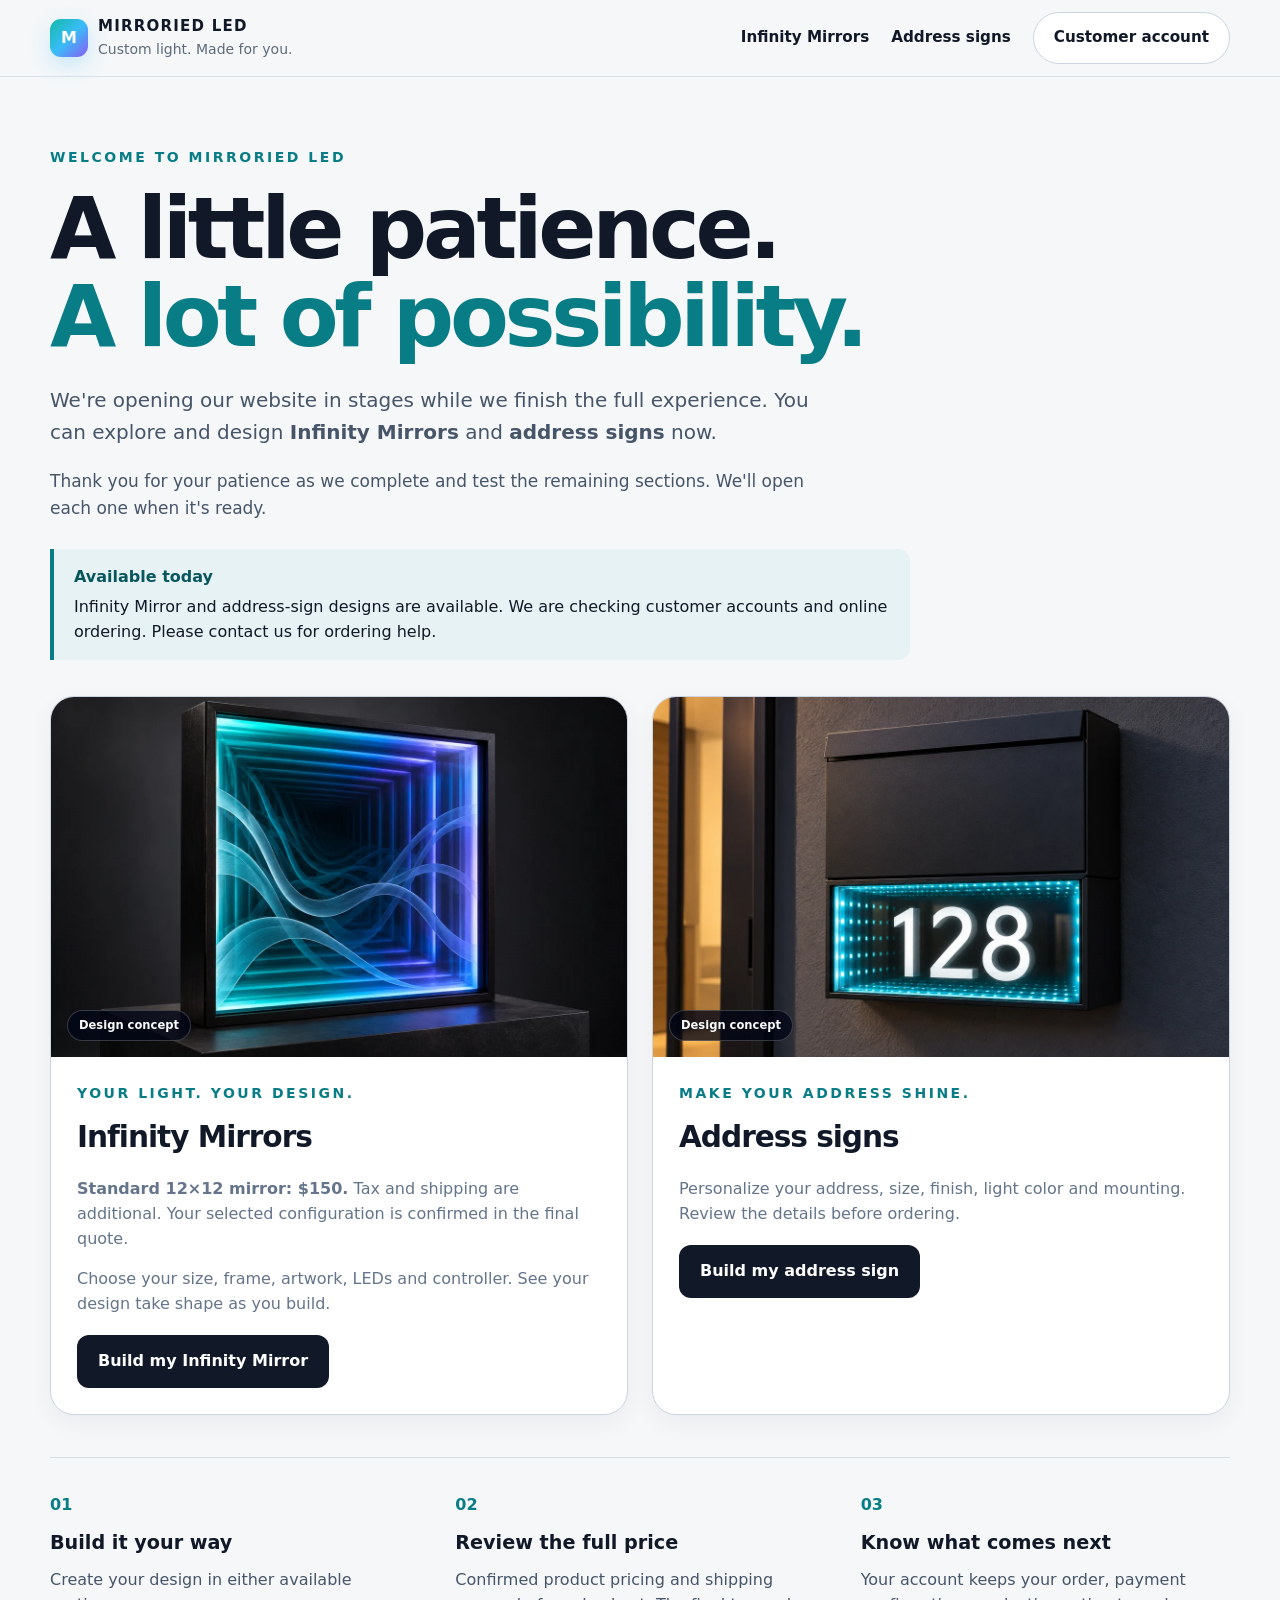
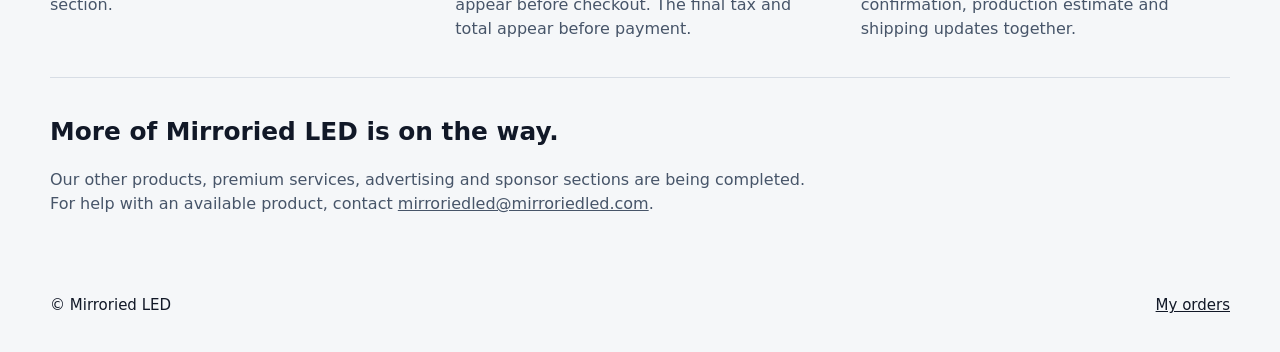
<file: index.html>
<!doctype html>
<html lang="en">
<head>
<meta charset="utf-8"><meta name="viewport" content="width=device-width, initial-scale=1">
<meta name="description" content="Mirroried LED is opening in stages. Design your custom Infinity Mirror or illuminated address sign while we complete the rest of our website.">
<title>Mirroried LED — Welcome</title><link rel="stylesheet" href="styles.css?v=fa9f4d1a78f6"><script src="shop/availability.js" defer></script>
</head>
<body class="opening-page">
<a class="skip-link" href="#main">Skip to content</a>
<header class="site-header"><div class="shell header-inner"><a class="brand" href="./" aria-label="Mirroried LED home"><span class="brand-mark">M</span><span><strong>MIRRORIED LED</strong><small>Custom light. Made for you.</small></span></a><nav class="opening-nav" aria-label="Primary navigation"><a href="infinity-builder/">Infinity Mirrors</a><a href="address-builder/">Address signs</a><a class="button secondary" href="shop/">Customer account</a></nav></div></header>
<main id="main">
<section class="opening-intro shell"><p class="eyebrow">WELCOME TO MIRRORIED LED</p><h1>A little patience.<br><span>A lot of possibility.</span></h1><p class="opening-lede">We're opening our website in stages while we finish the full experience. You can explore and design <strong>Infinity Mirrors</strong> and <strong>address signs</strong> now.</p><p>Thank you for your patience as we complete and test the remaining sections. We'll open each one when it's ready.</p><div class="opening-notice" role="status"><strong>Available today</strong><p id="orderingStatus">Infinity Mirror and address-sign designs are available. Checking customer accounts and online ordering…</p></div></section>
<section class="shell opening-products" id="products" aria-label="Available product sections">
<article class="product-card"><figure class="product-art"><img src="infinity-mirror.webp" width="1200" height="800" alt="Turquoise and blue infinity mirror design concept" fetchpriority="high"><figcaption class="image-caption">Design concept</figcaption></figure><div class="product-body"><p class="eyebrow">YOUR LIGHT. YOUR DESIGN.</p><h2>Infinity Mirrors</h2><p><strong>Standard 12×12 mirror: $150.</strong> Tax and shipping are additional. Your selected configuration is confirmed in the final quote.</p><p>Choose your size, frame, artwork, LEDs and controller. See your design take shape as you build.</p><a class="button primary" href="infinity-builder/">Build my Infinity Mirror</a></div></article>
<article class="product-card"><figure class="product-art"><img src="address-sign.webp" width="1200" height="800" alt="Illuminated address sign and mailbox design concept" decoding="async"><figcaption class="image-caption">Design concept</figcaption></figure><div class="product-body"><p class="eyebrow">MAKE YOUR ADDRESS SHINE.</p><h2>Address signs</h2><p>Personalize your address, size, finish, light color and mounting. Review the details before ordering.</p><a class="button primary" href="address-builder/">Build my address sign</a></div></article>
</section>
<section class="shell opening-process" aria-label="How ordering works"><div><span>01</span><h3>Build it your way</h3><p>Create your design in either available section.</p></div><div><span>02</span><h3>Review the full price</h3><p>Confirmed product pricing and shipping appear before checkout. The final tax and total appear before payment.</p></div><div><span>03</span><h3>Know what comes next</h3><p>Your account keeps your order, payment confirmation, production estimate and shipping updates together.</p></div></section>
<section class="shell opening-rest"><h2>More of Mirroried LED is on the way.</h2><p>Our other products, premium services, advertising and sponsor sections are being completed. For help with an available product, contact <a href="mailto:mirroriedled@mirroriedled.com">mirroriedled@mirroriedled.com</a>.</p></section>
</main><footer class="opening-footer shell"><span>© Mirroried LED</span><a href="shop/">My orders</a></footer>
</body></html>
</file>
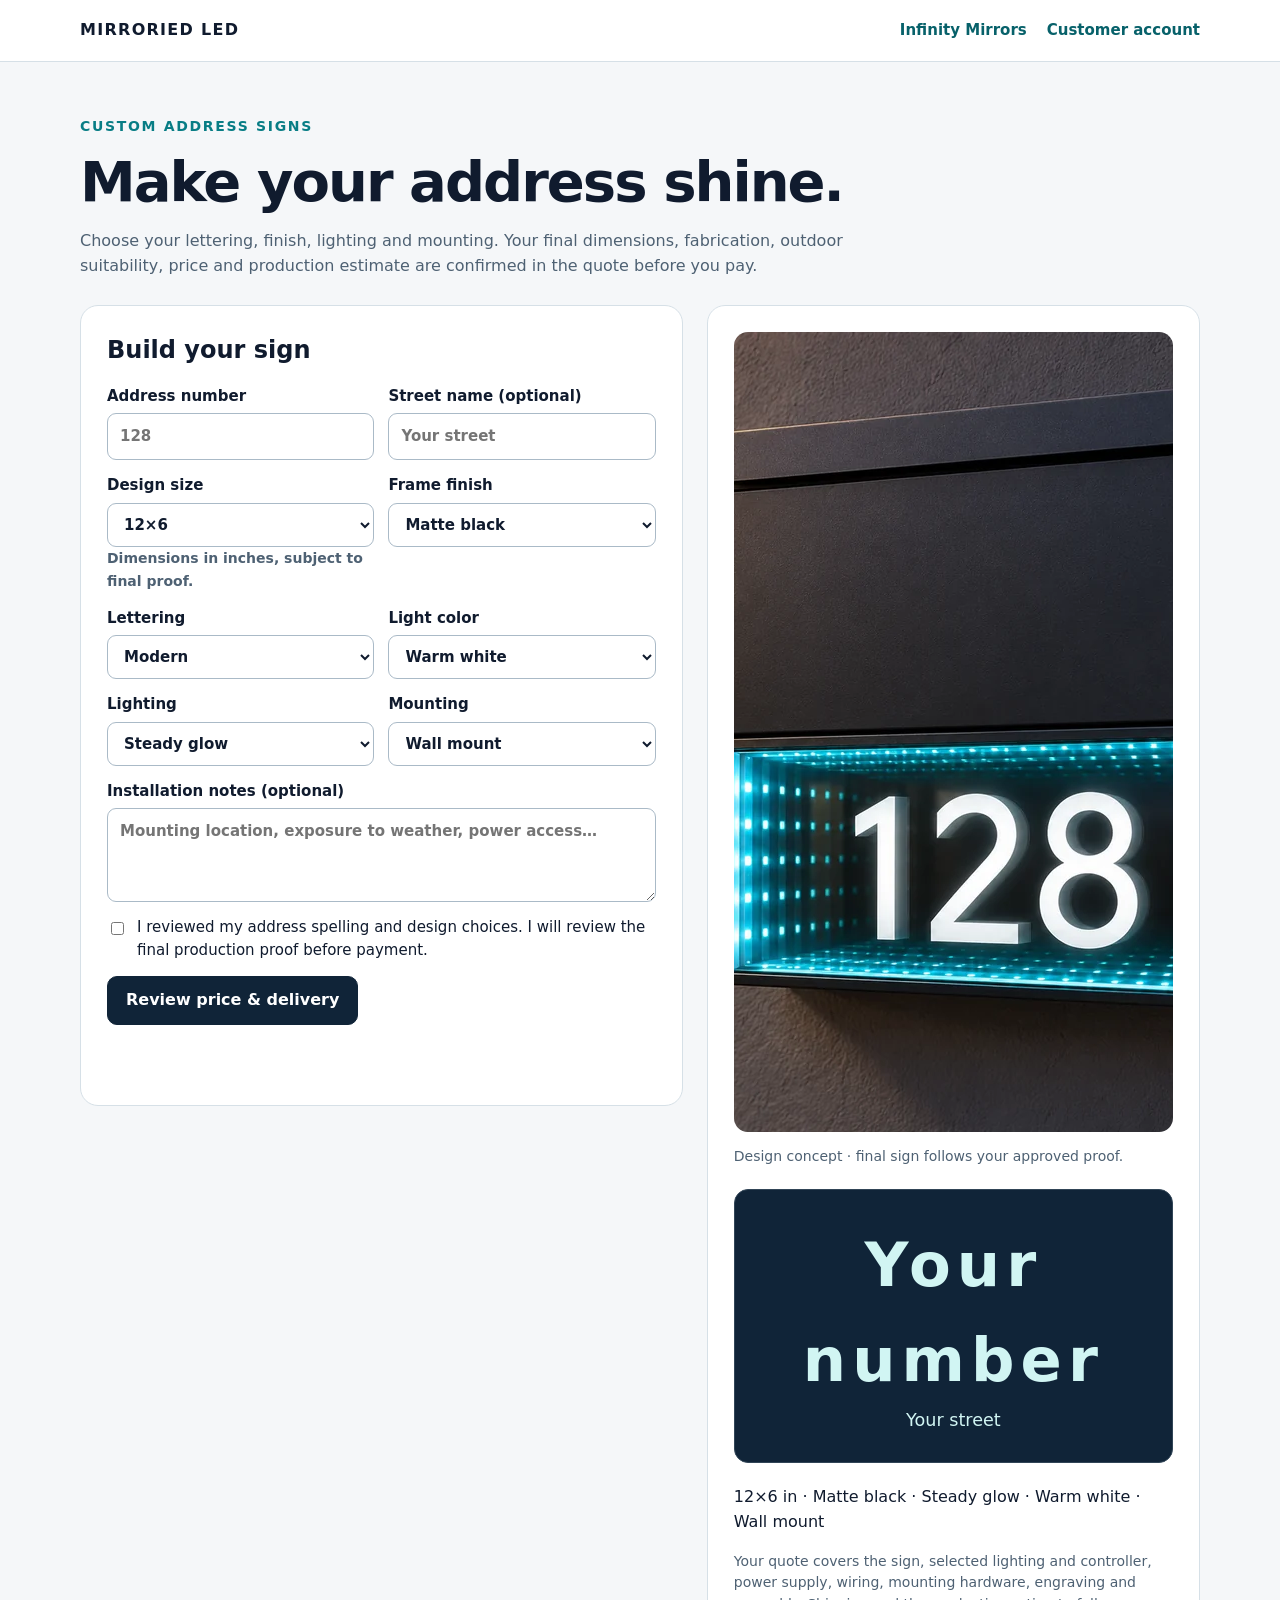
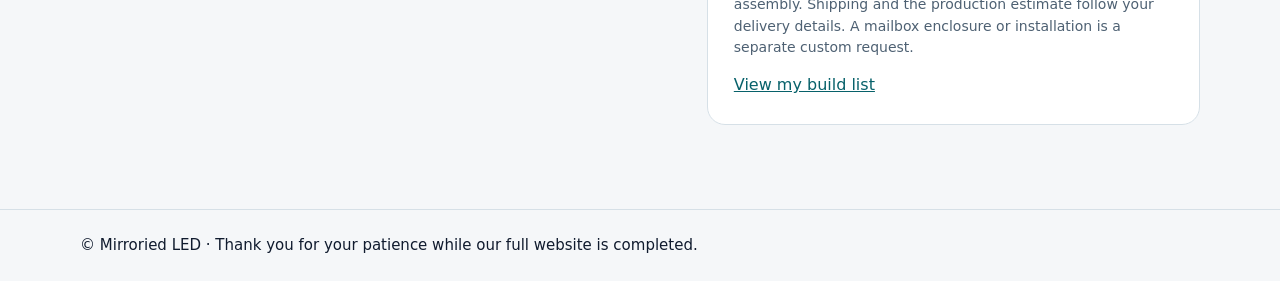
<file: address-builder/index.html>
<!doctype html><html lang="en"><head><meta charset="utf-8"><meta name="viewport" content="width=device-width, initial-scale=1"><meta name="description" content="Personalize your Mirroried LED illuminated address sign, then review a complete quote, production estimate and secure payment."><title>Build an address sign — Mirroried LED</title><link rel="stylesheet" href="../shop/shop.css"><script src="builder.js" defer></script></head><body><a class="skip-link" href="#main">Skip to content</a><header><div class="shell"><a class="brand" href="../">MIRRORIED LED</a><nav aria-label="Product navigation"><a href="../infinity-builder/">Infinity Mirrors</a><a href="../shop/">Customer account</a></nav></div></header><main class="shell" id="main"><p class="eyebrow">CUSTOM ADDRESS SIGNS</p><h1>Make your address shine.</h1><p class="lede">Choose your lettering, finish, lighting and mounting. Your final dimensions, fabrication, outdoor suitability, price and production estimate are confirmed in the quote before you pay.</p><div class="grid"><section class="panel"><h2>Build your sign</h2><form id="signForm"><div class="fields"><label>Address number<input name="number" maxlength="12" pattern="[A-Za-z0-9 -]{1,12}" placeholder="128" required></label><label>Street name (optional)<input name="street" maxlength="60" placeholder="Your street"></label><label>Design size<select name="size"><option>12×6</option><option>18×8</option><option>24×10</option></select><span class="fine">Dimensions in inches, subject to final proof.</span></label><label>Frame finish<select name="finish"><option>Matte black</option><option>White</option><option>Natural birch</option></select></label><label>Lettering<select name="font"><option>Modern</option><option>Classic</option></select></label><label>Light color<select name="color"><option>Warm white</option><option>Cool white</option><option>Turquoise</option><option>Blue</option><option>Purple</option></select></label><label>Lighting<select name="lighting"><option>Steady glow</option><option>Addressable effects</option></select></label><label>Mounting<select name="mount"><option>Wall mount</option><option>Post mount</option></select></label></div><label>Installation notes (optional)<textarea name="notes" maxlength="2000" rows="3" placeholder="Mounting location, exposure to weather, power access…"></textarea></label><label class="check"><input type="checkbox" required><span>I reviewed my address spelling and design choices. I will review the final production proof before payment.</span></label><button type="submit" class="button primary">Review price & delivery</button><p class="message" id="signMessage" role="status"></p></form></section><aside class="panel sticky"><img class="address-concept" src="../address-sign.webp" width="1200" height="800" alt="Illuminated address sign and mailbox design concept"><p class="preview-label">Design concept · final sign follows your approved proof.</p><div class="address-preview" aria-label="Your address lettering preview"><strong id="numberPreview">Your number</strong><span id="streetPreview">Your street</span></div><p id="signSummary"></p><p class="fine">Your quote covers the sign, selected lighting and controller, power supply, wiring, mounting hardware, engraving and assembly. Shipping and the production estimate follow your delivery details. A mailbox enclosure or installation is a separate custom request.</p><a href="../shop/">View my build list</a></aside></div></main><footer><div class="shell">© Mirroried LED · Thank you for your patience while our full website is completed.</div></footer></body></html>
</file>
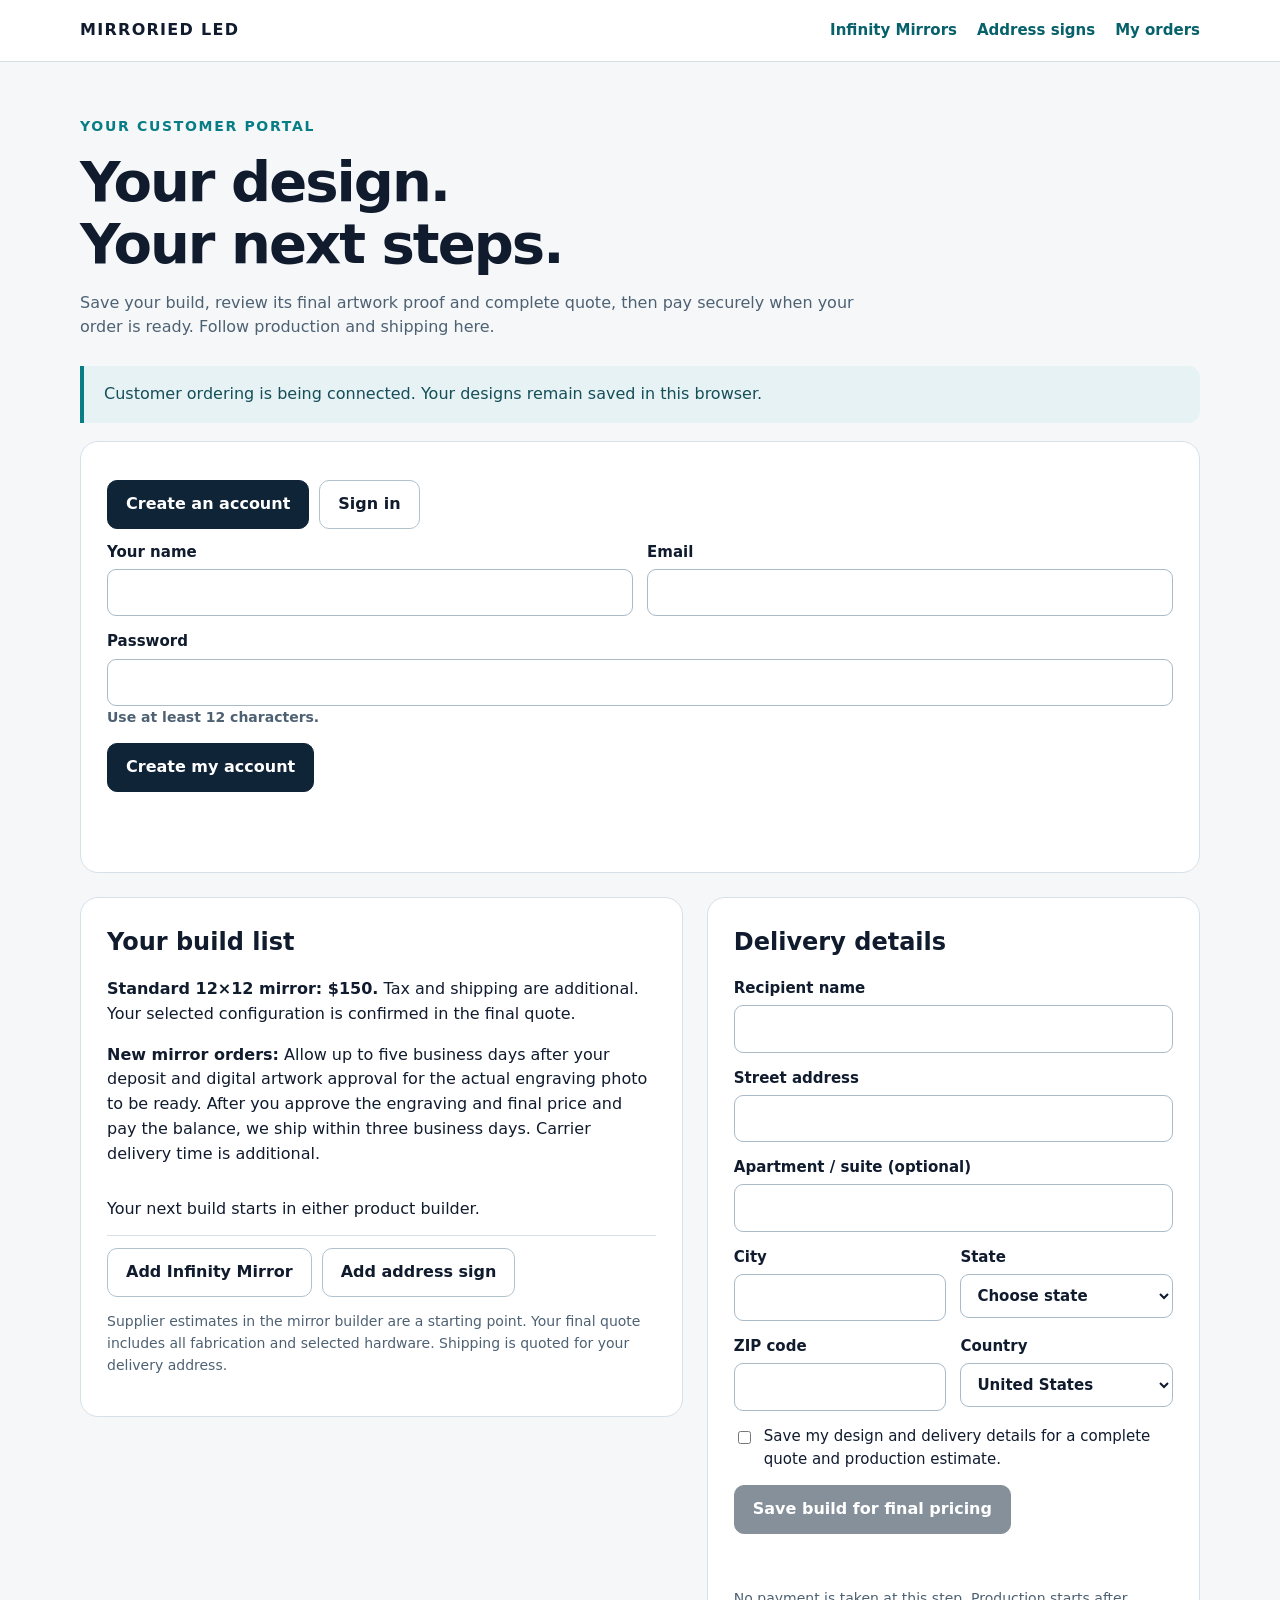
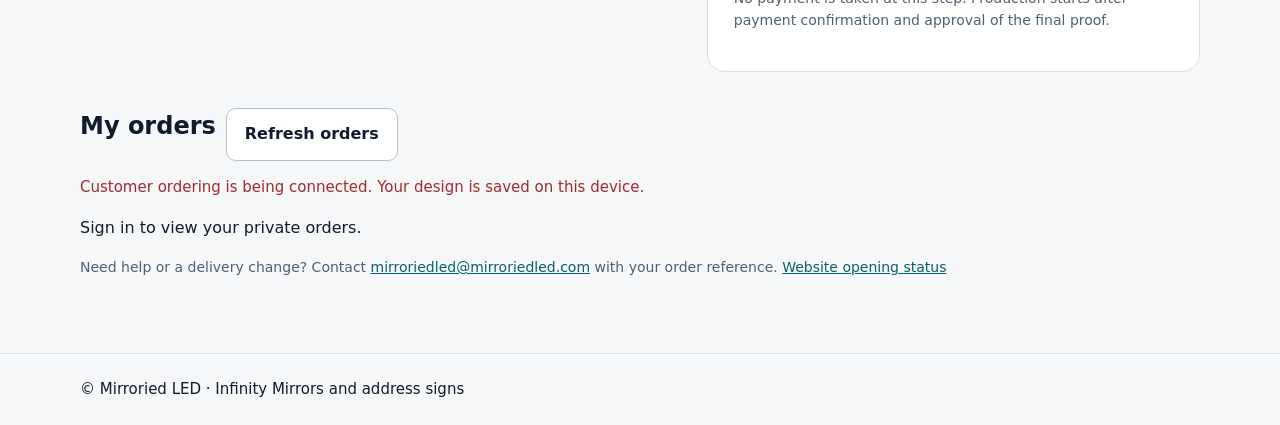
<file: customer-portal/index.html>
<!doctype html><html lang="en"><head><meta charset="utf-8"><meta name="viewport" content="width=device-width, initial-scale=1"><meta http-equiv="refresh" content="0;url=../shop/"><meta name="description" content="Mirroried LED customer ordering for Infinity Mirrors and address signs."><title>Customer Portal — Mirroried LED</title><link rel="stylesheet" href="../shop/shop.css"></head><body><main class="shell"><h1>Your customer portal</h1><p><a class="button primary" href="../shop/">Open my builds, quotes and orders</a></p><p>The Infinity Mirror and address-sign ordering portal is now at this link.</p></main></body></html>
</file>
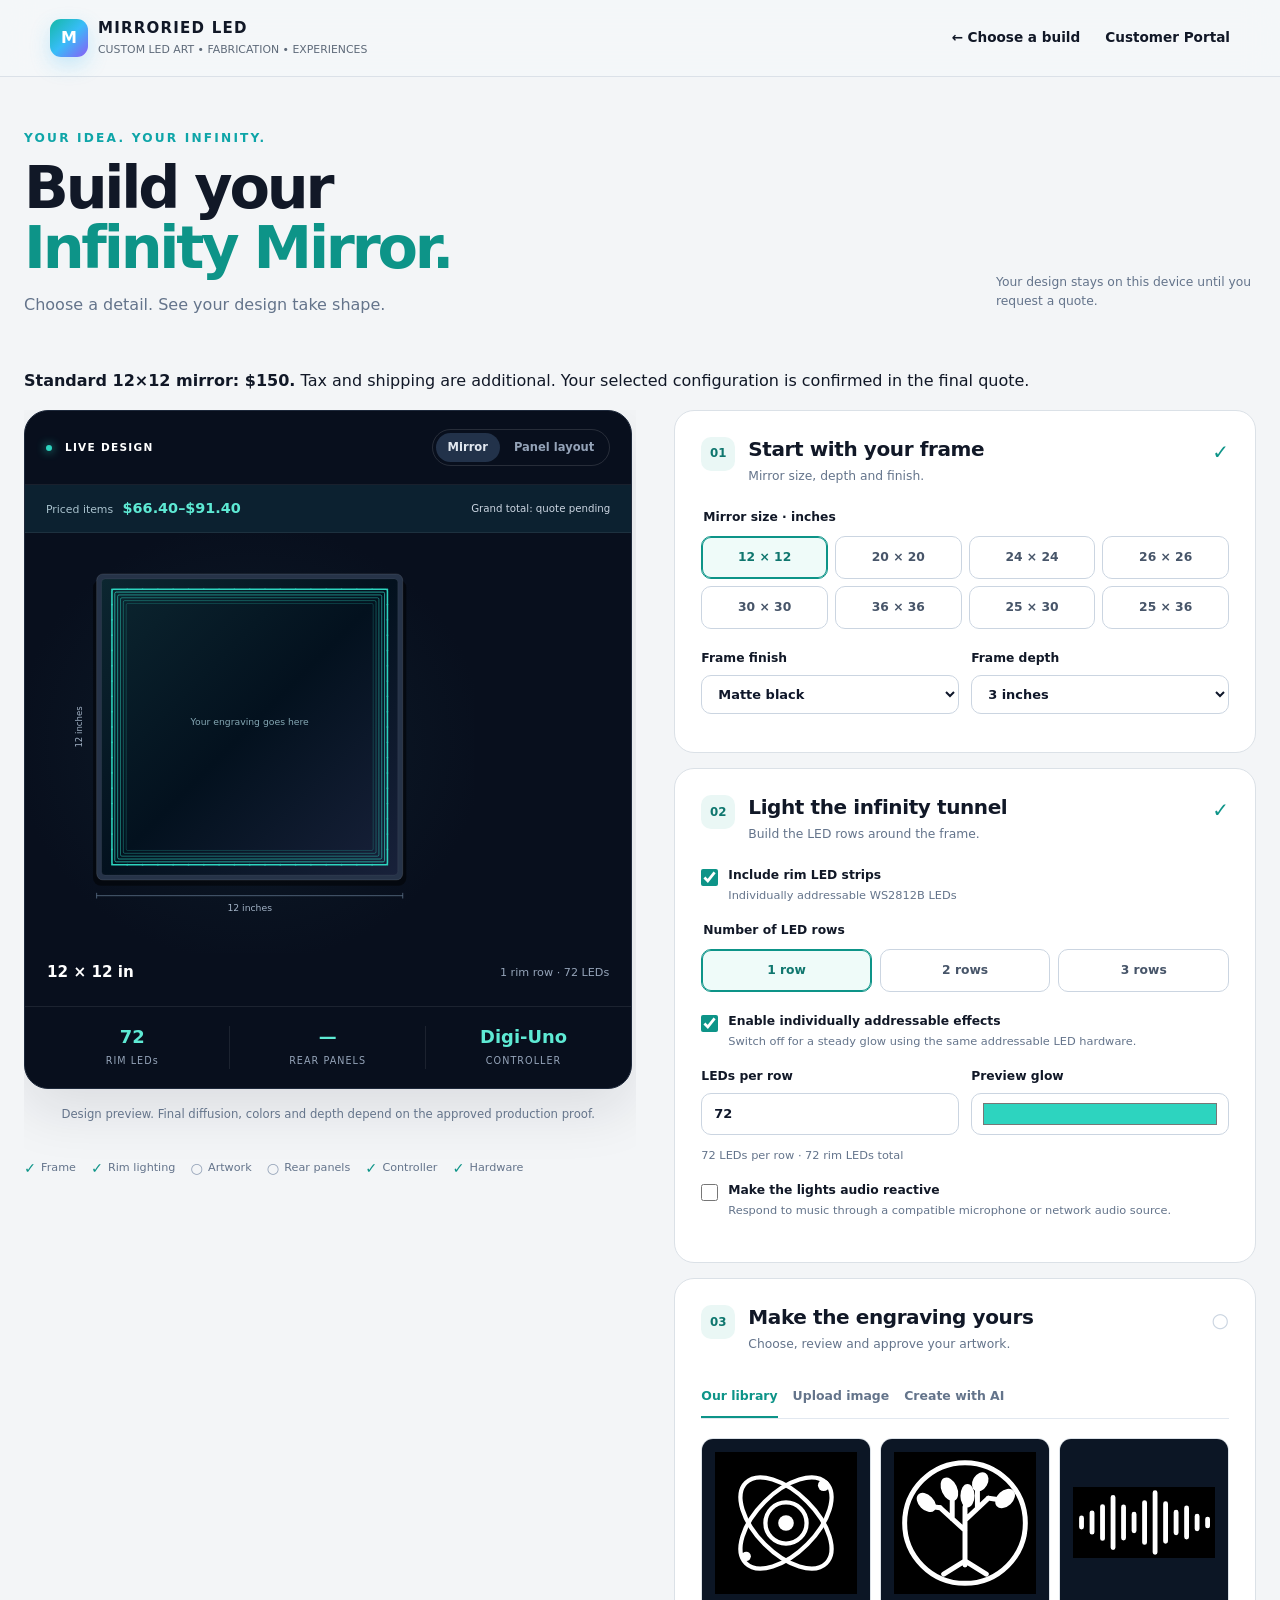
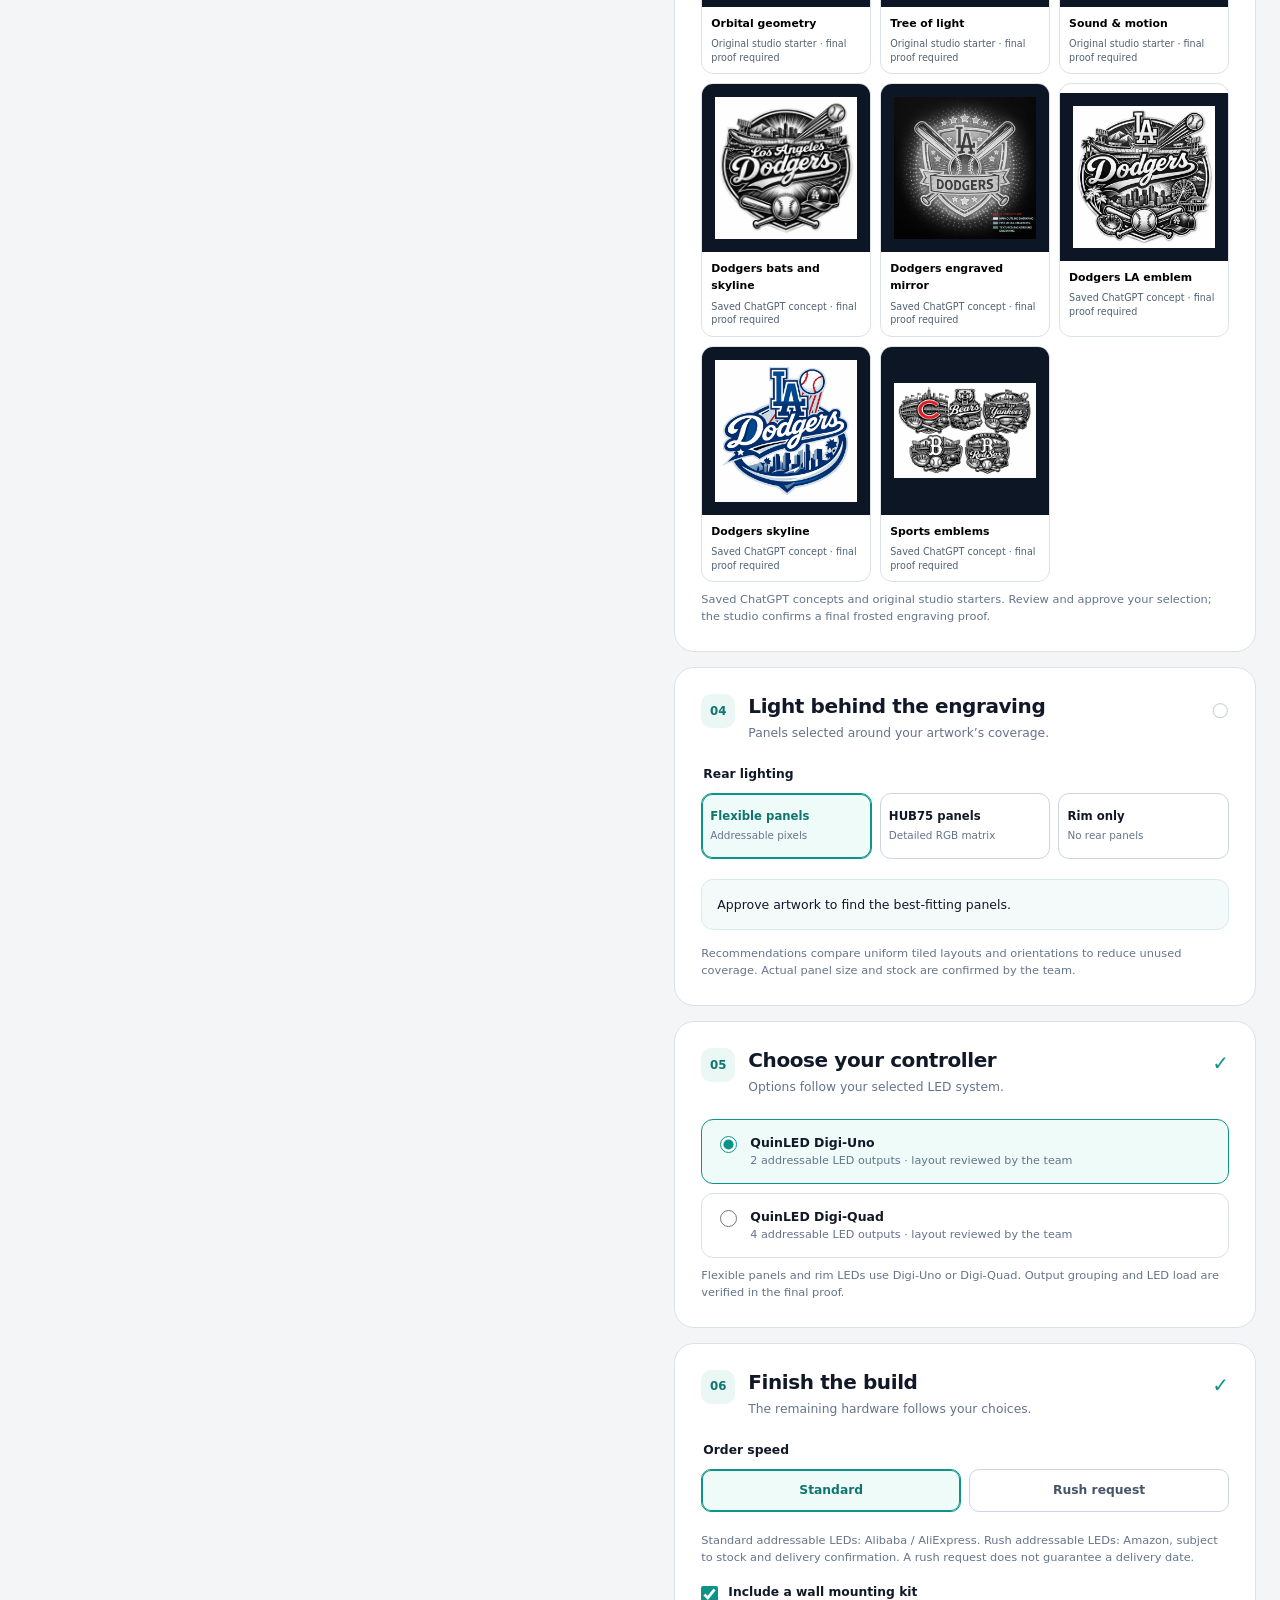
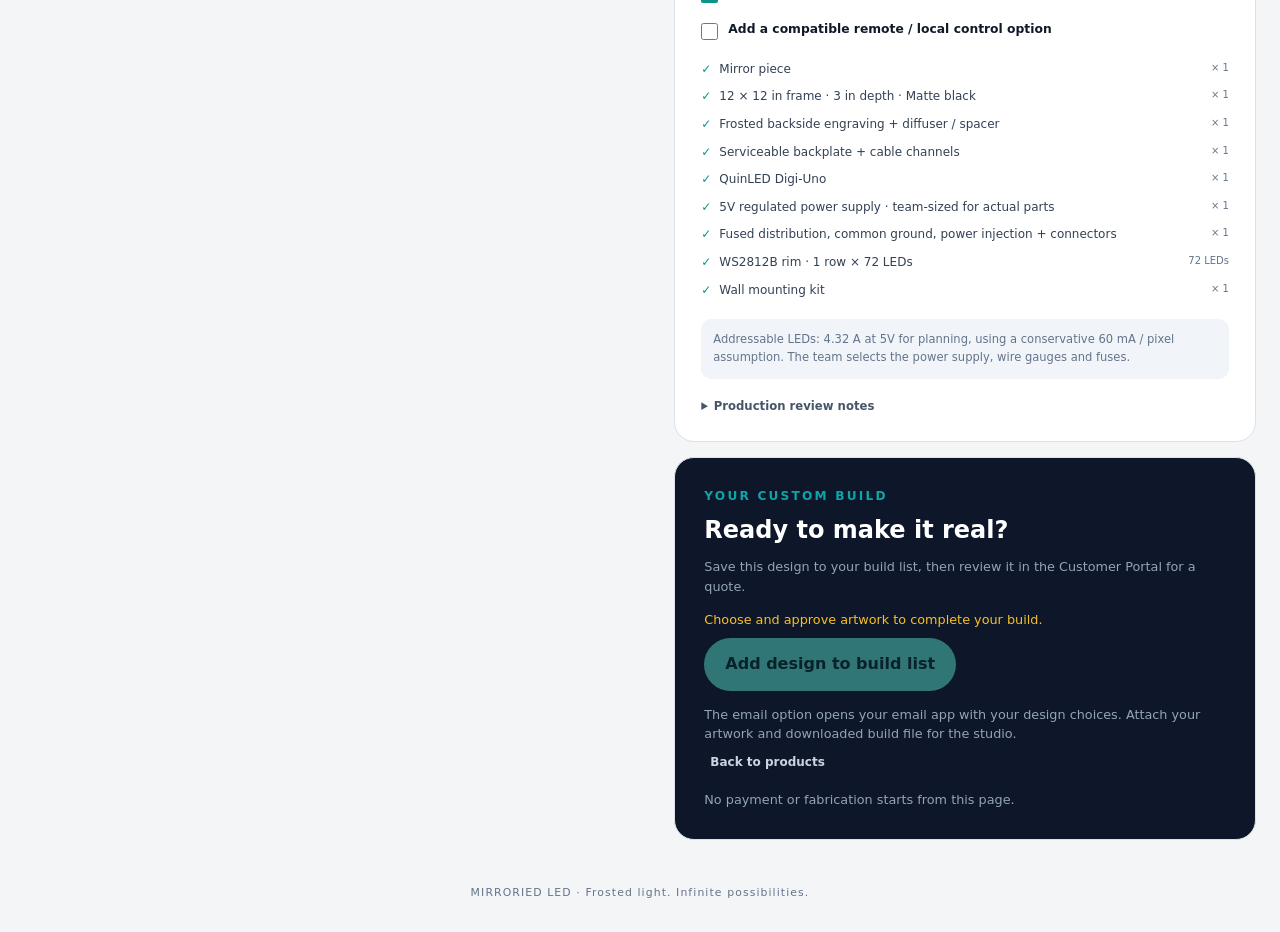
<file: infinity-builder/index.html>
<!doctype html>
<html lang="en">
<head>
  <meta charset="utf-8"><meta name="viewport" content="width=device-width, initial-scale=1">
  <title>Build your Infinity Mirror · Mirroried LED</title>
  <meta name="description" content="Design your infinity mirror with a live preview, custom frosted engraving, rim LED rows, rear panels and compatible controllers.">
  <link rel="stylesheet" href="../styles.css?v=fa9f4d1a78f6"><link rel="stylesheet" href="builder.css?v=a43dbb02f621">
  <script src="engine.js?v=d0d48752586b" defer></script><script src="draft-store.js?v=38099ce1e2c4" defer></script><script src="builder.js?v=8ca9ae639746" defer></script>
</head>
<body class="builder-page">
  <a class="skip-link" href="#build-controls">Skip to build options</a>
  <header class="site-header"><div class="shell header-inner">
    <a class="brand" href="../"><span class="brand-mark">M</span><span><strong>MIRRORIED LED</strong><small>CUSTOM LED ART • FABRICATION • EXPERIENCES</small></span></a>
    <nav class="builder-nav" aria-label="Builder navigation"><a href="../products/">← Choose a build</a><a href="../customer-portal/">Customer Portal</a></nav>
  </div></header>
  <main class="builder-shell" id="main">
    <div class="builder-heading"><div><p class="eyebrow">YOUR IDEA. YOUR INFINITY.</p><h1>Build your<br><span>Infinity Mirror.</span></h1><p>Choose a detail. See your design take shape.</p></div><div class="saved-label" id="draftStatus" role="status">Your design stays on this device until you request a quote.</div></div>
    <p><strong>Standard 12×12 mirror: $150.</strong> Tax and shipping are additional. Your selected configuration is confirmed in the final quote.</p>
    <div id="loadError" class="build-message" role="alert" hidden></div>
    <div class="builder-layout">
      <aside class="preview-column" aria-label="Live mirror design">
        <div class="preview-card">
          <div class="preview-toolbar"><span><i class="live-dot"></i> LIVE DESIGN</span><div class="view-toggle" role="group" aria-label="Preview view"><button class="active" id="frontView" type="button" aria-pressed="true">Mirror</button><button id="rearView" type="button" aria-pressed="false">Panel layout</button></div></div>
          <div class="preview-price-strip"><span>Priced items <strong id="previewPrice">—</strong></span><small id="previewPriceStatus">Grand total: quote pending</small></div>
          <div class="mirror-stage"><svg id="mirrorPreview" viewBox="0 0 600 590" role="img" aria-label="Your custom infinity mirror design"><title>Your custom infinity mirror</title></svg></div>
          <div class="preview-caption"><strong id="previewSize">12 × 12 in</strong><span id="previewLabel">1 rim row · 72 LEDs</span></div>
          <div class="preview-stats"><div><span id="statRim">72</span><small>RIM LEDs</small></div><div><span id="statPanels">—</span><small>REAR PANELS</small></div><div><span id="statController">Digi-Uno</span><small>CONTROLLER</small></div></div>
        </div>
        <p class="preview-note">Design preview. Final diffusion, colors and depth depend on the approved production proof.</p>
        <ol class="build-progress" id="progressList" aria-label="Your build checklist"><li>Frame</li><li>Rim lighting</li><li>Artwork</li><li>Rear panels</li><li>Controller</li><li>Hardware</li></ol>
        <div class="preview-actions"><button type="button" class="button secondary" id="saveDraft">Save on this device</button><button type="button" class="button text-button" id="downloadSpec">Download build</button></div>
        <section class="price-tracker" aria-labelledby="priceHeading">
          <div class="price-heading"><div><p class="eyebrow">YOUR BUILD, ITEM BY ITEM</p><h2 id="priceHeading">Price tracker</h2></div><span class="price-badge">USD</span></div>
          <div class="price-summary" aria-live="polite" aria-atomic="true"><span id="priceTotalLabel">Priced items estimate</span><strong id="priceSubtotal">—</strong><small id="priceStatus">Updating your build…</small></div>
          <details class="price-breakdown"><summary>View items & add-ons</summary><ul id="priceLines" aria-label="Build prices"></ul></details>
          <div class="price-grand"><span>Grand total</span><strong id="priceGrandTotal">Quote pending</strong></div>
          <p class="price-notice" id="priceNotice"></p>
          <details class="supplier-details"><summary>Frame pricing & suppliers</summary><p id="supplierPolicy"></p><ul id="frameOffers"></ul><p id="supplierDate"></p></details>
        </section>
      </aside>
      <div class="controls-column" id="build-controls">
        <section class="build-section" aria-labelledby="frameHeading"><div class="step-heading"><span>01</span><div><h2 id="frameHeading">Start with your frame</h2><p>Mirror size, depth and finish.</p></div><span class="step-tick" id="tick-frame">✓</span></div>
          <fieldset><legend>Mirror size · inches</legend><div class="size-grid" id="sizeOptions"></div></fieldset>
          <div class="field-pair"><label>Frame finish<select id="frameFinish"><option>Matte black</option><option>Natural birch</option><option>White</option></select></label><label>Frame depth<select id="frameDepth"><option value="3">3 inches</option></select></label></div>
        </section>
        <section class="build-section" aria-labelledby="rimHeading"><div class="step-heading"><span>02</span><div><h2 id="rimHeading">Light the infinity tunnel</h2><p>Build the LED rows around the frame.</p></div><span class="step-tick" id="tick-rim">✓</span></div>
          <label class="check-option"><input type="checkbox" id="rimEnabled" checked><span><strong>Include rim LED strips</strong><small>Individually addressable WS2812B LEDs</small></span></label>
          <div id="rimOptions"><fieldset><legend>Number of LED rows</legend><div class="choice-row" id="rowOptions"><label><input type="radio" name="rows" value="1" checked><span>1 row</span></label><label><input type="radio" name="rows" value="2"><span>2 rows</span></label><label><input type="radio" name="rows" value="3"><span>3 rows</span></label></div></fieldset>
          <label class="check-option"><input type="checkbox" id="addressableEffects" checked><span><strong>Enable individually addressable effects</strong><small>Switch off for a steady glow using the same addressable LED hardware.</small></span></label>
          <div class="field-pair"><label>LEDs per row<input type="number" id="ledCount" min="24" max="2000" step="1" value="72" inputmode="numeric"></label><label>Preview glow<input type="color" id="ledColor" value="#2dd4bf"></label></div><p class="field-note" id="densityNote">72 LEDs per row · 72 rim LEDs total</p></div>
          <label class="check-option"><input type="checkbox" id="audioReactive"><span><strong>Make the lights audio reactive</strong><small>Respond to music through a compatible microphone or network audio source.</small></span></label>
        </section>
        <section class="build-section" aria-labelledby="artHeading"><div class="step-heading"><span>03</span><div><h2 id="artHeading">Make the engraving yours</h2><p>Choose, review and approve your artwork.</p></div><span class="step-tick pending" id="tick-art">○</span></div>
          <div class="art-tabs" role="tablist" aria-label="Artwork source"><button role="tab" id="tab-gallery" aria-selected="true" aria-controls="panel-gallery" data-art-tab="gallery">Our library</button><button role="tab" id="tab-upload" aria-selected="false" tabindex="-1" aria-controls="panel-upload" data-art-tab="upload">Upload image</button><button role="tab" id="tab-ai" aria-selected="false" tabindex="-1" aria-controls="panel-ai" data-art-tab="ai">Create with AI</button></div>
          <div role="tabpanel" id="panel-gallery" aria-labelledby="tab-gallery"><div class="gallery-grid" id="artGallery"></div><p class="field-note">Saved ChatGPT concepts and original studio starters. Review and approve your selection; the studio confirms a final frosted engraving proof.</p></div>
          <div role="tabpanel" id="panel-upload" aria-labelledby="tab-upload" hidden><label class="upload-zone">Choose your artwork<input type="file" id="artUpload" accept="image/png,image/jpeg,image/webp"><span>PNG, JPEG or WebP · up to 10 MB</span></label><label>Engraved parts<select id="uploadPolarity"><option value="dark">Dark artwork on a light background</option><option value="light">Light artwork on a dark background</option></select></label><p class="field-note">The preview turns your image into a frosted light mask. The original is kept for the team’s proof. PDF/SVG source files can be attached in the Customer Portal.</p></div>
          <div role="tabpanel" id="panel-ai" aria-labelledby="tab-ai" hidden>
            <p class="ai-availability" id="aiAvailability" role="status">Checking artwork studio availability…</p><p class="field-note">Want the studio to create your image? <a href="../#contact">Request a custom artwork design</a>.</p>
            <form id="aiForm"><label>What would you like engraved?<textarea id="aiSubject" rows="2" maxlength="1200" placeholder="A trumpet surrounded by flowing music, with my name underneath…" required></textarea></label>
              <label>Type of image<select id="aiType"><option value="music">Music / instrument</option><option value="nature">Nature / animal</option><option value="portrait">Portrait / memorial</option><option value="logo">Logo / lettering</option><option value="sports">Sports / stadium</option><option value="geometric">Geometric / abstract</option><option value="other">Something else</option></select></label>
              <button class="button secondary" type="button" id="askAI">Guide my design</button><div class="ai-questions" id="aiQuestions"></div>
              <label class="check-option"><input type="checkbox" id="aiConsent"><span><strong>Create this artwork using AI</strong><small>Your description and answers will be sent to the artwork service.</small></span></label>
              <button class="button primary" type="submit" id="generateArt">Generate engraving concept</button>
            </form><p class="field-note">Every request includes our frosted backside engraving rules, broad light areas, safe margins and no visible LED dots. The team verifies the final proof.</p>
          </div>
          <div class="art-review" id="artReview" hidden><div class="art-review-image"><img id="artCandidate" alt="Engraving artwork awaiting your approval"></div><div><strong id="artCandidateName"></strong><p class="field-note">White areas show the proposed engraving. Review the image before adding it to your mirror.</p><button type="button" id="approveArt" class="button primary">Approve & add to mirror</button><button type="button" id="discardArt" class="button text-button">Choose another</button></div></div>
          <div id="approvedArt" class="approved-art" hidden><span>✓</span><div><strong id="approvedArtName"></strong><small>Approved for this design · production proof follows</small></div><button type="button" id="changeArt">Change</button></div>
          <label class="art-scale" id="artScaleField" hidden>Artwork size <span id="artScaleLabel">65% of safe area</span><input type="range" id="artScale" min="20" max="100" value="65"></label>
          <p class="build-message" id="artMessage" role="status"></p>
        </section>
        <section class="build-section" aria-labelledby="rearHeading"><div class="step-heading"><span>04</span><div><h2 id="rearHeading">Light behind the engraving</h2><p>Panels selected around your artwork’s coverage.</p></div><span class="step-tick pending" id="tick-rear">○</span></div>
          <fieldset><legend>Rear lighting</legend><div class="rear-options"><label><input type="radio" name="rear" value="flex" checked><span><strong>Flexible panels</strong><small>Addressable pixels</small></span></label><label><input type="radio" name="rear" value="hub75"><span><strong>HUB75 panels</strong><small>Detailed RGB matrix</small></span></label><label><input type="radio" name="rear" value="none"><span><strong>Rim only</strong><small>No rear panels</small></span></label></div></fieldset>
          <div id="panelResult" class="panel-result"><p>Approve artwork to find the best-fitting panels.</p></div>
          <label id="panelSelectField" hidden>Panel layout<select id="panelSelect"></select></label><p class="field-note">Recommendations compare uniform tiled layouts and orientations to reduce unused coverage. Actual panel size and stock are confirmed by the team.</p>
        </section>
        <section class="build-section" aria-labelledby="controllerHeading"><div class="step-heading"><span>05</span><div><h2 id="controllerHeading">Choose your controller</h2><p>Options follow your selected LED system.</p></div><span class="step-tick" id="tick-controller">✓</span></div>
          <div id="controllerOptions" class="controller-options"></div>
          <label id="rimControllerField" hidden>Separate rim LED controller<select id="rimController"><option value="digi-uno">QuinLED Digi-Uno</option><option value="digi-quad">QuinLED Digi-Quad</option></select></label>
          <p class="field-note" id="controllerNote">Flexible panels and rim LEDs use an addressable LED controller.</p>
        </section>
        <section class="build-section" aria-labelledby="hardwareHeading"><div class="step-heading"><span>06</span><div><h2 id="hardwareHeading">Finish the build</h2><p>The remaining hardware follows your choices.</p></div><span class="step-tick" id="tick-hardware">✓</span></div>
          <fieldset><legend>Order speed</legend><div class="choice-row delivery-options"><label><input type="radio" name="fulfillment" value="standard" checked><span>Standard</span></label><label><input type="radio" name="fulfillment" value="rush"><span>Rush request</span></label></div></fieldset><p class="field-note">Standard addressable LEDs: Alibaba / AliExpress. Rush addressable LEDs: Amazon, subject to stock and delivery confirmation. A rush request does not guarantee a delivery date.</p>
          <label class="check-option"><input type="checkbox" id="wallMount" checked><span>Include a wall mounting kit</span></label><label class="check-option"><input type="checkbox" id="remote"><span>Add a compatible remote / local control option</span></label>
          <ul id="hardwareList" class="hardware-list"></ul><div class="power-note" id="powerNote"></div>
          <details><summary>Production review notes</summary><ul id="reviewNotes"></ul><p>Hardware quantities and power ratings are confirmed before the quote and production proof. Artwork approval here does not start fabrication.</p></details>
        </section>
        <section class="build-section quote-section"><p class="eyebrow">YOUR CUSTOM BUILD</p><h2>Ready to make it real?</h2><p>Save this design to your build list, then review it in the Customer Portal for a quote.</p><p class="build-message" id="buildMessage" role="status"></p><button type="button" class="button primary" id="addBuild" disabled>Add design to build list</button><a id="emailQuote" class="button secondary" hidden>Email this quote request</a><p class="field-note">The email option opens your email app with your design choices. Attach your artwork and downloaded build file for the studio.</p><a class="button text-button" href="../products/">Back to products</a><p class="field-note">No payment or fabrication starts from this page.</p></section>
      </div>
    </div>
  </main><footer class="builder-footer">MIRRORIED LED · Frosted light. Infinite possibilities.</footer>
</body>
</html>
</file>
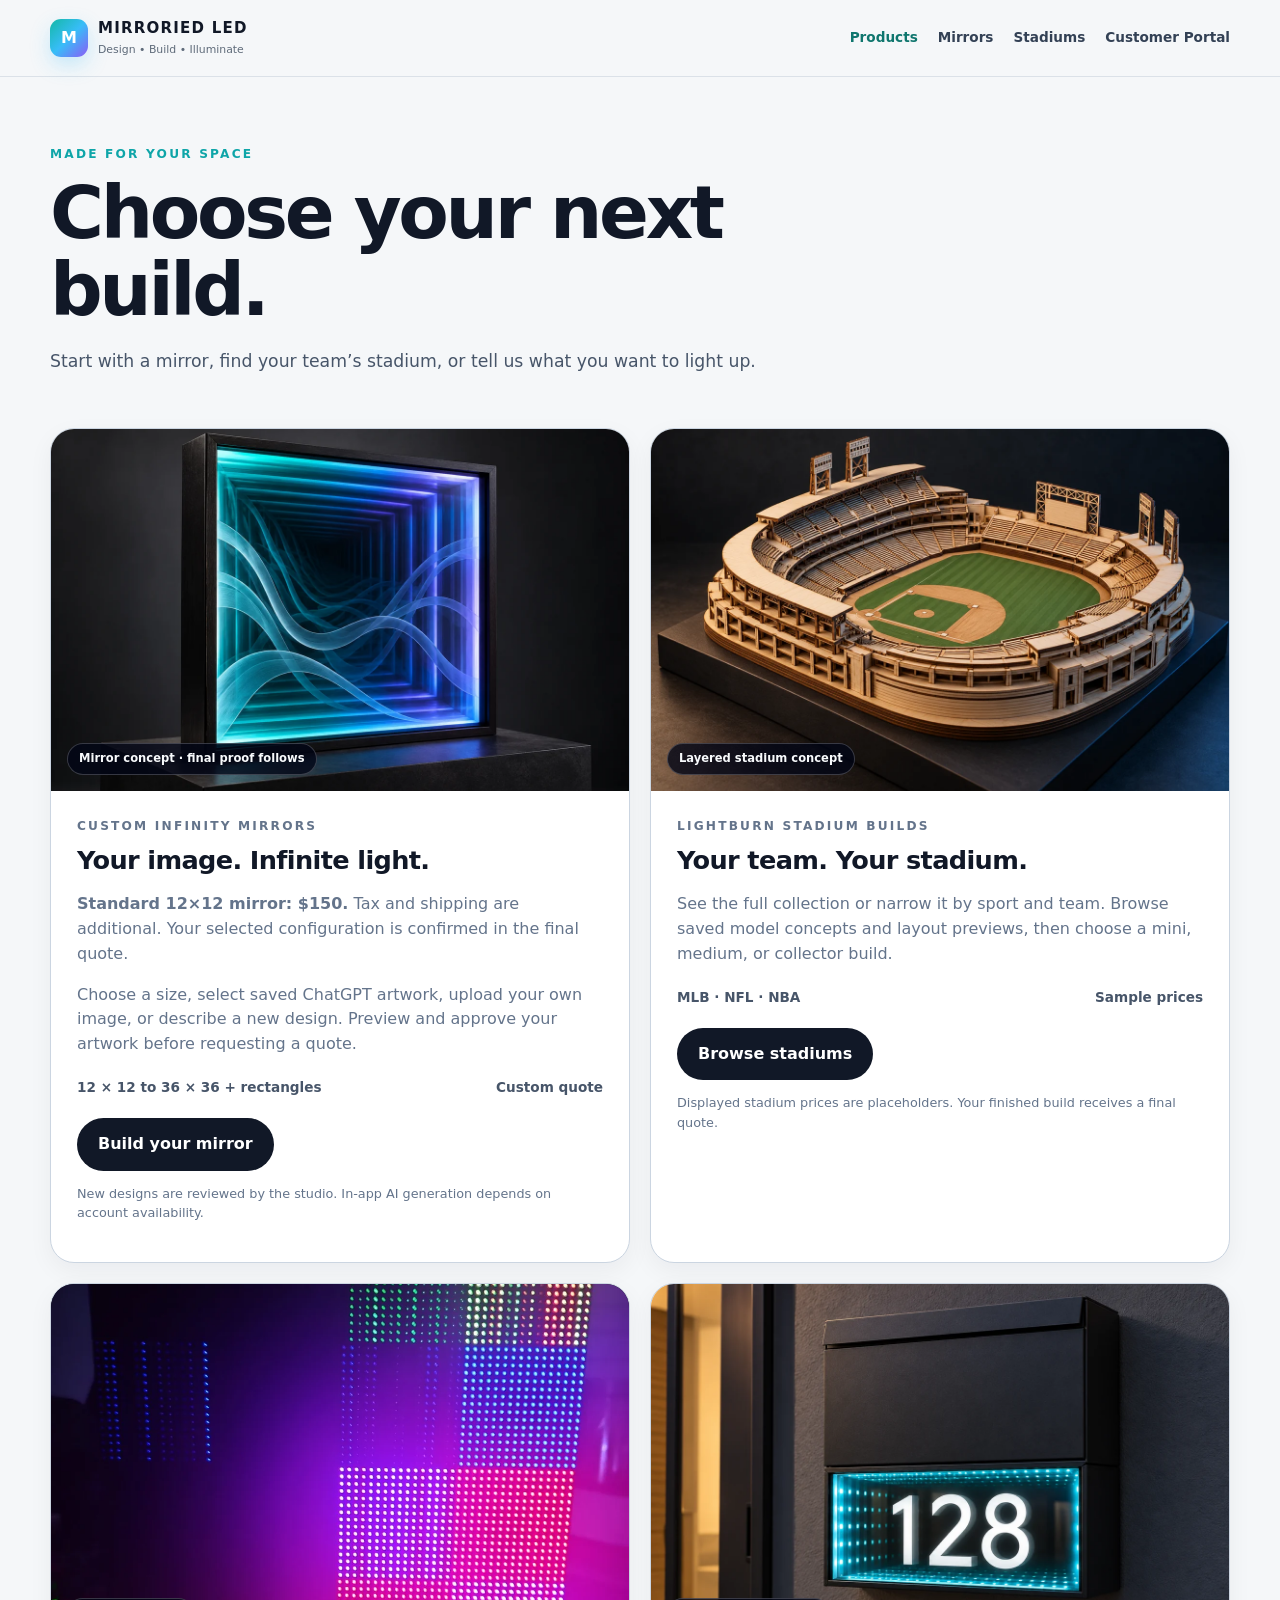
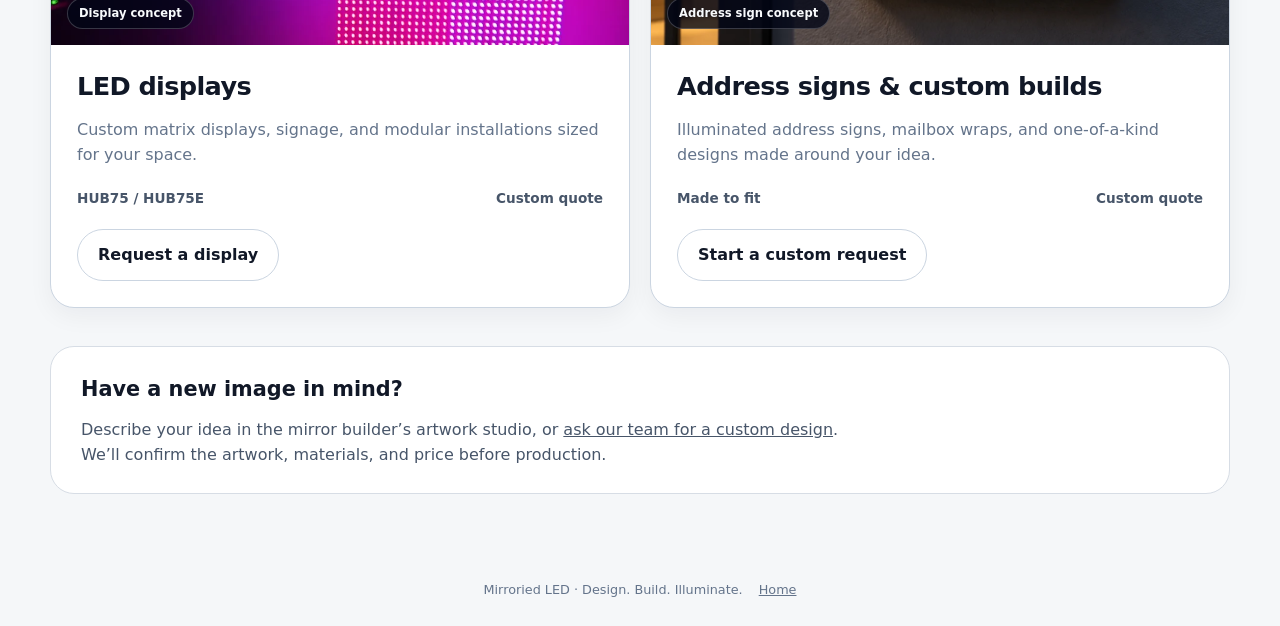
<file: products/index.html>
<!doctype html>
<html lang="en">
<head>
  <meta charset="utf-8"><meta name="viewport" content="width=device-width, initial-scale=1">
  <title>Products · Mirroried LED</title>
  <meta name="description" content="Choose a custom infinity mirror, browse stadium builds by sport and team, or request an LED display or illuminated address sign.">
  <link rel="stylesheet" href="../styles.css?v=fa9f4d1a78f6"><link rel="stylesheet" href="products.css?v=3d3dafe3040b">
</head>
<body class="products-page">
  <a class="skip-link" href="#main">Skip to products</a>
  <header class="site-header"><div class="shell header-inner">
    <a class="brand" href="../"><span class="brand-mark">M</span><span><strong>MIRRORIED LED</strong><small>Design • Build • Illuminate</small></span></a>
    <nav class="catalog-nav" aria-label="Product navigation"><a href="./" aria-current="page">Products</a><a href="../infinity-builder/">Mirrors</a><a href="../stadiums/">Stadiums</a><a href="../customer-portal/">Customer Portal</a></nav>
  </div></header>
  <main class="shell" id="main">
    <section class="products-intro"><p class="eyebrow">MADE FOR YOUR SPACE</p><h1>Choose your next build.</h1><p>Start with a mirror, find your team’s stadium, or tell us what you want to light up.</p></section>
    <section class="product-grid" aria-label="Products">
      <article class="product-card" id="mirrors">
        <figure class="product-art"><img src="../infinity-mirror.webp" alt="Infinity mirror with illuminated engraving"><figcaption class="image-caption">Mirror concept · final proof follows</figcaption></figure>
        <div class="product-body"><p class="eyebrow">CUSTOM INFINITY MIRRORS</p><h2>Your image. Infinite light.</h2><p><strong>Standard 12×12 mirror: $150.</strong> Tax and shipping are additional. Your selected configuration is confirmed in the final quote.</p><p>Choose a size, select saved ChatGPT artwork, upload your own image, or describe a new design. Preview and approve your artwork before requesting a quote.</p><div class="product-meta"><span>12 × 12 to 36 × 36 + rectangles</span><span>Custom quote</span></div><a class="button primary" href="../infinity-builder/">Build your mirror</a><p class="product-note">New designs are reviewed by the studio. In-app AI generation depends on account availability.</p></div>
      </article>
      <article class="product-card" id="stadiums">
        <figure class="product-art"><img src="../stadium-model.webp" alt="Layered stadium model concept"><figcaption class="image-caption">Layered stadium concept</figcaption></figure>
        <div class="product-body"><p class="eyebrow">LIGHTBURN STADIUM BUILDS</p><h2>Your team. Your stadium.</h2><p>See the full collection or narrow it by sport and team. Browse saved model concepts and layout previews, then choose a mini, medium, or collector build.</p><div class="product-meta"><span>MLB · NFL · NBA</span><span>Sample prices</span></div><a class="button primary" href="../stadiums/">Browse stadiums</a><p class="product-note">Displayed stadium prices are placeholders. Your finished build receives a final quote.</p></div>
      </article>
      <article class="product-card">
        <figure class="product-art display-art"><img src="../led-display.webp" alt="Custom LED display concept" loading="lazy"><figcaption class="image-caption">Display concept</figcaption></figure>
        <div class="product-body"><h2>LED displays</h2><p>Custom matrix displays, signage, and modular installations sized for your space.</p><div class="product-meta"><span>HUB75 / HUB75E</span><span>Custom quote</span></div><a class="button secondary" href="../#custom">Request a display</a></div>
      </article>
      <article class="product-card">
        <figure class="product-art"><img src="../address-sign.webp" alt="Illuminated address sign concept" loading="lazy"><figcaption class="image-caption">Address sign concept</figcaption></figure>
        <div class="product-body"><h2>Address signs & custom builds</h2><p>Illuminated address signs, mailbox wraps, and one-of-a-kind designs made around your idea.</p><div class="product-meta"><span>Made to fit</span><span>Custom quote</span></div><a class="button secondary" href="../#custom">Start a custom request</a></div>
      </article>
    </section>
    <aside class="products-help"><h2>Have a new image in mind?</h2><p>Describe your idea in the mirror builder’s artwork studio, or <a href="../#contact">ask our team for a custom design</a>. We’ll confirm the artwork, materials, and price before production.</p></aside>
  </main>
  <footer class="catalog-footer">Mirroried LED · Design. Build. Illuminate. <a href="../">Home</a></footer>
</body>
</html>
</file>
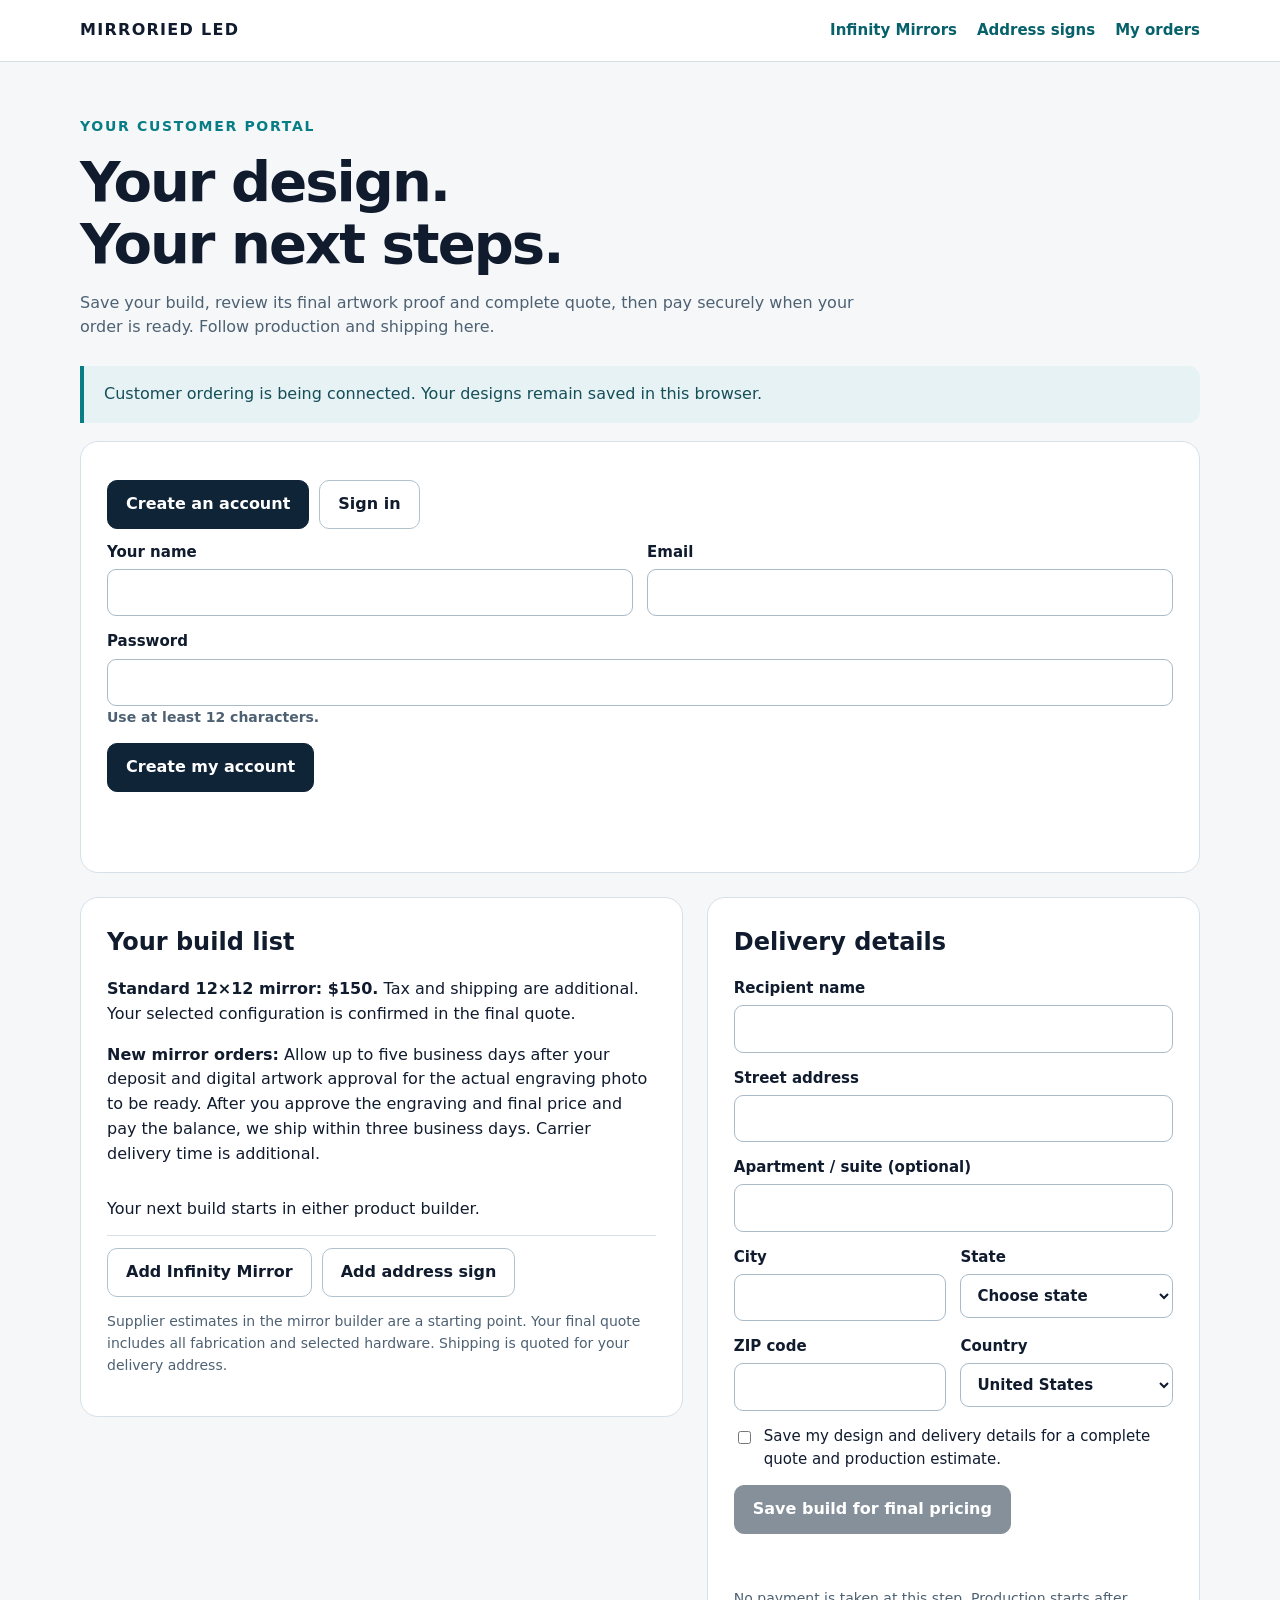
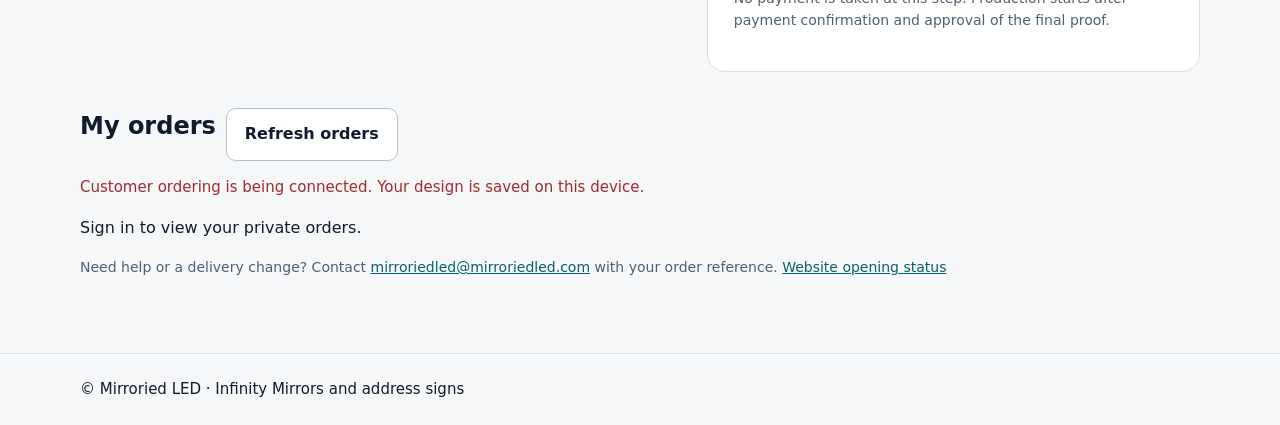
<file: shop/index.html>
<!doctype html><html lang="en"><head><meta charset="utf-8"><meta name="viewport" content="width=device-width, initial-scale=1"><meta name="description" content="Your Mirroried LED Infinity Mirror and address-sign builds, confirmed quotes, secure payment and shipping updates."><title>Customer orders — Mirroried LED</title><link rel="stylesheet" href="shop.css"><script src="../infinity-builder/draft-store.js" defer></script><script src="shop.js?v=20261020-five-day-production" defer></script></head><body>
<a class="skip-link" href="#main">Skip to content</a><header><div class="shell"><a class="brand" href="../">MIRRORIED LED</a><nav aria-label="Customer navigation"><a href="../infinity-builder/">Infinity Mirrors</a><a href="../address-builder/">Address signs</a><a href="#orders">My orders</a><a id="teamLink" href="../customer-portal/operations.html" hidden>Team</a></nav></div></header>
<main id="main" class="shell"><p class="eyebrow">YOUR CUSTOMER PORTAL</p><h1>Your design.<br>Your next steps.</h1><p class="lede">Save your build, review its final artwork proof and complete quote, then pay securely when your order is ready. Follow production and shipping here.</p><div class="notice" id="serviceStatus" role="status">Checking customer ordering availability…</div>
<section id="account" class="panel"><div id="signedIn" hidden><h2>Welcome, <span id="accountName"></span></h2><p id="accountEmail"></p><button id="logout" class="button" type="button">Sign out</button></div><div id="accountForms"><div class="actions"><button class="button primary" id="showSignup" type="button">Create an account</button><button class="button" id="showLogin" type="button">Sign in</button></div><form id="signupForm"><div class="fields"><label>Your name<input id="signupName" autocomplete="name" maxlength="100" required></label><label>Email<input id="signupEmail" type="email" autocomplete="email" maxlength="254" required></label><label class="wide">Password<input id="signupPassword" type="password" autocomplete="new-password" minlength="12" maxlength="128" required><span class="fine">Use at least 12 characters.</span></label></div><button class="button primary" type="submit">Create my account</button></form><form id="loginForm" hidden><div class="fields"><label>Email<input id="loginEmail" type="email" autocomplete="username" required></label><label>Password<input id="loginPassword" type="password" autocomplete="current-password" required></label></div><button class="button primary" type="submit">Sign in</button></form></div><p class="message" id="accountMessage" role="status"></p></section>
<div class="grid"><section class="panel" id="builds"><h2>Your build list</h2><p><strong>Standard 12×12 mirror: $150.</strong> Tax and shipping are additional. Your selected configuration is confirmed in the final quote.</p><p><strong>New mirror orders:</strong> Allow up to five business days after your deposit and digital artwork approval for the actual engraving photo to be ready. After you approve the engraving and final price and pay the balance, we ship within three business days. Carrier delivery time is additional.</p><ul class="items" id="draftItems"></ul><div class="actions"><a class="button" href="../infinity-builder/">Add Infinity Mirror</a><a class="button" href="../address-builder/">Add address sign</a></div><p class="fine">Supplier estimates in the mirror builder are a starting point. Your final quote includes all fabrication and selected hardware. Shipping is quoted for your delivery address.</p></section><section class="panel"><h2>Delivery details</h2><form id="saveBuildForm"><div class="fields"><label class="wide">Recipient name<input name="name" autocomplete="shipping name" maxlength="120" required></label><label class="wide">Street address<input name="line1" autocomplete="shipping address-line1" maxlength="180" required></label><label class="wide">Apartment / suite (optional)<input name="line2" autocomplete="shipping address-line2" maxlength="180"></label><label>City<input name="city" autocomplete="shipping address-level2" maxlength="100" required></label><label>State<select name="state" autocomplete="shipping address-level1" required><option value="">Choose state</option></select></label><label>ZIP code<input name="postalCode" autocomplete="shipping postal-code" pattern="[0-9]{5}(-[0-9]{4})?" maxlength="10" required></label><label>Country<select name="country" autocomplete="shipping country"><option value="US">United States</option></select></label></div><label class="check"><input id="designConsent" type="checkbox" required><span>Save my design and delivery details for a complete quote and production estimate.</span></label><button id="saveBuild" class="button primary" type="submit" disabled>Save build for final pricing</button><p class="message" id="buildMessage" role="status"></p><p class="fine">No payment is taken at this step. Production starts after payment confirmation and approval of the final proof.</p></form></section></div>
<section id="orders"><div class="actions"><h2>My orders</h2><button class="button" id="refreshOrders" type="button">Refresh orders</button></div><p class="message" id="ordersMessage" role="status"></p><div id="orderList"><p>Sign in to view your private orders.</p></div></section>
<p class="fine">Need help or a delivery change? Contact <a href="mailto:mirroriedled@mirroriedled.com">mirroriedled@mirroriedled.com</a> with your order reference. <a href="../">Website opening status</a></p></main><footer><div class="shell">© Mirroried LED · Infinity Mirrors and address signs</div></footer></body></html>
</file>
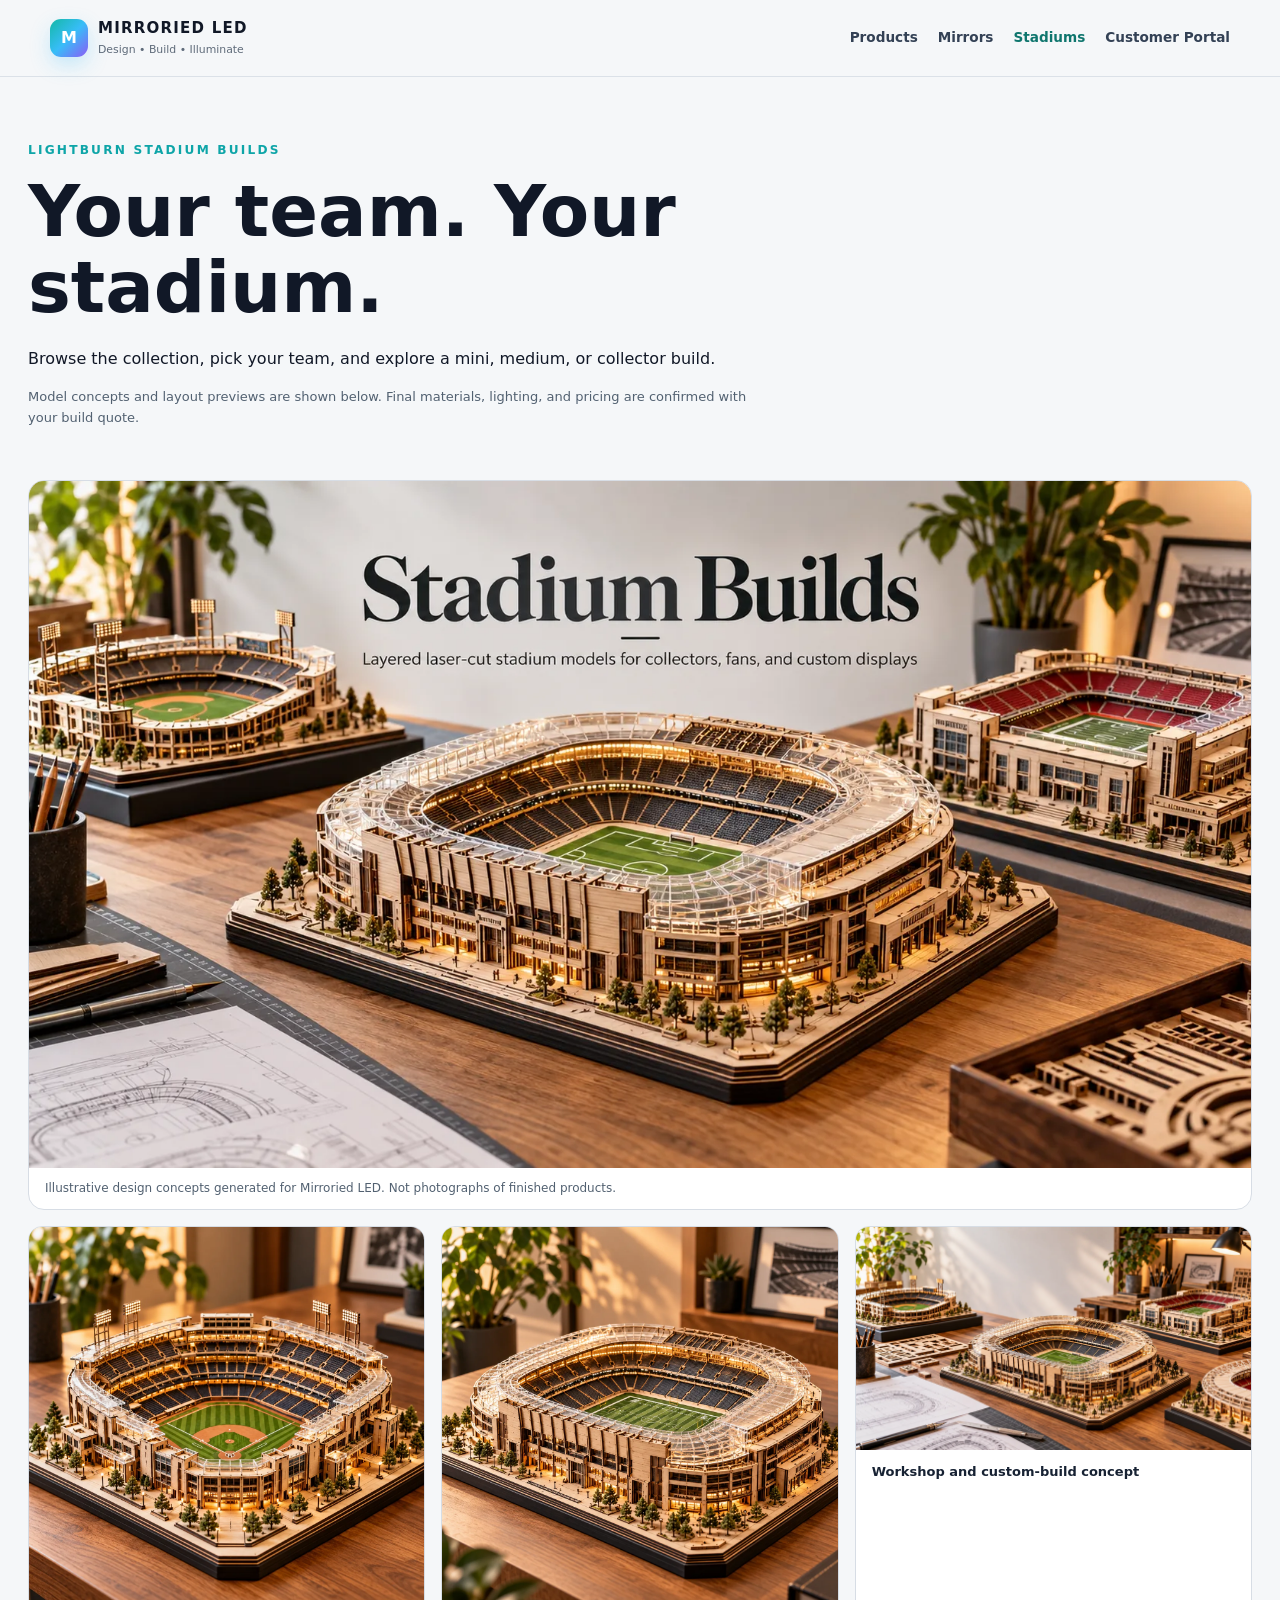
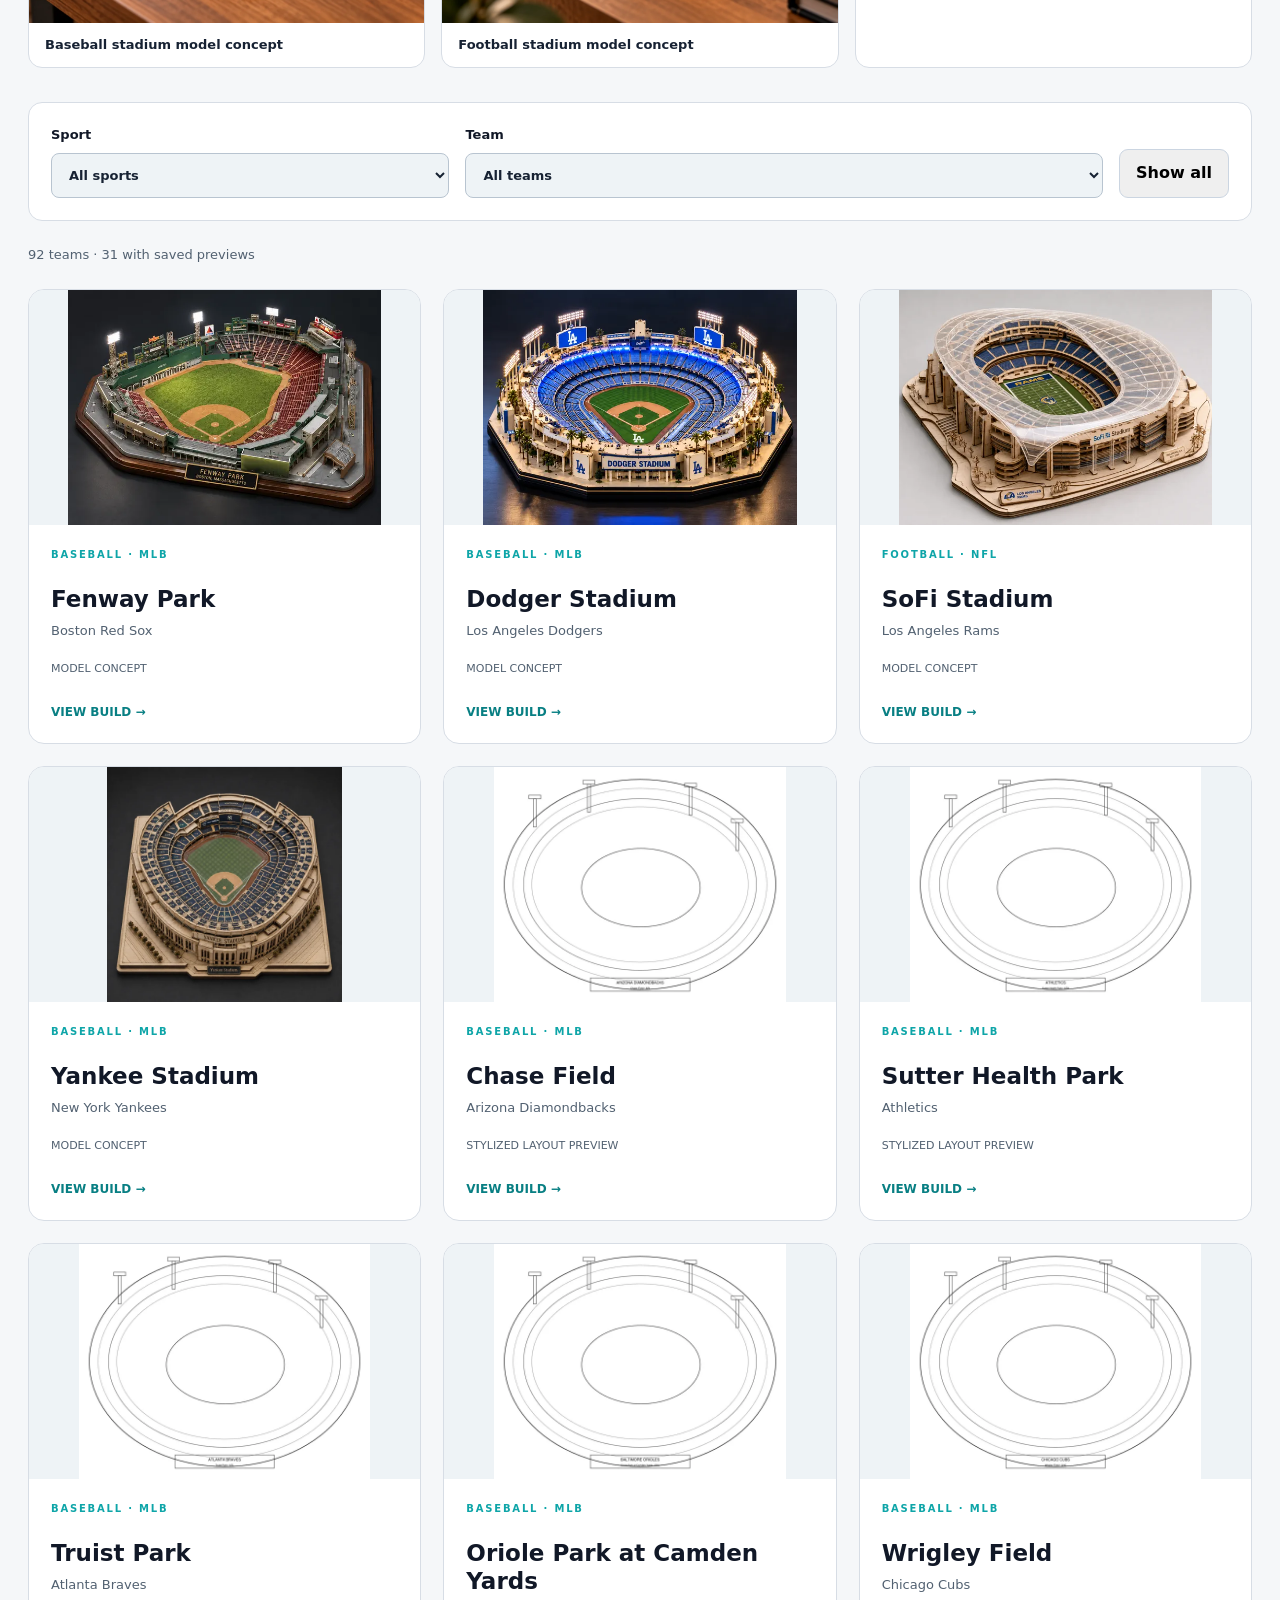
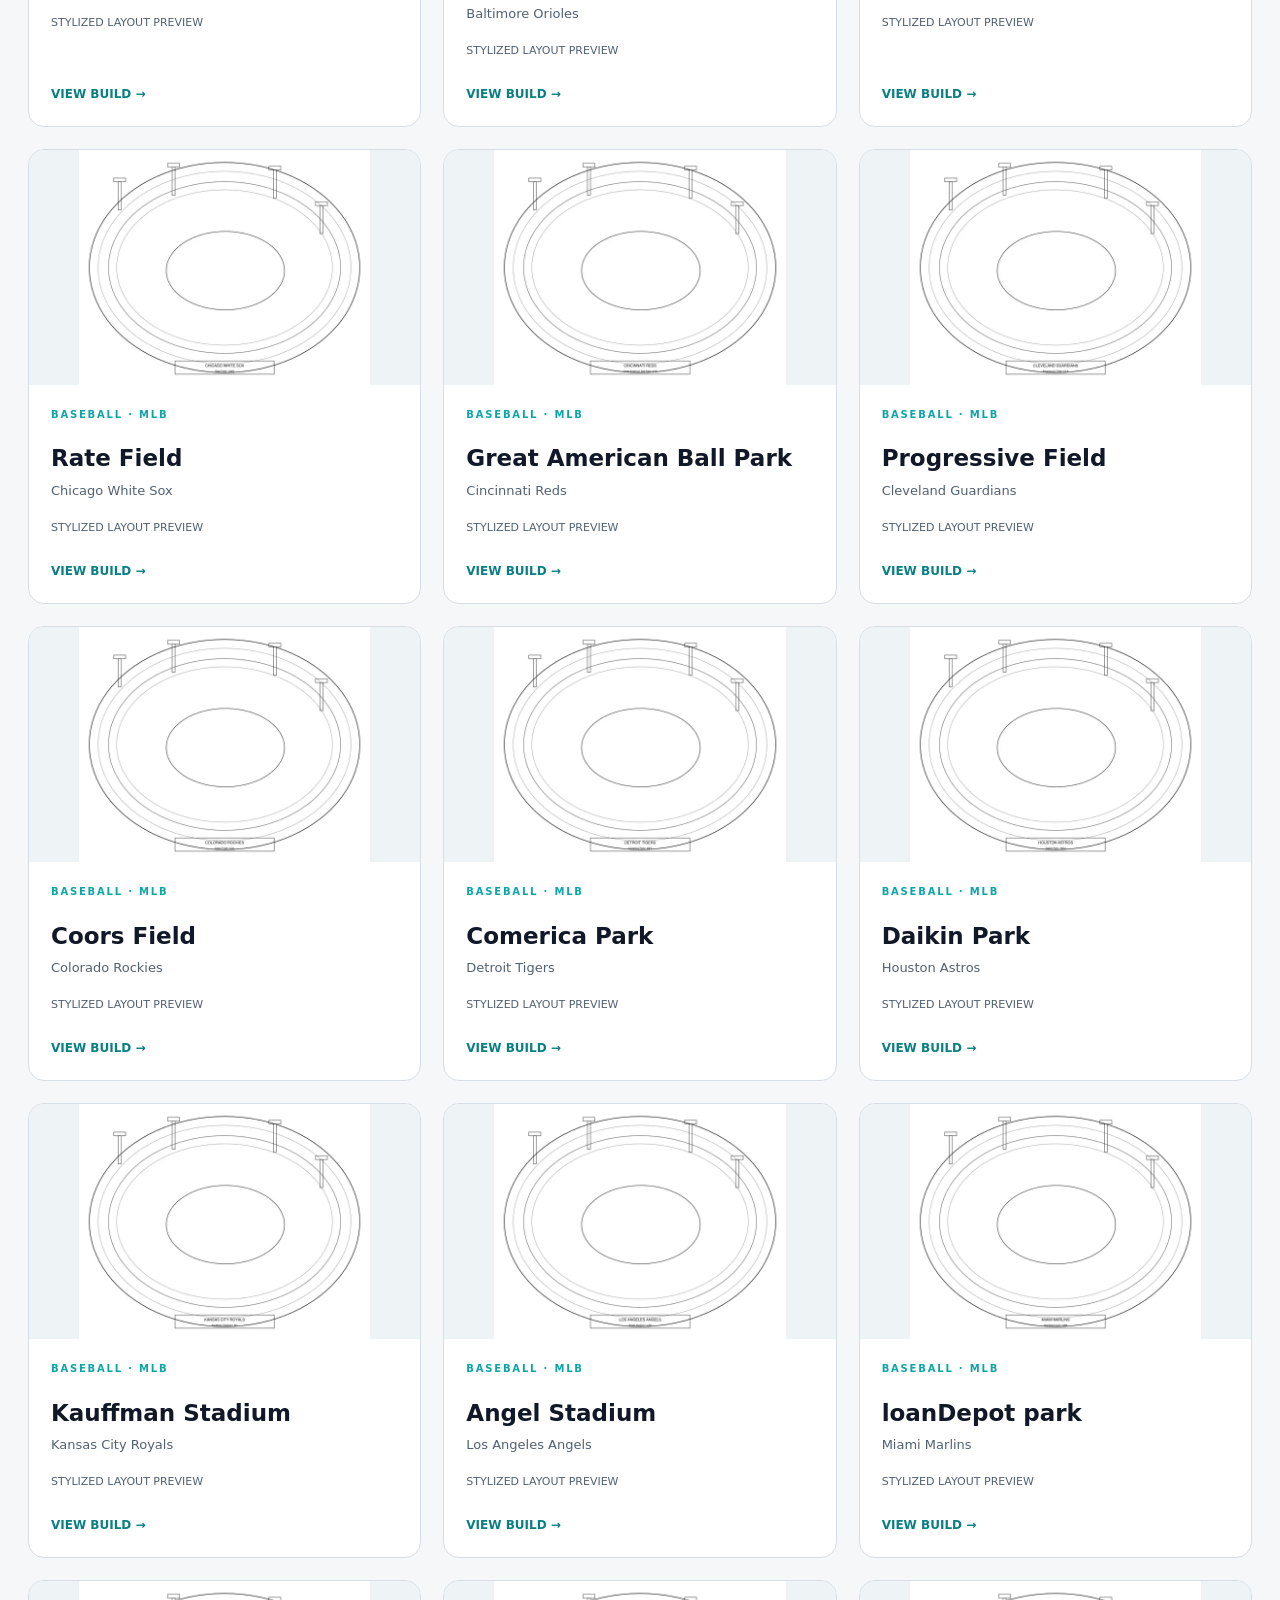
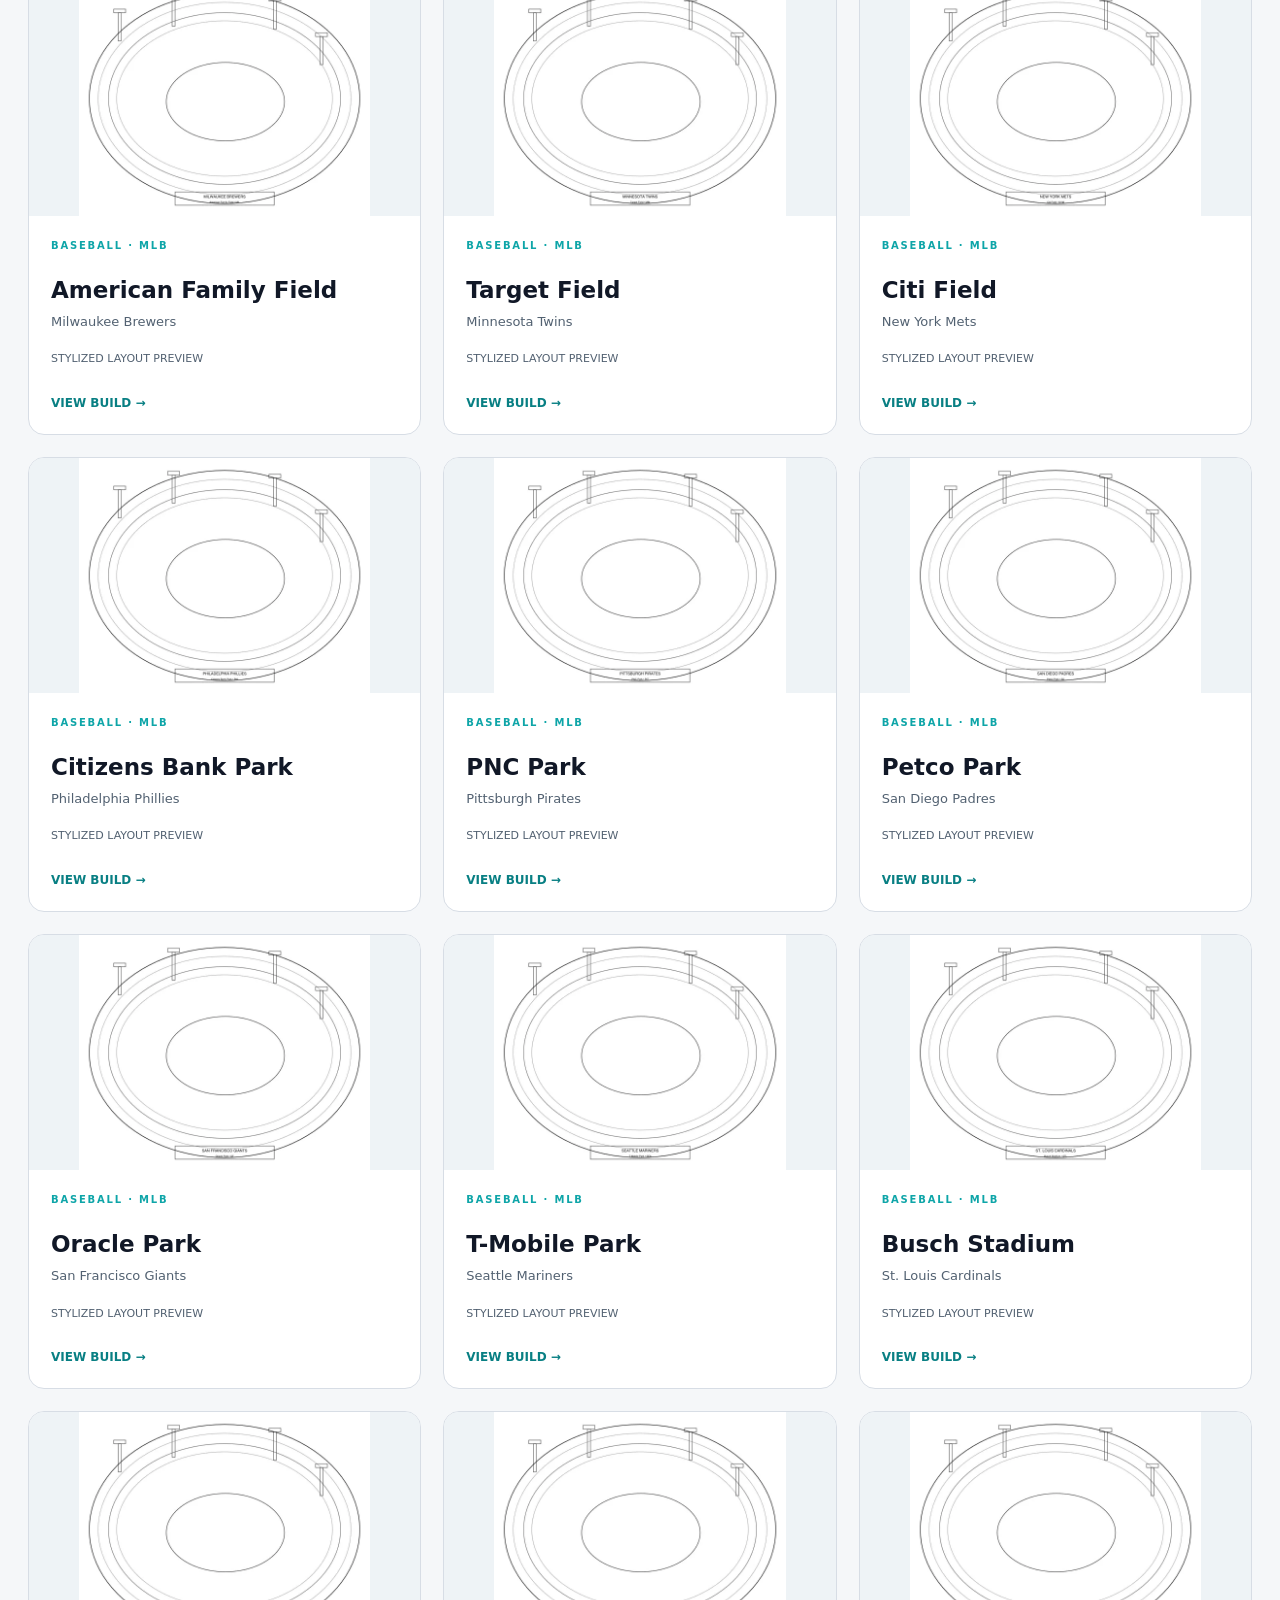
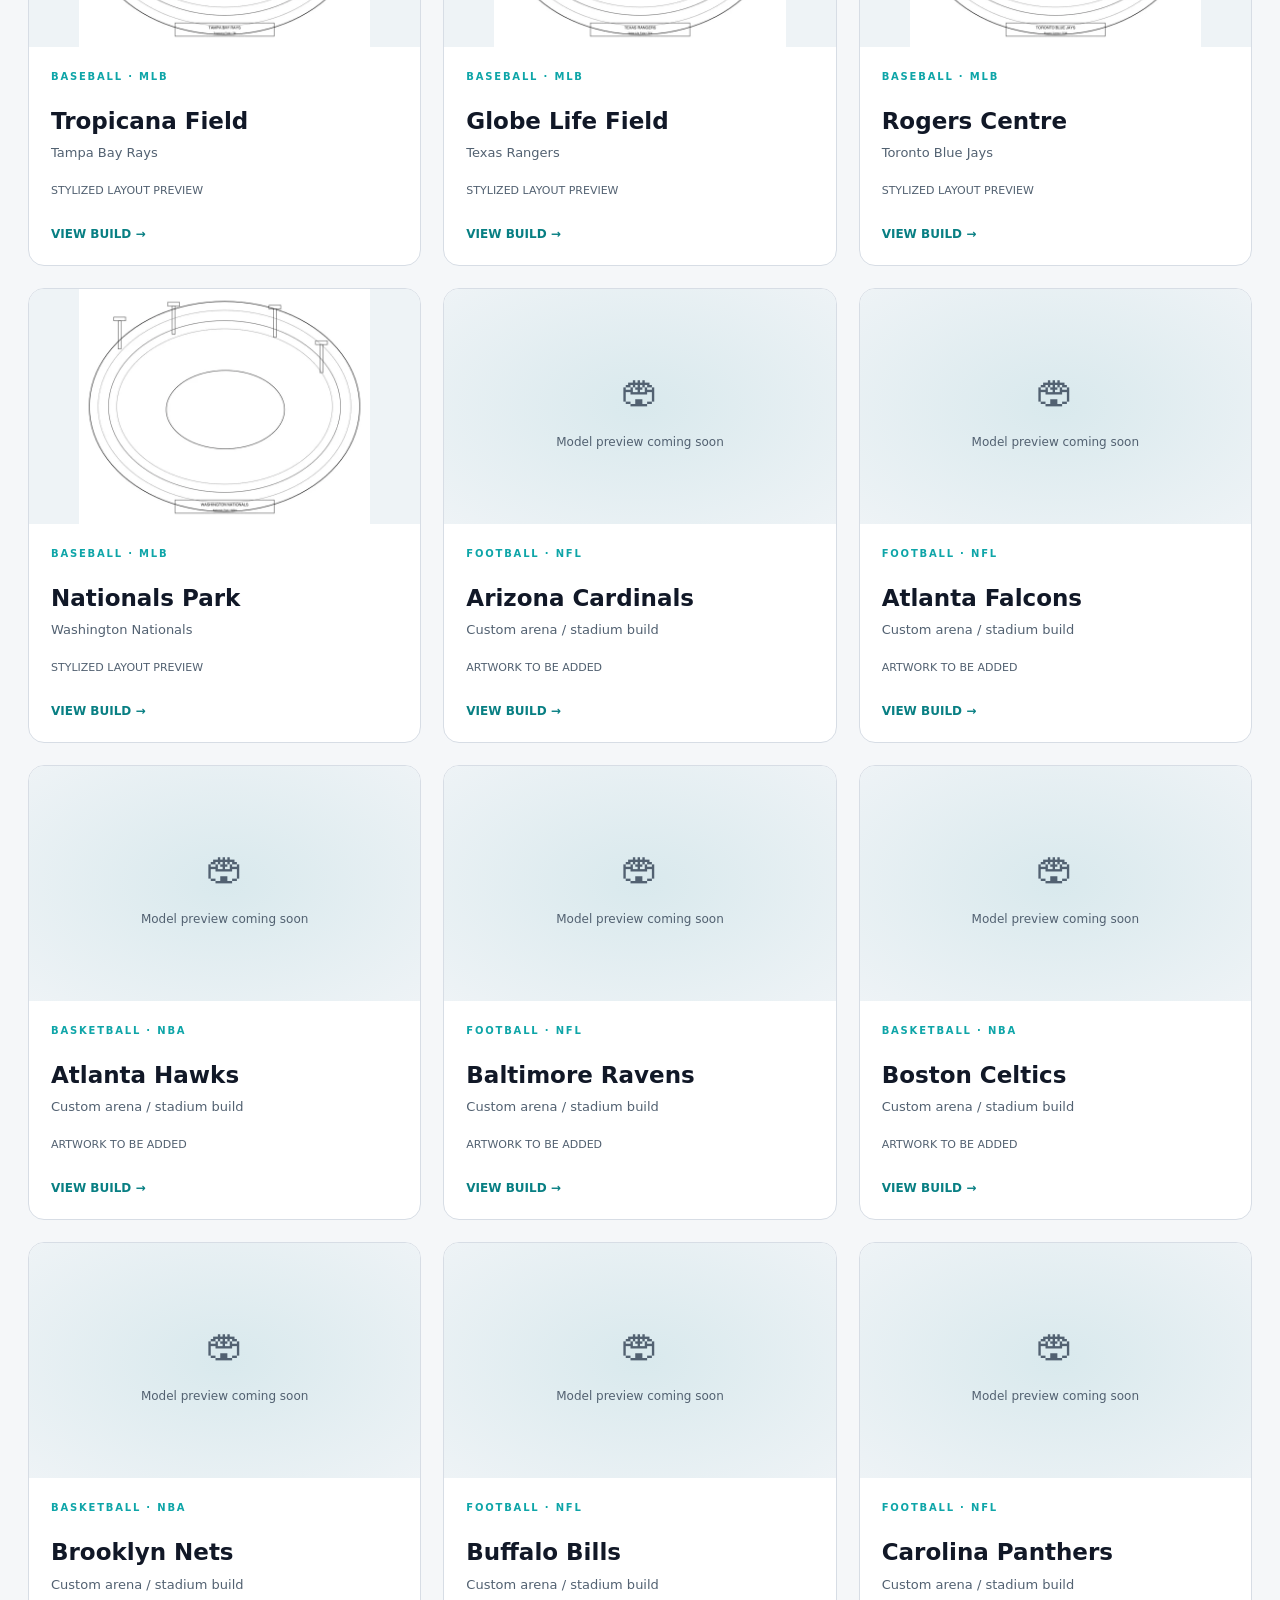
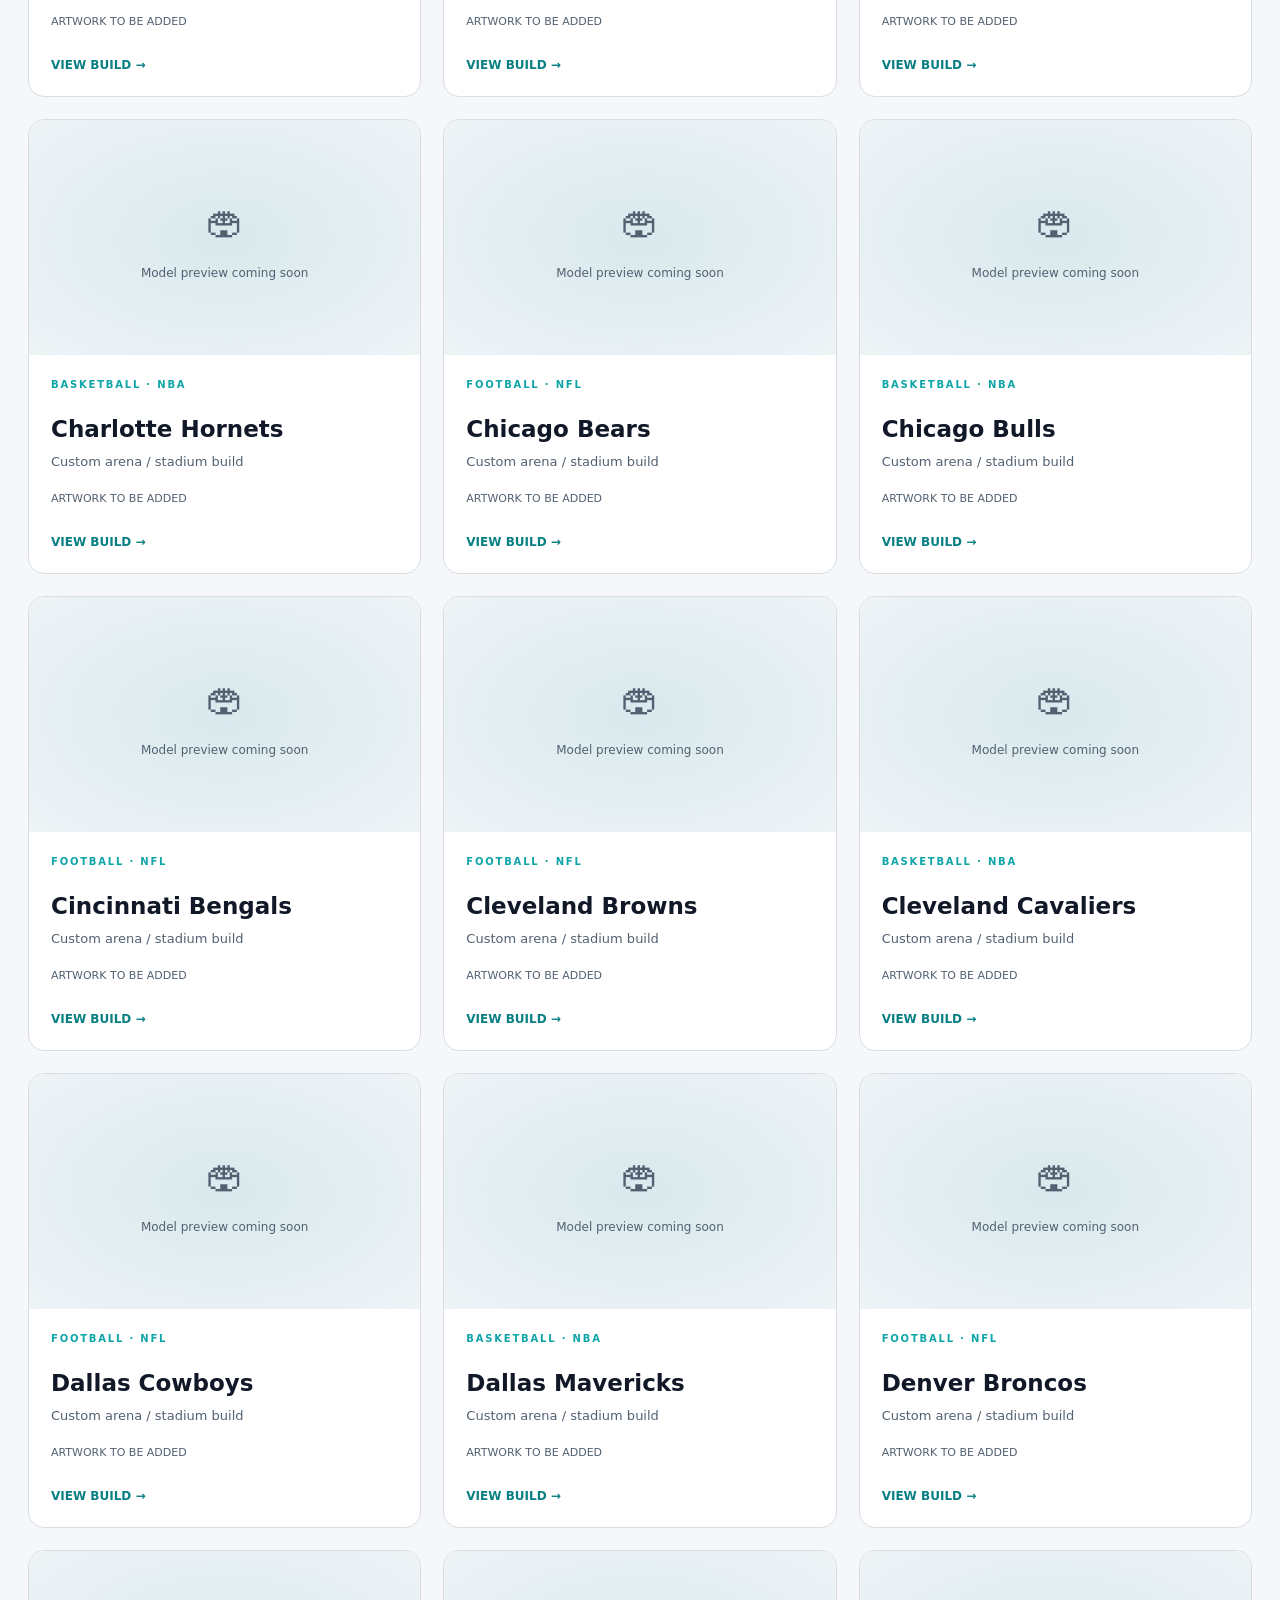
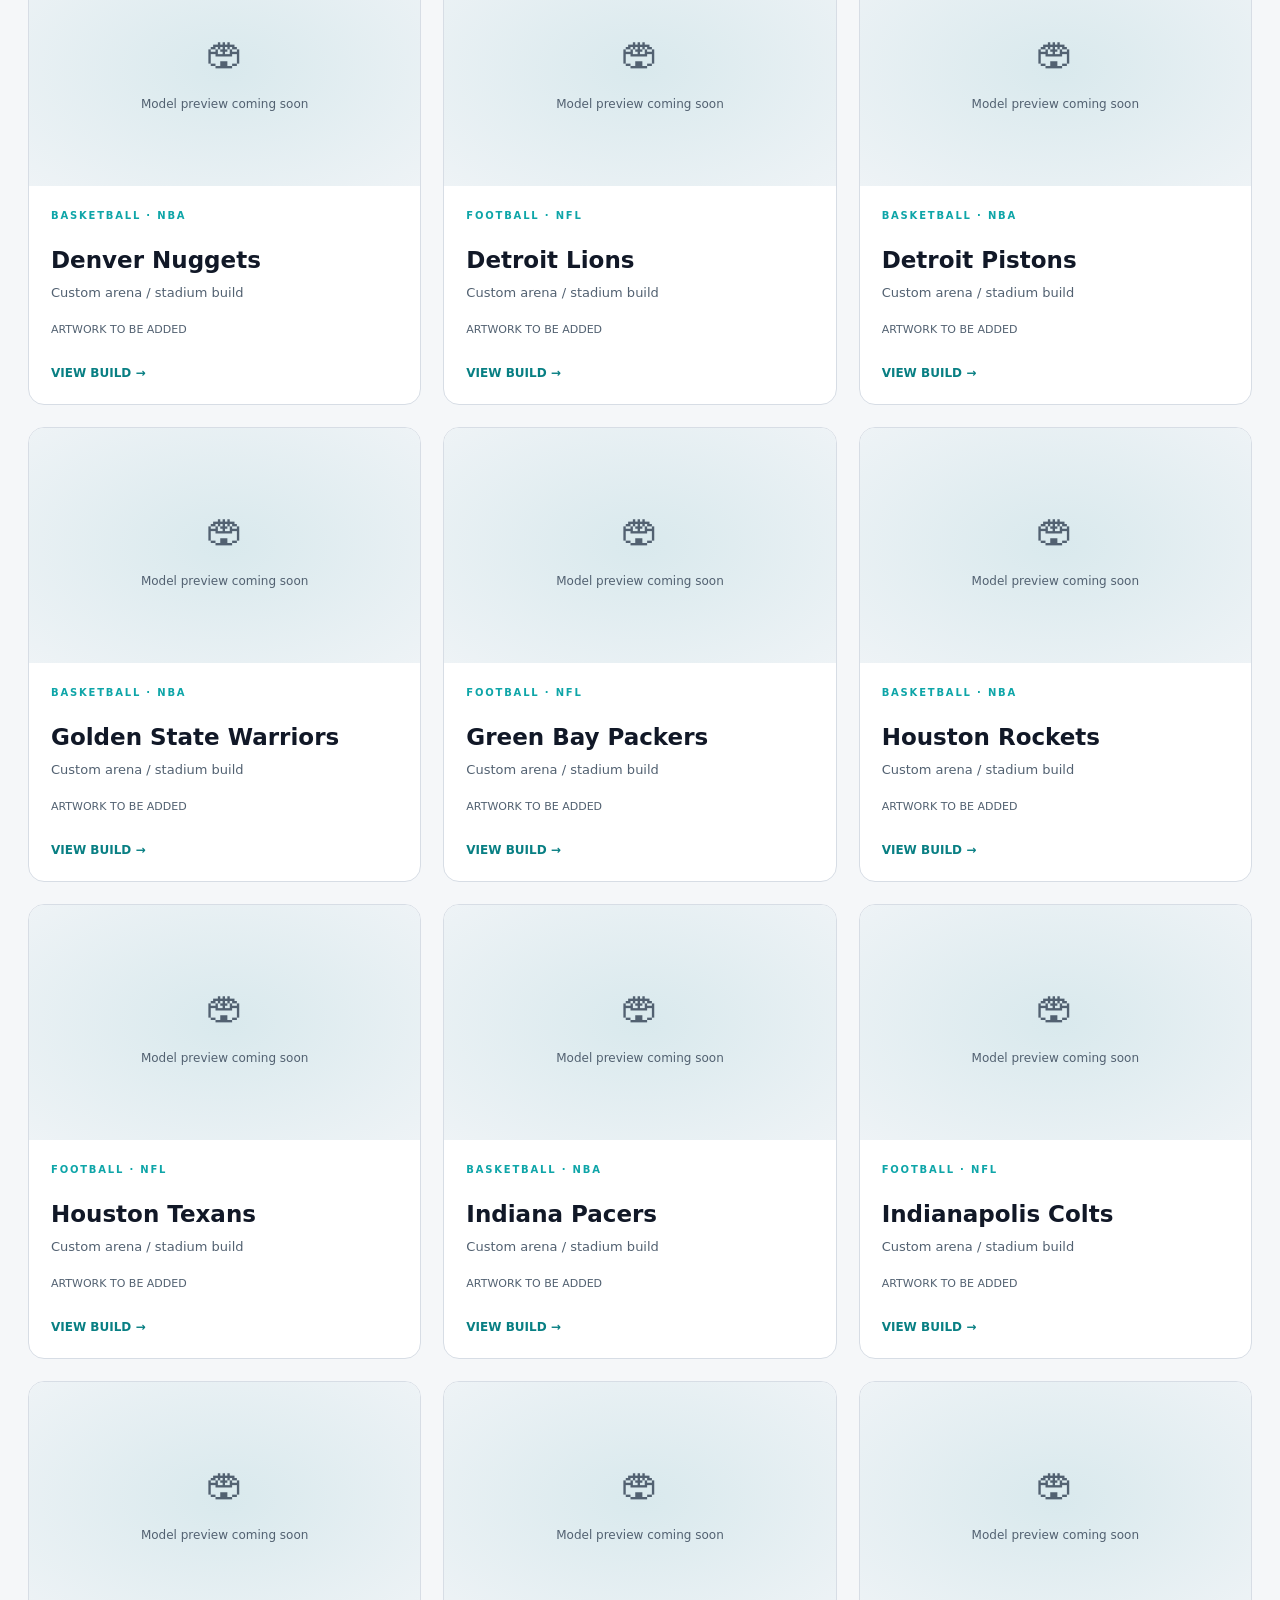
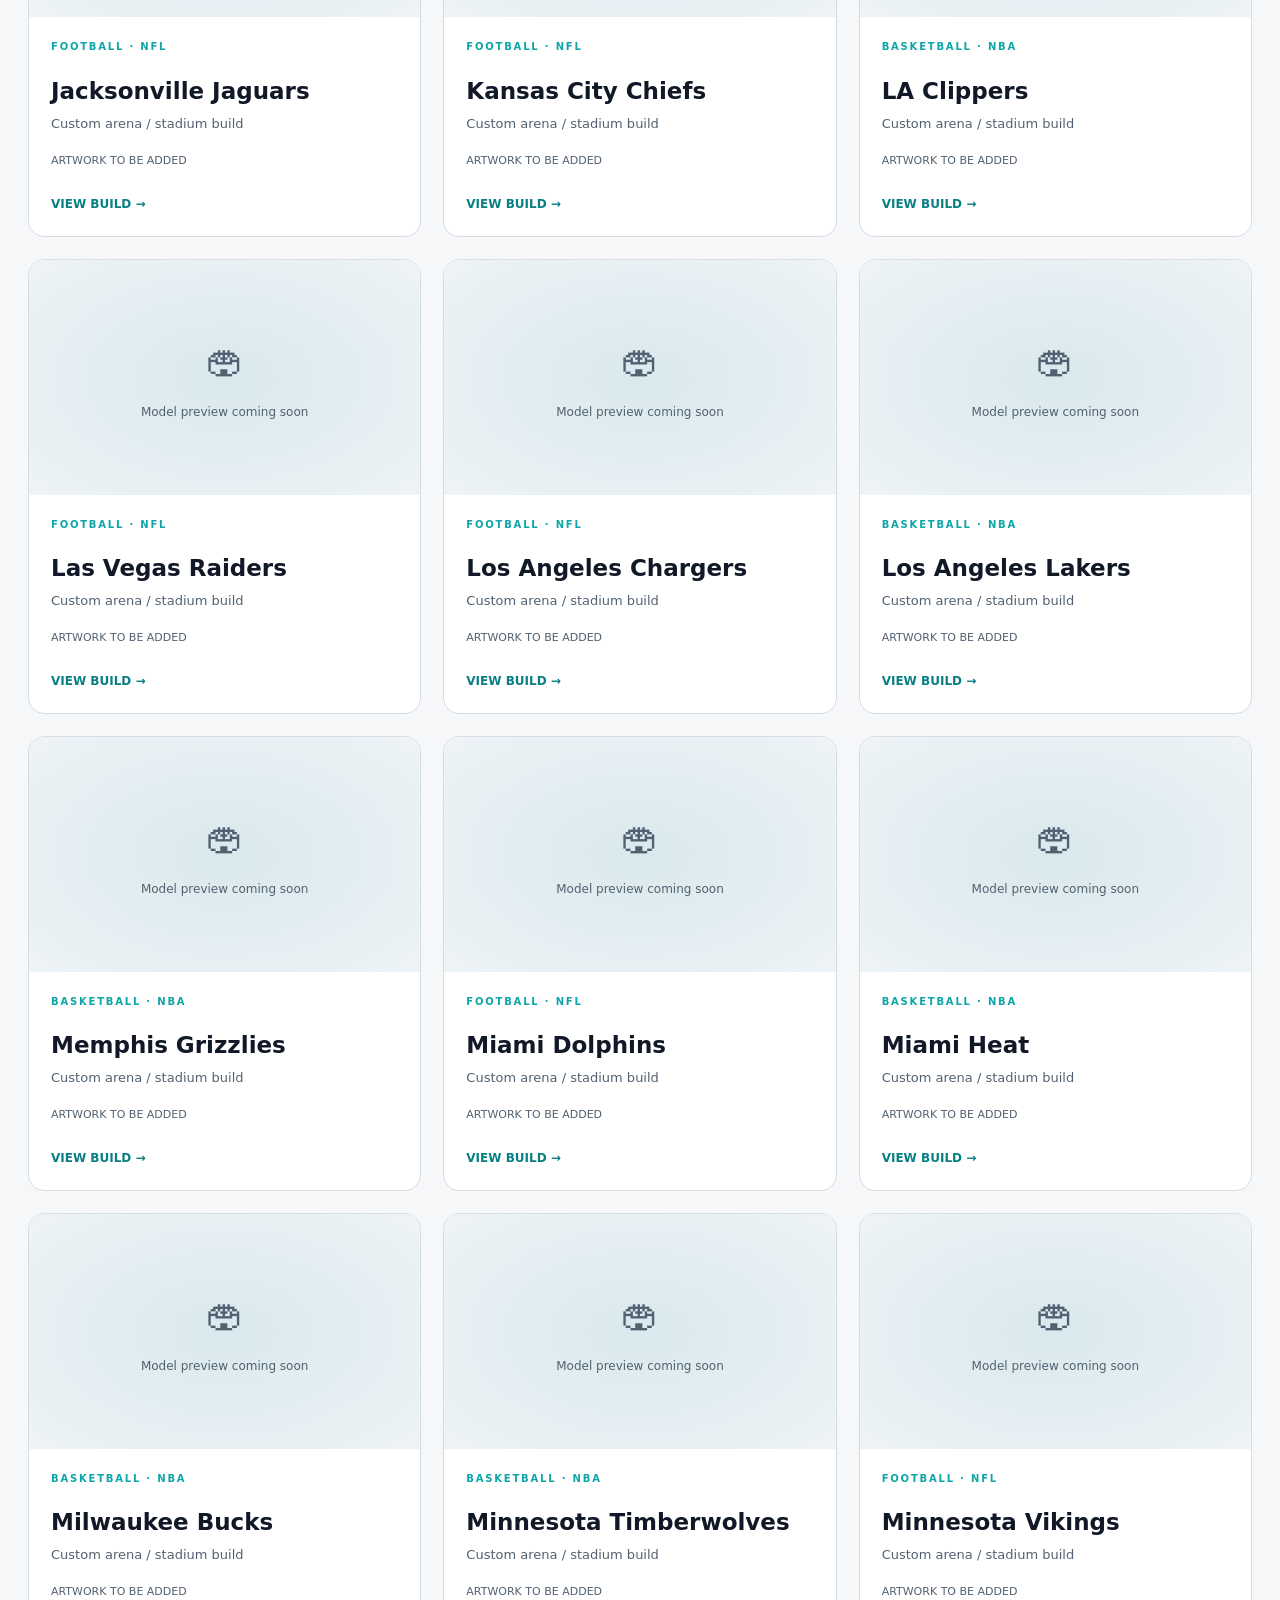
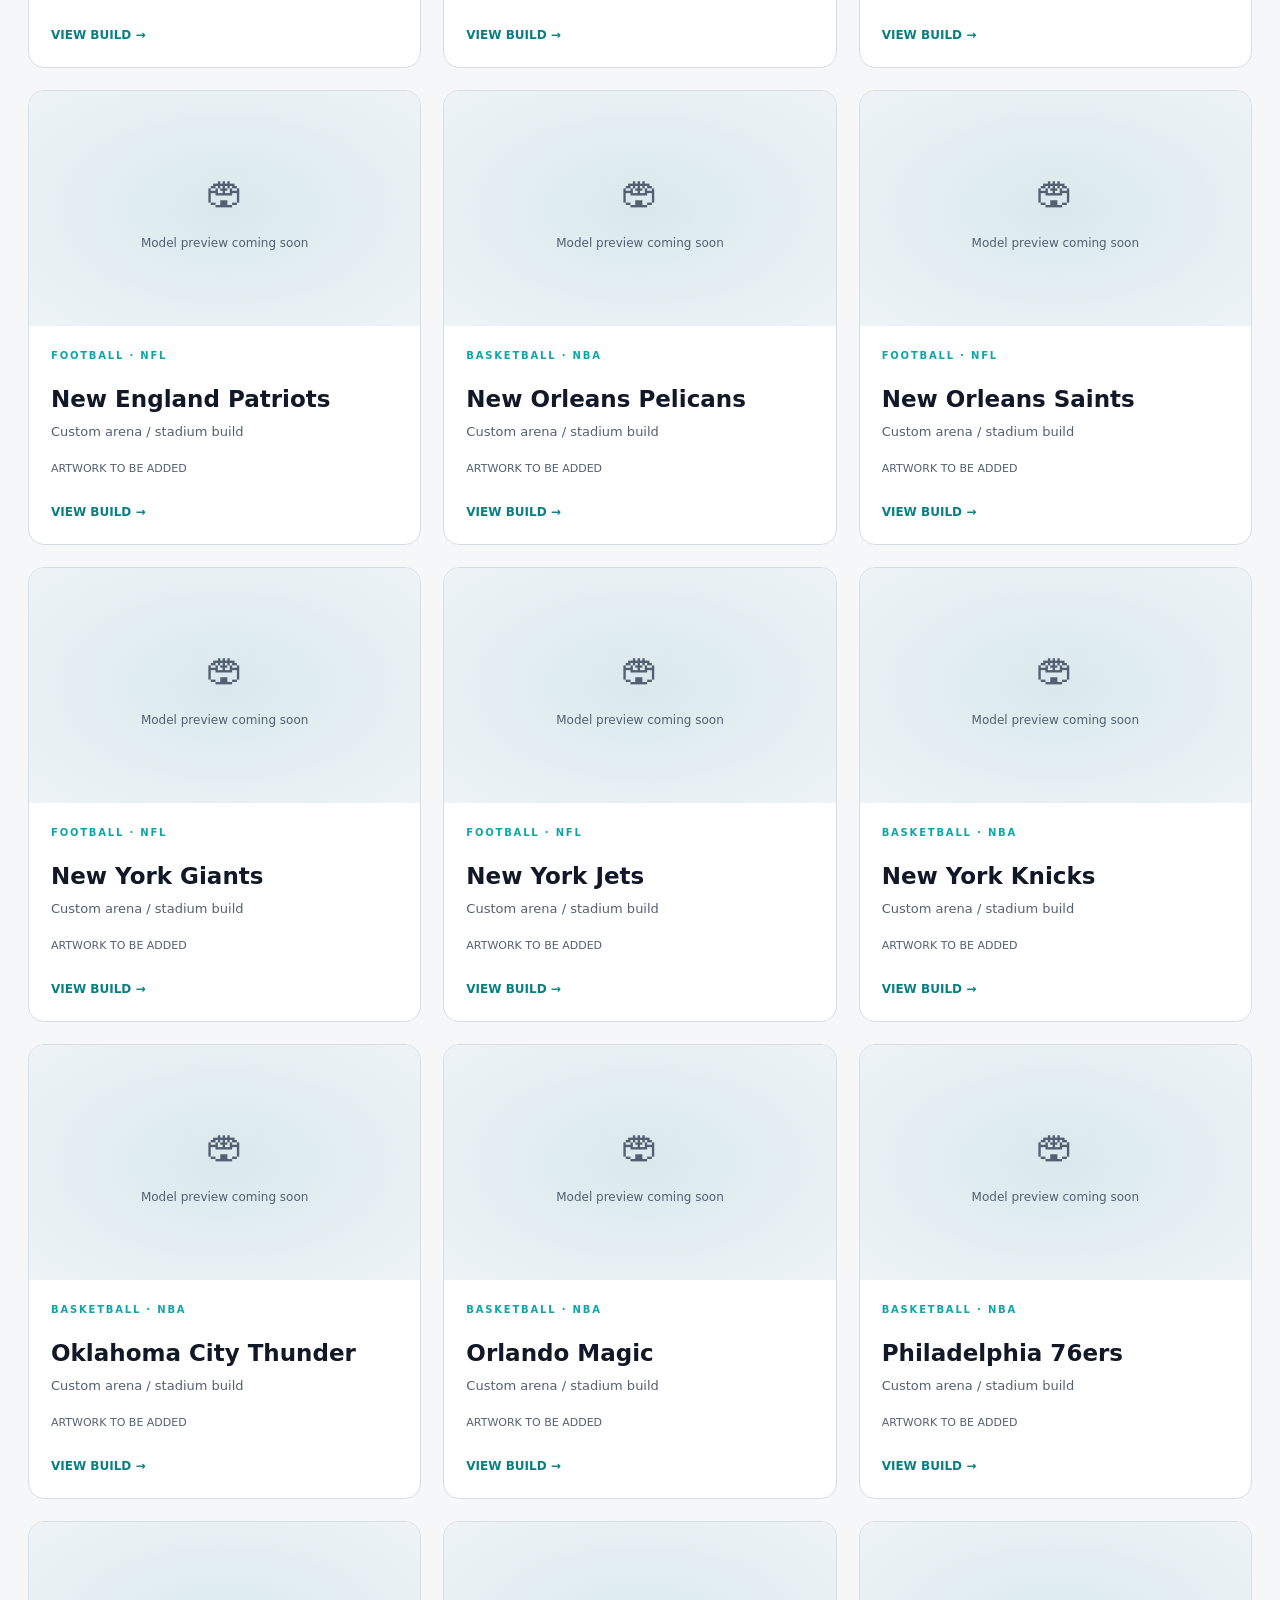
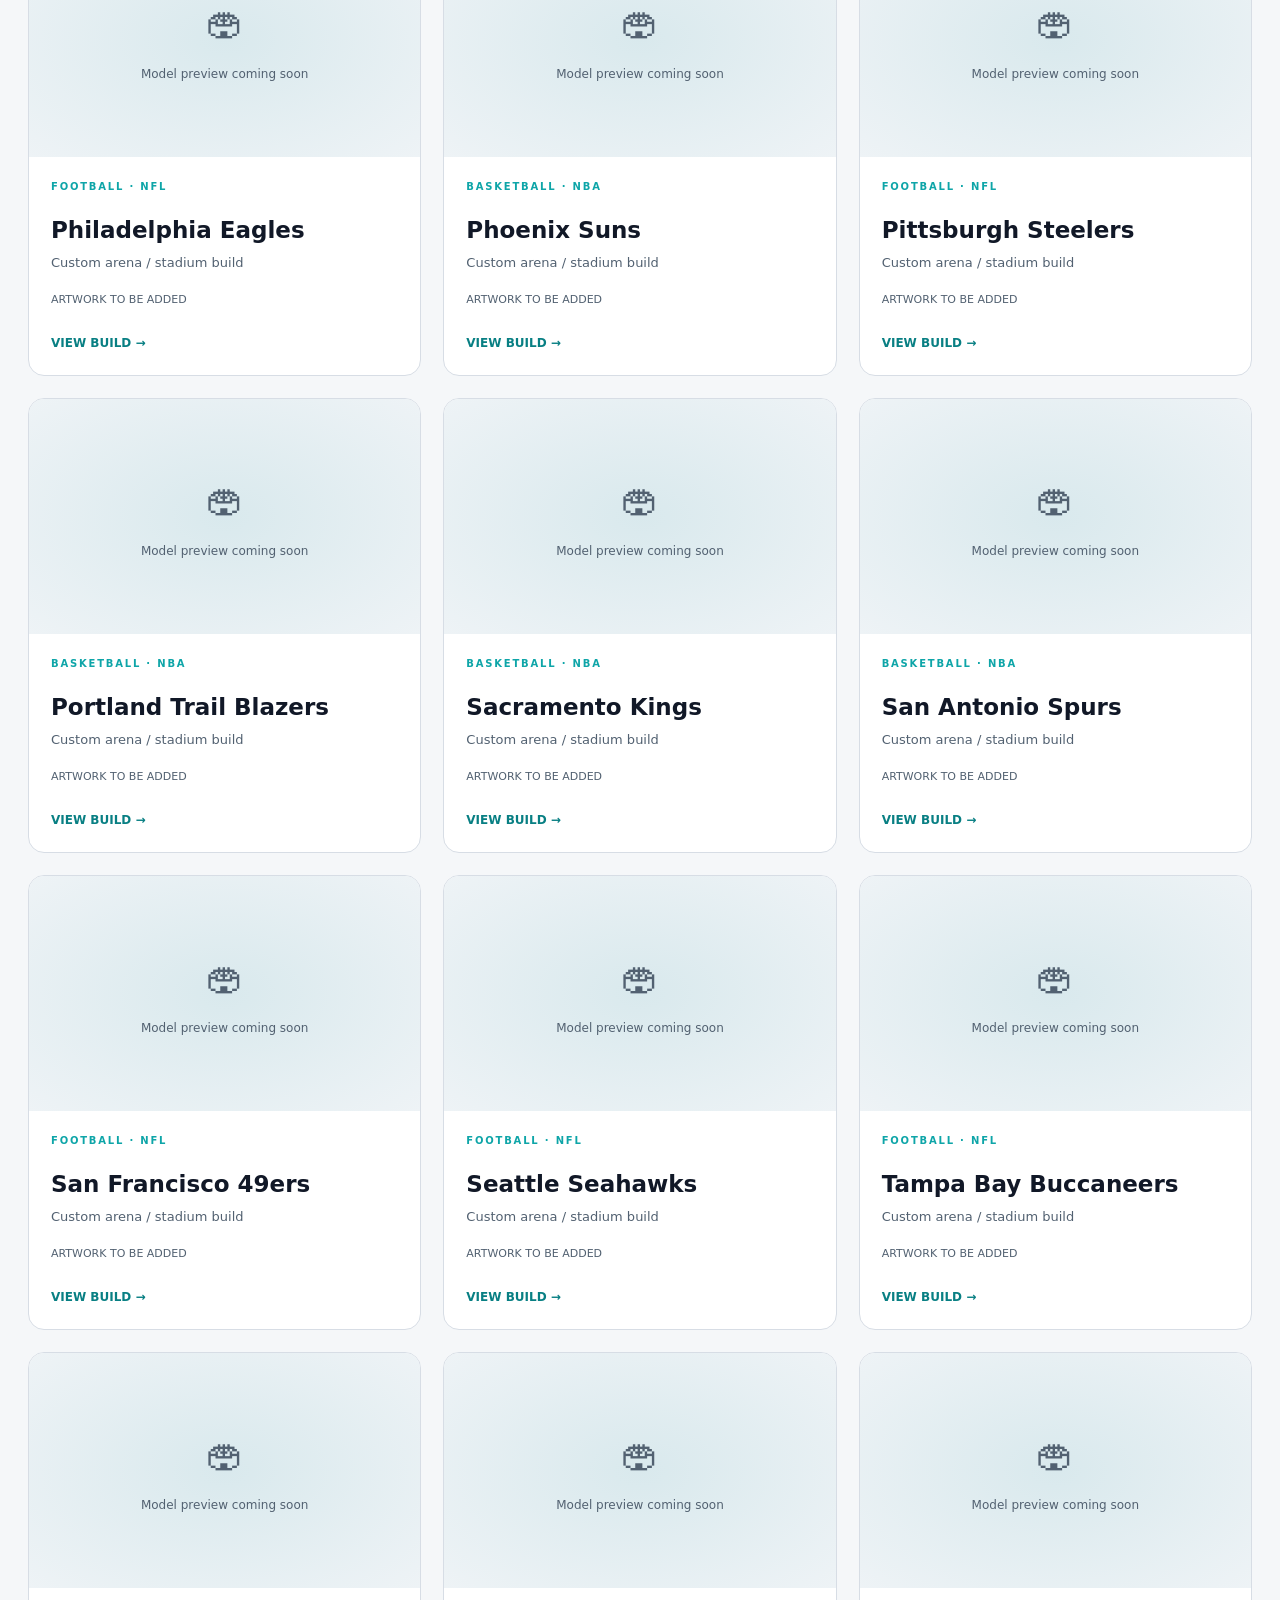
<file: stadiums/index.html>
<!doctype html>
<html lang="en">
<head>
  <meta charset="utf-8"><meta name="viewport" content="width=device-width,initial-scale=1">
  <title>Stadium Builds · Mirroried LED</title>
  <meta name="description" content="Browse LightBurn stadium build concepts by sport and team, preview your stadium, and choose a build size.">
  <link rel="stylesheet" href="../styles.css?v=fa9f4d1a78f6"><link rel="stylesheet" href="../products/products.css?v=3d3dafe3040b"><link rel="stylesheet" href="stadiums.css?v=7837f44b8274">
</head>
<body class="stadium-page">
  <a class="skip-link" href="#main">Skip to stadiums</a>
  <header class="site-header"><div class="shell header-inner">
    <a class="brand" href="../"><span class="brand-mark">M</span><span><strong>MIRRORIED LED</strong><small>Design • Build • Illuminate</small></span></a>
    <nav class="catalog-nav" aria-label="Product navigation"><a href="../products/">Products</a><a href="../infinity-builder/">Mirrors</a><a href="./" aria-current="page">Stadiums</a><a href="../customer-portal/">Customer Portal</a></nav>
  </div></header>
  <main class="stadium-main" id="main">
    <section class="stadium-intro"><p class="eyebrow">LIGHTBURN STADIUM BUILDS</p><h1>Your team. Your stadium.</h1><p>Browse the collection, pick your team, and explore a mini, medium, or collector build.</p><p class="stadium-note">Model concepts and layout previews are shown below. Final materials, lighting, and pricing are confirmed with your build quote.</p></section>

    <section class="stadium-showcase" aria-label="Stadium Builds concept gallery">
      <figure class="stadium-showcase-hero">
        <img src="assets/showcase/stadium-builds-hero.webp" width="1672" height="941"
             alt="Illustrative laser-cut wood and acrylic baseball and football stadium models displayed together in a workshop"
             fetchpriority="high" decoding="async">
        <figcaption>Illustrative design concepts generated for Mirroried LED. Not photographs of finished products.</figcaption>
      </figure>
      <div class="stadium-showcase-gallery" aria-label="Example stadium build concepts">
        <figure class="stadium-showcase-item">
          <img src="assets/showcase/baseball-stadium-concept.webp" width="1254" height="1254"
               alt="Illustrative layered wooden baseball stadium model with a detailed diamond, seating and warm lights"
               loading="lazy" decoding="async">
          <figcaption>Baseball stadium model concept</figcaption>
        </figure>
        <figure class="stadium-showcase-item">
          <img src="assets/showcase/football-stadium-concept.webp" width="1254" height="1254"
               alt="Illustrative layered wood and acrylic football stadium model with field markings and illuminated concourse"
               loading="lazy" decoding="async">
          <figcaption>Football stadium model concept</figcaption>
        </figure>
        <figure class="stadium-showcase-item">
          <img src="assets/showcase/stadium-builds-workshop.webp" width="1672" height="941"
               alt="Illustrative studio workspace showing layered wooden stadium models, architectural drawings and laser-cut parts"
               loading="lazy" decoding="async">
          <figcaption>Workshop and custom-build concept</figcaption>
        </figure>
      </div>
    </section>
    <section class="stadium-catalog" aria-label="Stadium catalog">
      <div class="stadium-filters"><label>Sport<select id="sportFilter"><option value="all">All sports</option><option value="baseball">Baseball · MLB</option><option value="football">Football · NFL</option><option value="basketball">Basketball · NBA</option></select></label><label>Team<select id="teamFilter"><option value="all">All teams</option></select></label><button id="resetFilters" type="button" class="secondary-btn">Show all</button></div>
      <p id="catalogCount" class="stadium-count" role="status" aria-live="polite"></p>
      <div id="stadiumGrid" class="stadium-grid"></div>
      <noscript><p>Enable JavaScript to browse by sport and team, or <a href="../#custom">request a custom stadium build</a>.</p></noscript>
    </section>
    <section id="testSelection" class="stadium-test" hidden><h2>Your sample selection</h2><p>Placeholder prices let you try the build options. This selection does not place an order or charge a payment.</p><div id="testLines"></div><p class="stadium-test-total">Sample total <b id="testTotal"></b></p><button id="clearTest" type="button" class="secondary-btn">Clear selection</button></section>
  </main>
  <dialog id="stadiumDetail" aria-labelledby="detailTitle">
    <div class="stadium-dialog"><button class="dialog-close" id="closeDetail" type="button" aria-label="Close stadium details">✕</button>
      <div class="stadium-detail-layout"><div><div id="detailImage" class="stadium-detail-image"></div><div id="imageControls" class="image-controls"><button id="previousImage" type="button" aria-label="Previous image">←</button><p id="imageCaption"></p><button id="nextImage" type="button" aria-label="Next image">→</button></div></div>
        <div class="stadium-detail-copy"><p id="detailLeague" class="eyebrow"></p><h2 id="detailTitle"></h2><p id="detailTeam"></p><p id="detailStatus" class="stadium-note"></p><label>Build size<select id="buildSize"></select></label><div class="stadium-preview-price"><small>PLACEHOLDER PRICE</small><strong id="buildPrice"></strong></div><p class="stadium-note">Your final quote depends on size, materials, lighting, and the approved design.</p><button id="addTest" type="button">Add to sample selection</button><button id="requestQuote" type="button">Request a build quote →</button><a id="emailQuote" class="stadium-quote-link" href="mailto:quotes@mirroriedled.com">Email this quote request →</a><p class="stadium-note">Opens your email app with this team and size. Your final quote follows studio review.</p><p id="selectionStatus" role="status" aria-live="polite"></p></div>
      </div>
    </div>
  </dialog>
  <footer class="catalog-footer">Mirroried LED · Custom stadium builds <a href="../products/">All products</a></footer>
  <script src="data.js?v=7ce8337249ab"></script><script src="core.js?v=232f9340d280"></script><script src="stadiums.js?v=297d230a8c29"></script>
</body>
</html>
</file>
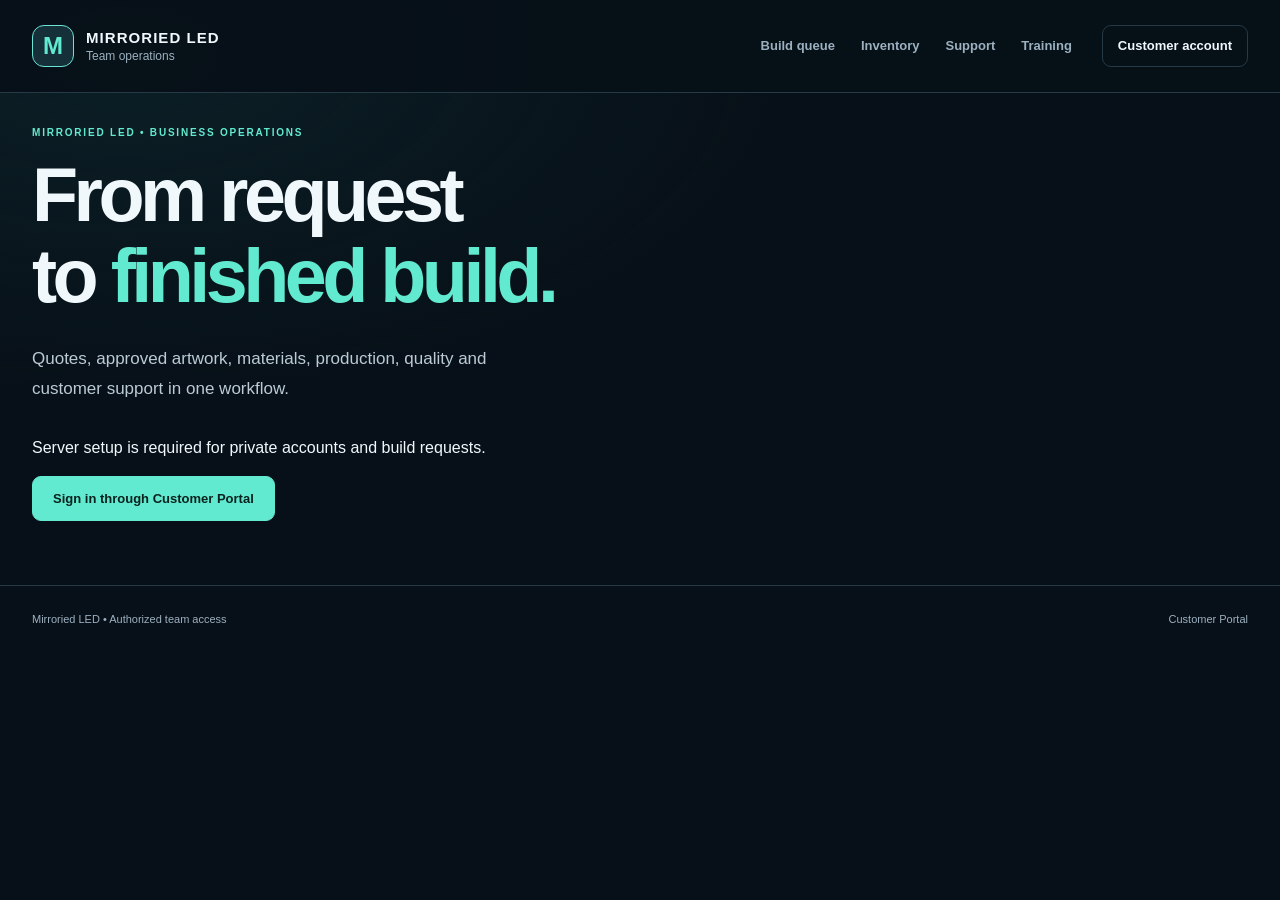
<file: customer-portal/operations.html>
<!doctype html>
<html lang="en"><head><meta charset="utf-8"><meta name="viewport" content="width=device-width,initial-scale=1"><meta name="robots" content="noindex,nofollow"><meta name="color-scheme" content="dark"><title>Team Operations — Mirroried LED</title><link rel="stylesheet" href="portal.css?v=8d308800844b"><link rel="stylesheet" href="business.css?v=39bae571b49a"><script src="business.js?v=20261020-five-day-production" defer></script></head>
<body data-operations="true"><a class="skip-link" href="#main">Skip to content</a><header class="site-header"><div class="shell header-inner"><a class="brand" href="../"><span class="brand-mark">M</span><span><strong>MIRRORIED LED</strong><small>Team operations</small></span></a><nav aria-label="Team navigation"><a href="#queue">Build queue</a><a href="#inventory">Inventory</a><a href="#teamSupport">Support</a><a href="#training">Training</a></nav><a class="header-action" href="./#account">Customer account</a></div></header>
<main class="shell ops-shell" id="main"><p class="eyebrow">MIRRORIED LED • BUSINESS OPERATIONS</p><h1>From request<br>to <span>finished build.</span></h1><p class="lead">Quotes, approved artwork, materials, production, quality and customer support in one workflow.</p><p id="businessAvailability" class="business-message" role="status">Checking team access…</p><a id="teamLogin" class="button primary" href="./#account">Sign in through Customer Portal</a>
<div id="teamWorkspace" hidden>
<div id="operationsKpis" class="kpi-grid"></div>
<div class="ops-grid"><section class="panel business-panel" id="queue"><div class="business-heading"><h2>Build queue</h2><button type="button" id="refreshTeam" class="button secondary compact">Refresh</button></div><label>Choose a build<select id="teamOrder"></select></label><div id="teamOrderDetails"></div><div class="ops-forms">
<form id="teamFileForm" class="panel business-panel"><h3>Artwork & production files</h3><label>File use<select id="teamFilePurpose"><option value="proof">Customer proof</option><option value="production">Reviewed production asset</option></select></label><label>File<input id="teamFile" type="file" accept=".png,.jpg,.jpeg,.pdf,.svg,.lbrn2" required></label><button class="button secondary" type="submit">Save private file</button><p class="fine-print">10 MB per file. Original artwork and each proof remain separate.</p></form>
<form id="teamQuoteForm" class="panel business-panel"><h3>Publish quote & proof</h3><label>Proof file<select id="teamProofFile" required></select></label><label>Complete product price, excluding shipping and tax (USD)<input id="teamQuoteAmount" type="number" min="0" max="1000000" step=".01" required></label><label>Design and scope<textarea id="teamProofSummary" rows="4" maxlength="4000" required></textarea></label><button class="button primary" type="submit">Send to customer review</button><p class="fine-print">Publishing a revision clears earlier approval. This records a quote; it does not charge a payment.</p></form>
<form id="teamCheckoutForm" class="panel business-panel"><h3>Complete pricing & delivery</h3><p id="teamDeliveryAddress" class="fine-print"></p><label>Confirmed shipping (USD)<input id="teamShippingAmount" type="number" min="0" max="100000" step=".01" required></label><div class="business-grid"><label>Production minimum (business days)<input id="teamProductionMin" type="number" min="1" max="365" required></label><label>Production maximum (business days)<input id="teamProductionMax" type="number" min="1" max="365" required></label><label>Transit minimum (business days)<input id="teamTransitMin" type="number" min="1" max="60" required></label><label>Transit maximum (business days)<input id="teamTransitMax" type="number" min="1" max="60" required></label></div><label class="check-row"><input id="teamFulfillmentConfirmed" type="checkbox" required>Selected materials, delivered shipping cost and production capacity are confirmed.</label><button type="submit" class="button primary">Publish complete checkout terms</button><p class="fine-print">Mirrors use a 50% product deposit plus tax before production; shipping and the remaining product amount plus tax are paid after actual engraving/final-price approval. Address signs use full payment. Stripe shows tax before each payment. For new mirrors, the actual engraving photo must be ready within five business days after deposit and digital artwork proof approval; confirm capacity before offering a shorter window. Carrier transit is separate and must come from the actual shipping plan.</p></form>
<form id="teamReserveForm" class="panel business-panel"><h3>Reserve build materials</h3><label>Inspected stock lot<select id="teamStock" required></select></label><label>Quantity<input id="teamReserveQty" type="number" min=".001" step=".001" max="9999999" required></label><button class="button secondary" type="submit">Reserve quantity</button><p class="fine-print">A repeated reservation sets that lot’s total for this build. Stock is consumed when the team records build start.</p></form>
<form id="teamReleaseForm" class="panel business-panel"><h3>Release & schedule</h3><label>Production file<select id="teamProductionFile" required></select></label><label>Financial release reference<input id="teamFinanceRef" maxlength="200" placeholder="Approved financial record / exception reference" required></label><label>Production resource<input id="teamMachine" maxlength="100" placeholder="Example: Laser 1" required></label><label>Scheduled start<input id="teamScheduledAt" type="datetime-local" required></label><label>Reserved minutes<input id="teamMinutes" type="number" min="1" max="1440" value="60" required></label><label class="check-row"><input id="teamMaterialsComplete" type="checkbox" required>All approved BOM materials are reserved.</label><label class="check-row"><input id="teamAssetReviewed" type="checkbox" required>Production file matches dimensions, material, equipment and approved design.</label><button class="button primary" type="submit">Release to shop queue</button><p class="fine-print">Download the job handoff for the local shop computer. Machine start remains with the operator.</p></form>
<div id="teamBuildPanel" class="panel business-panel"><h3>Record shop progress</h3><p>After the operator starts the reviewed job locally, record the build start here.</p><button id="teamBuildButton" type="button" class="button primary">Record build start</button></div>
<form id="teamQcForm" class="panel business-panel"><h3>Quality inspection</h3><label>Inspection result<select id="teamQcResult"><option value="hold">Hold / rework</option><option value="pass">Pass</option></select></label><fieldset><legend>Completed inspection checks</legend><label class="check-row"><input type="checkbox" id="qcDimensions">Dimensions and fit</label><label class="check-row"><input type="checkbox" id="qcFinish">Finish, engraving and diffusion</label><label class="check-row"><input type="checkbox" id="qcElectrical">Electrical inspection</label><label class="check-row"><input type="checkbox" id="qcFunction">LED / controller function</label></fieldset><label>Inspection evidence / note<textarea id="teamQcNote" rows="3" maxlength="2000" required></textarea></label><button class="button primary" type="submit">Record QC result</button></form>
<form id="teamEngravingFileForm" class="panel business-panel"><h3>Photo of finished engraving</h3><p>Photograph the actual engraving on the customer's mirror, with lettering and placement clearly visible.</p><label>Private engraving photo<input id="teamEngravingImage" type="file" accept=".png,.jpg,.jpeg,.webp" required></label><button class="button secondary" type="submit">Save engraving photo</button><p class="fine-print">PNG, JPEG or WebP, up to 10 MB. This is separate from the original design proof.</p></form>
<form id="teamEngravingReviewForm" class="panel business-panel"><h3>Request finished engraving approval</h3><label>Actual engraving photo<select id="teamEngravingFile" required></select></label><div id="teamEngravingPricing"><label>Final complete product price before tax (USD)<input id="teamFinalProduct" type="number" min="0" max="1000000" step=".01"></label><label>Final shipping before tax (USD)<input id="teamFinalShipping" type="number" min="0" max="100000" step=".01"></label><p class="fine-print">The paid product deposit is credited automatically. Changing the original quoted price/shipping requires sales authority. The customer must explicitly accept this final price with the photo.</p></div><label>What the customer should review<textarea id="teamEngravingSummary" rows="3" maxlength="4000" required></textarea></label><button class="button primary" type="submit">Publish photo for customer approval</button><p class="fine-print">The customer approves in their account. A new version requires fresh approval. Ship within three business days after BOTH engraving approval and final payment, excluding weekends and observed U.S. federal holidays (Pacific time). Quality inspection must also pass.</p></form>
<form id="teamFulfillForm" class="panel business-panel"><h3>Shipping / pickup</h3><p id="teamShippingGate" role="status"></p><label>Carrier or pickup method<input id="teamCarrier" maxlength="100" required></label><label>Tracking or pickup reference<input id="teamTracking" maxlength="200" required></label><label>Recorded delivery evidence<textarea id="teamFulfillNote" rows="3" maxlength="1000" required></textarea></label><button id="teamFulfillButton" class="button primary" type="submit">Record shipment / pickup</button></form>
<form id="teamCancelForm" class="panel business-panel"><h3>Cancel before production</h3><label>Resolution note<textarea id="teamCancelNote" maxlength="2000" required></textarea></label><button class="button secondary" type="submit">Cancel this request</button><p class="fine-print">This releases reserved stock. It does not refund a payment.</p></form>
</div><p id="teamActionMessage" class="business-message" role="status" aria-live="polite"></p></section>
<aside><section class="panel business-panel"><h2>Next actions</h2><div id="teamTasks"></div></section><section class="panel business-panel"><h2>Connections</h2><ul id="teamIntegrations" class="integration-list"></ul></section></aside></div>
<section class="business-section" id="inventory"><div class="business-heading"><h2>Inventory & receiving</h2><span class="small-tag">Lot traceability</span></div><div class="business-grid"><div class="panel business-panel stock-table-wrap"><table class="stock-table"><caption>Current recorded material lots</caption><thead><tr><th>Material / lot</th><th>Available</th><th>Reserved</th><th>Inspection</th></tr></thead><tbody id="teamStockRows"></tbody></table></div><form id="teamReceiveForm" class="panel business-panel"><h3>Receive a material lot</h3><label>SKU<input id="receiveSku" maxlength="80" required></label><label>Material name<input id="receiveName" maxlength="120" required></label><label>Supplier lot / receipt reference<input id="receiveLot" maxlength="80" required></label><label>Storage location<input id="receiveLocation" maxlength="120" required></label><label>Unit<input id="receiveUnit" maxlength="40" placeholder="pieces, metres, sheets…" required></label><label>Quantity<input id="receiveQty" type="number" min=".001" step=".001" max="9999999" required></label><label>Reorder threshold<input id="receiveThreshold" type="number" min="0" step=".001" max="9999999" value="0" required></label><label>Unit cost (USD)<input id="receiveCost" type="number" min="0" step=".01" max="100000" required></label><label>Incoming inspection<select id="receiveQuality"><option value="QUARANTINED">Quarantine / awaiting inspection</option><option value="PASSED">Inspection passed</option></select></label><button class="button primary" type="submit">Record receipt</button><p id="receiveMessage" class="business-message" role="status"></p></form></div></section>
<section class="business-section" id="teamSupport"><h2>Support, warranty & returns</h2><div id="teamTickets"></div></section>
<section class="business-section" id="training"><h2>Orientation & training</h2><div class="training-grid"><article><p class="eyebrow">01 • LASER & MIRROR</p><h3>Match the approved design.</h3><p>Check dimensions, material, focus and the approved production file. Inspect the frosted engraving and diffusion before release.</p></article><article><p class="eyebrow">02 • DISPLAY & CONTROLLER</p><h3>Verify the LED build.</h3><p>Record HUB75/HUB75E type, scan pattern, controller, power and mapping in the build notes. Test the finished setup before QC approval.</p></article><article><p class="eyebrow">03 • WEEKLY PRIORITIES</p><h3>Work from the active queue.</h3><p>Start with blocked builds, low materials and customer decisions. Record the next commitment and completion evidence in each task.</p></article></div></section>
<section class="panel business-panel"><h2>Recent activity</h2><ul id="teamAudit" class="audit-list"></ul></section>
</div></main><footer><div class="shell"><span>Mirroried LED • Authorized team access</span><a href="./">Customer Portal</a></div></footer></body></html>
</file>
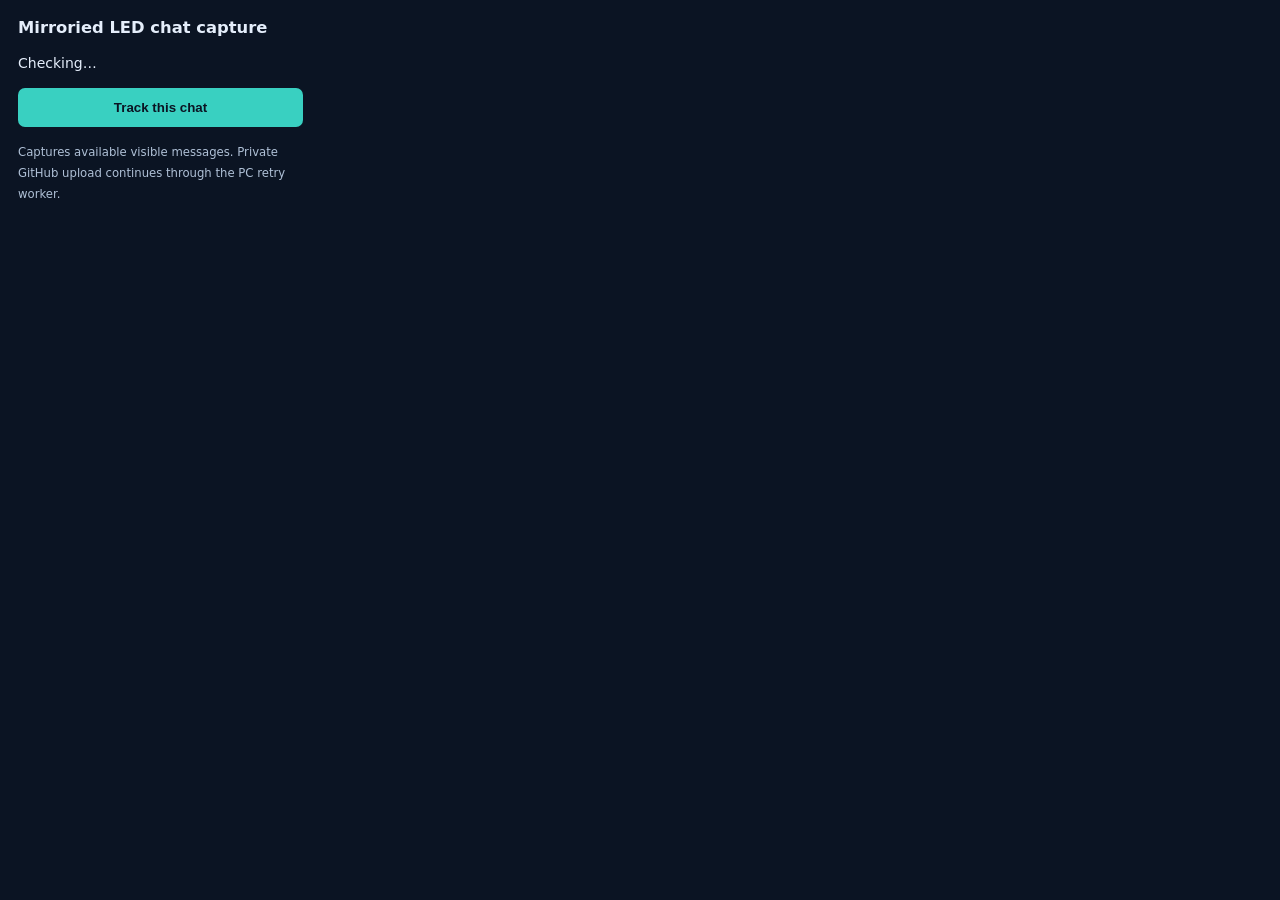
<file: tools/browser-ai-capture/popup.html>
<!doctype html>
<html lang="en"><meta charset="utf-8"><title>Mirroried LED capture</title>
<style>body{font:14px system-ui;width:285px;margin:18px;background:#0b1423;color:#e5eefb}button{width:100%;padding:12px;border:0;border-radius:7px;background:#39d0c1;color:#0b1423;font-weight:700}p{line-height:1.5}small{color:#afc0d6}</style>
<h3>Mirroried LED chat capture</h3><p id="status">Checking…</p><button id="toggle">Track this chat</button>
<p><small>Captures available visible messages. Private GitHub upload continues through the PC retry worker.</small></p>
<script src="popup.js"></script></html>
</file>
<file: styles.css>
:root{
  --bg:#f5f7f9;
  --surface:#ffffff;
  --ink:#111827;
  --muted:#5f6b7a;
  --line:#d7dde5;
  --dark:#0b1020;
  --accent:#14b8a6;
  --accent-2:#38bdf8;
  --accent-3:#8b5cf6;
  --shadow:0 18px 50px rgba(15,23,42,.12);
  --radius:24px;
}
*{box-sizing:border-box}
html{scroll-behavior:smooth}
body{margin:0;background:var(--bg);color:var(--ink);font-family:Inter,ui-sans-serif,system-ui,-apple-system,BlinkMacSystemFont,"Segoe UI",sans-serif;line-height:1.55}
a{color:inherit}
button,input,select,textarea{font:inherit}
button{cursor:pointer}
.skip-link{position:fixed;left:12px;top:12px;z-index:9999;transform:translateY(-150%);background:#fff;padding:10px 14px;border-radius:10px}
.skip-link:focus{transform:none}
.shell{width:min(1180px,calc(100% - 36px));margin:0 auto}
.site-header{position:sticky;top:0;z-index:100;background:rgba(245,247,249,.92);backdrop-filter:blur(16px);border-bottom:1px solid rgba(215,221,229,.85)}
.header-inner{min-height:76px;display:flex;align-items:center;gap:22px}
.brand{display:flex;align-items:center;gap:10px;text-decoration:none;min-width:max-content}
.brand-mark{width:38px;height:38px;border-radius:11px;display:grid;place-items:center;font-weight:900;color:#fff;background:linear-gradient(135deg,var(--accent),var(--accent-2),var(--accent-3));box-shadow:0 8px 20px rgba(56,189,248,.25)}
.brand strong{display:block;letter-spacing:.08em;font-size:.94rem}
.brand small{display:block;color:var(--muted);font-size:.68rem;margin-top:1px}
.primary-nav{margin-left:auto;display:flex;align-items:center;gap:18px}
.primary-nav a{text-decoration:none;font-size:.9rem;font-weight:700;color:#334155}
.primary-nav a:hover{color:#0f172a}
.cart-button,.menu-toggle{border:1px solid var(--line);background:#fff;border-radius:999px;padding:10px 14px;font-weight:800}
.menu-toggle{display:none}
.cart-count{display:inline-grid;place-items:center;min-width:23px;height:23px;border-radius:999px;background:#111827;color:#fff;margin-left:5px;font-size:.75rem}
.hero{padding:88px 0 76px;background:radial-gradient(circle at 85% 20%,rgba(56,189,248,.14),transparent 30%),radial-gradient(circle at 65% 55%,rgba(139,92,246,.1),transparent 32%)}
.hero-grid{display:grid;grid-template-columns:1.08fr .92fr;gap:52px;align-items:center}
.eyebrow{margin:0 0 10px;color:#0ea5a8;font-size:.76rem;font-weight:900;letter-spacing:.18em;text-transform:uppercase}
.hero h1,.section h2{margin:0;line-height:.96;letter-spacing:-.045em}
.hero h1{font-size:clamp(3.8rem,8vw,7.4rem)}
.hero h1 span{background:linear-gradient(90deg,var(--accent),var(--accent-2),var(--accent-3));-webkit-background-clip:text;background-clip:text;color:transparent}
.hero-lede{font-size:1.15rem;max-width:720px;color:#475569;margin:28px 0 0}
.hero-actions{display:flex;gap:12px;flex-wrap:wrap;margin-top:28px}
.button{display:inline-flex;align-items:center;justify-content:center;border-radius:999px;padding:13px 20px;text-decoration:none;font-weight:900;border:1px solid transparent;transition:.2s ease}
.button:hover{transform:translateY(-1px)}
.button.primary{background:#111827;color:#fff}
.button.primary:hover{background:#020617}
.button.secondary{background:#fff;border-color:#cbd5e1;color:#111827}
.button.text-button{background:transparent;border:none;color:#64748b;padding:10px 6px}
.hero-badges{display:flex;gap:8px;flex-wrap:wrap;margin-top:22px}
.hero-badges span,.status-pill{border:1px solid #cbd5e1;background:rgba(255,255,255,.7);border-radius:999px;padding:7px 11px;font-size:.74rem;font-weight:800;color:#475569}
.hero-visual{position:relative;width:min(480px,100%);aspect-ratio:1;justify-self:center;margin:0;overflow:hidden;border-radius:32px;background:#020617;box-shadow:0 34px 90px rgba(15,23,42,.22)}
.hero-image{display:block;width:100%;height:100%;object-fit:cover;object-position:center}
.image-caption{position:absolute;left:16px;bottom:16px;max-width:calc(100% - 32px);padding:7px 11px;border:1px solid rgba(255,255,255,.2);border-radius:999px;background:rgba(2,6,23,.78);color:#f8fafc;font-size:.72rem;line-height:1.35;font-weight:700}
.section{padding:84px 0}
.section-heading{display:flex;align-items:end;justify-content:space-between;gap:24px;margin-bottom:32px}
.section h2{font-size:clamp(2.6rem,5vw,4.8rem)}
.product-grid{display:grid;grid-template-columns:repeat(2,minmax(0,1fr));gap:20px}
.product-card{background:#fff;border:1px solid #cbd5e1;border-radius:var(--radius);overflow:hidden;box-shadow:0 8px 24px rgba(15,23,42,.05)}
.product-art{position:relative;aspect-ratio:16/10;overflow:hidden;margin:0;background:#020617}
.product-art img{display:block;width:100%;height:100%;object-fit:cover;object-position:center}
.display-art img{object-position:center 46%}
.product-body{padding:26px}
.product-body h3{font-size:1.55rem;margin:0 0 10px}
.product-body p{color:#64748b}
.product-meta{display:flex;justify-content:space-between;gap:12px;color:#475569;font-size:.85rem;font-weight:800;margin:20px 0}
.dark-section{background:var(--dark);color:#fff}
.dark-section .eyebrow{color:#5eead4}
.dark-section .large-copy,.dark-section .form-note{color:#cbd5e1}
.two-column{display:grid;grid-template-columns:1fr 1fr;gap:52px;align-items:start}
.large-copy{font-size:1.15rem;color:#475569;max-width:650px}
.check-list{list-style:none;padding:0;margin:28px 0 0;display:grid;gap:12px}
.check-list li{position:relative;padding-left:28px}
.check-list li::before{content:"✓";position:absolute;left:0;color:#2dd4bf;font-weight:900}
.config-card,.contact-form{background:#111827;border:1px solid #334155;border-radius:24px;padding:26px;display:grid;gap:14px;box-shadow:0 22px 55px rgba(0,0,0,.2)}
.config-card h3{margin:0 0 8px;font-size:1.5rem}
label{display:grid;gap:7px;font-size:.86rem;font-weight:800}
input,select,textarea{width:100%;border:1px solid #cbd5e1;border-radius:12px;padding:12px 13px;background:#fff;color:#0f172a;outline:none}
input:focus,select:focus,textarea:focus{border-color:#38bdf8;box-shadow:0 0 0 3px rgba(56,189,248,.15)}
.form-note{font-size:.78rem;color:#64748b;margin:0}
.feature-grid{display:grid;grid-template-columns:repeat(2,minmax(0,1fr));gap:16px}
.feature-grid.three{grid-template-columns:repeat(3,minmax(0,1fr))}
.feature-card{border:1px solid #d7dde5;border-radius:20px;background:#fff;padding:24px}
.feature-card h3{margin:4px 0 8px}
.feature-card p{margin:0;color:#64748b}
.feature-number{font-size:2rem;font-weight:900;color:#cbd5e1}
.callout-row{margin-top:24px;padding:22px;border-radius:20px;background:#0f172a;color:#fff;display:flex;align-items:center;justify-content:space-between;gap:20px}
.callout-row div{display:grid;gap:5px}
.callout-row span{color:#cbd5e1}
.sponsor-section{background:linear-gradient(180deg,#f8fafc,#eef6ff)}
.sponsor-layout{align-items:center}
.event-panel{border:1px solid #cbd5e1;border-radius:24px;background:#fff;padding:30px;display:flex;align-items:center;justify-content:space-between;gap:28px}
.event-panel h3{font-size:1.7rem;margin:0 0 8px}.event-panel p{margin:0;color:#64748b;max-width:680px}.event-actions{display:flex;gap:10px;flex-wrap:wrap;justify-content:flex-end}
.portal-section{background:#fff}
.portal-grid{display:grid;grid-template-columns:repeat(4,minmax(0,1fr));gap:16px}
.portal-card{border:1px solid #cbd5e1;border-radius:22px;padding:24px;min-height:250px;display:flex;flex-direction:column}
.portal-card>span{color:#0ea5a8;font-weight:900}.portal-card h3{font-size:1.35rem;margin:18px 0 10px}.portal-card p{color:#64748b}.portal-card a{margin-top:auto;text-decoration:none;font-weight:900}
.contact-details{display:grid;gap:8px;margin-top:28px}.contact-details a{color:#cbd5e1;text-decoration:none}.contact-details a:hover{color:#fff}
.site-footer{background:#020617;color:#cbd5e1;padding:38px 0}.footer-grid{display:grid;grid-template-columns:2fr 1fr 1fr 1.4fr;gap:24px}.footer-grid>div{display:grid;gap:6px;align-content:start}.footer-grid a{text-decoration:none}.footer-grid p{margin:4px 0;color:#64748b}
.cart-drawer{position:fixed;right:0;top:0;z-index:220;width:min(460px,100%);height:100dvh;background:#fff;box-shadow:-24px 0 60px rgba(15,23,42,.18);padding:24px;transform:translateX(110%);transition:transform .25s ease;display:flex;flex-direction:column}
.cart-drawer.open{transform:none}.cart-header{display:flex;justify-content:space-between;align-items:start;border-bottom:1px solid #e2e8f0;padding-bottom:18px}.cart-header h2{margin:0;font-size:2.3rem}.icon-button{border:1px solid #cbd5e1;background:#fff;border-radius:50%;width:40px;height:40px;font-size:1.5rem;line-height:1}.cart-items{overflow:auto;display:grid;gap:12px;padding:18px 0}.cart-item{border:1px solid #e2e8f0;border-radius:16px;padding:14px}.cart-item h4{margin:0 0 6px}.cart-item p{margin:3px 0;color:#64748b;font-size:.85rem}.cart-item button{border:0;background:transparent;color:#dc2626;padding:6px 0;font-weight:800}.empty-cart{color:#64748b;text-align:center;padding:48px 10px}.cart-footer{margin-top:auto;border-top:1px solid #e2e8f0;padding-top:18px;display:grid;gap:10px}.cart-footer p{font-size:.8rem;color:#64748b}.drawer-backdrop{position:fixed;inset:0;background:rgba(2,6,23,.45);z-index:210}
.config-dialog{width:min(620px,calc(100% - 28px));border:0;border-radius:24px;padding:0;box-shadow:var(--shadow)}.config-dialog::backdrop{background:rgba(2,6,23,.55)}.config-dialog form{padding:26px;display:grid;gap:14px}.dialog-header{display:flex;justify-content:space-between;gap:16px;align-items:start}.dialog-header h2{font-size:2rem;margin:0}.dialog-actions{display:flex;justify-content:flex-end;gap:10px;margin-top:8px}
.toast{position:fixed;left:50%;bottom:30px;z-index:500;transform:translate(-50%,20px);opacity:0;background:#111827;color:#fff;padding:12px 18px;border-radius:999px;box-shadow:var(--shadow);transition:.2s ease;pointer-events:none}.toast.show{opacity:1;transform:translate(-50%,0)}
@media (max-width:1000px){
  .primary-nav{position:absolute;left:18px;right:18px;top:70px;background:#fff;border:1px solid #d7dde5;border-radius:18px;padding:14px;display:none;flex-direction:column;align-items:stretch;box-shadow:var(--shadow)}
  .primary-nav.open{display:flex}.menu-toggle{display:inline-flex;margin-left:auto}.cart-button{margin-left:0}
  .hero-grid,.two-column{grid-template-columns:1fr}.hero-visual{width:min(520px,100%)}
  .portal-grid{grid-template-columns:repeat(2,1fr)}.feature-grid.three{grid-template-columns:1fr}.footer-grid{grid-template-columns:1fr 1fr}
}
@media (max-width:680px){
  .shell{width:min(100% - 24px,1180px)}.site-header .brand small{display:none}.header-inner{gap:8px}.cart-button,.menu-toggle{padding:9px 11px;font-size:.82rem}
  .hero{padding:58px 0}.hero h1{font-size:clamp(3.2rem,18vw,5.3rem)}.hero-visual{border-radius:26px}
  .section{padding:62px 0}.section-heading{align-items:start;flex-direction:column}.product-grid,.portal-grid,.feature-grid{grid-template-columns:1fr}
  .event-panel,.callout-row{align-items:flex-start;flex-direction:column}.event-actions{justify-content:flex-start}.footer-grid{grid-template-columns:1fr}.dialog-actions{flex-direction:column-reverse}.dialog-actions .button{width:100%}
}
/* Phased public opening. Existing product and portal styles remain available. */
.opening-page{background:#f5f7f9}.opening-page .brand small{font-size:.875rem}.opening-nav{margin-left:auto;display:flex;gap:22px;align-items:center;font-size:.95rem;font-weight:700}.opening-nav>a{text-decoration:none}.opening-intro{padding:70px 0 36px;max-width:1180px}.opening-intro h1{font-size:clamp(2.7rem,6.7vw,5.5rem);line-height:1.03;letter-spacing:-.05em;margin:15px 0 24px;max-width:1000px}.opening-intro h1 span{color:#087d85}.opening-intro>p{max-width:780px;color:#475569;font-size:1.0625rem}.opening-intro .opening-lede{font-size:1.25rem;line-height:1.6}.opening-notice{border-left:4px solid #087d85;padding:16px 20px;background:#e6f2f3;border-radius:0 12px 12px 0;margin-top:28px;max-width:860px}.opening-notice strong{color:#07565d}.opening-notice p{margin:5px 0 0}.opening-products{display:grid;grid-template-columns:1fr 1fr;gap:24px;padding-bottom:42px}.opening-products .product-body h2{font-size:1.85rem;letter-spacing:-.035em;margin:4px 0}.opening-products .product-body>p:not(.eyebrow){min-height:52px}.opening-products .button{border-radius:12px}.opening-process{border-top:1px solid var(--line);padding:35px 0;display:grid;grid-template-columns:repeat(3,1fr);gap:36px}.opening-process span{font-weight:800;color:#087d85}.opening-process h3{font-size:1.2rem;margin:10px 0}.opening-process p{color:#475569;margin:0;font-size:1rem}.opening-rest{padding:35px 0;border-top:1px solid var(--line)}.opening-rest h2{font-size:1.55rem;margin:0 0 8px}.opening-rest p{max-width:780px;color:#475569}.opening-footer{padding:26px 0 35px;display:flex;justify-content:space-between;font-size:.9375rem}.opening-page a:focus-visible{outline:3px solid #087d85;outline-offset:5px}.opening-page .eyebrow{font-size:.875rem;color:#087d85}@media(max-width:760px){.opening-page .header-inner{flex-wrap:wrap;padding:16px 0;gap:16px}.opening-nav{margin-left:0;gap:16px;width:100%;flex-wrap:wrap}.opening-nav .button{padding:9px 12px}.opening-intro{padding-top:38px}.opening-products{grid-template-columns:1fr;gap:22px}.opening-process{grid-template-columns:1fr;gap:24px}.opening-process h3{display:inline;margin-left:12px}.opening-process p{margin-top:10px}.opening-products .product-body>p:not(.eyebrow){min-height:0}.opening-products .button{width:100%}}@media(prefers-reduced-motion:reduce){html{scroll-behavior:auto}.button{transition:none}.button:hover{transform:none}}
</file>
<file: shop/shop.css>
:root{--bg:#f5f7f9;--ink:#101b2e;--muted:#4e6173;--line:#d6e0e7;--accent:#087d85;--surface:white}*{box-sizing:border-box}body{margin:0;background:var(--bg);color:var(--ink);font:1rem/1.55 Inter,system-ui,sans-serif}a{color:#07616a}button,input,select,textarea{font:inherit}button{cursor:pointer}button:disabled{cursor:default;opacity:.5}a:focus-visible,button:focus-visible{outline:3px solid #087d85;outline-offset:4px}[hidden]{display:none!important}.shell{width:min(1120px,calc(100% - 36px));margin:auto}header{border-bottom:1px solid var(--line);background:#fff}header .shell{padding:18px 0;display:flex;align-items:center;justify-content:space-between;gap:18px;flex-wrap:wrap}.brand{font-weight:850;letter-spacing:.08em;text-decoration:none;color:var(--ink)}nav{display:flex;gap:20px;flex-wrap:wrap}nav a{font-size:.9375rem;text-decoration:none;font-weight:650}main{padding:40px 0 60px}h1{font-size:clamp(2rem,5vw,3.5rem);line-height:1.1;letter-spacing:-.035em;margin:0 0 16px}h2{font-size:1.5rem;margin:0 0 16px}h3{font-size:1.15rem;margin:0 0 10px}.lede{color:var(--muted);max-width:800px;margin-bottom:26px}.eyebrow{font-size:.875rem;letter-spacing:.12em;font-weight:750;color:var(--accent)}.notice{background:#e6f2f3;border-left:4px solid var(--accent);padding:16px 20px;border-radius:0 12px 12px 0;margin:18px 0;color:#154e59}.grid{display:grid;grid-template-columns:1.1fr .9fr;gap:24px;align-items:start}.panel{background:white;padding:26px;border:1px solid var(--line);border-radius:18px;margin-bottom:24px}label{display:block;font-weight:650;font-size:.9375rem;margin-bottom:14px}input,select,textarea{display:block;width:100%;border:1px solid #aabac7;border-radius:9px;padding:11px 12px;margin-top:5px;color:var(--ink);background:white}input:focus,select:focus,textarea:focus{outline:3px solid #92dade;outline-offset:1px}.fields{display:grid;grid-template-columns:1fr 1fr;gap:0 14px}.fields .wide{grid-column:1/-1}.check{display:flex;gap:10px;align-items:flex-start;font-weight:400}.check input{width:auto;flex:0 0 auto;margin-top:6px}.button{display:inline-flex;align-items:center;justify-content:center;border:1px solid #b2c2cd;border-radius:10px;padding:11px 18px;font-weight:700;text-decoration:none;color:var(--ink);background:#fff}.primary{background:#102438;color:white;border-color:#102438}.actions{display:flex;gap:10px;flex-wrap:wrap;margin:12px 0}.message{color:#164e57;min-height:24px;font-size:.9375rem}.message.error{color:#a32929}.muted,.fine{color:var(--muted)}.fine{font-size:.875rem}.items{list-style:none;padding:0;margin:0}.items li{padding:14px 0;border-bottom:1px solid var(--line)}.items strong{display:block}.items button{padding:5px 9px;margin-top:8px}.order-card{border:1px solid var(--line);border-radius:14px;background:#fff;padding:24px;margin:16px 0;overflow-wrap:anywhere}.order-card h3{font-size:1.05rem;letter-spacing:.03em}.order-top{display:flex;gap:16px;justify-content:space-between;flex-wrap:wrap;font-weight:700;color:var(--accent);margin-bottom:12px}.order-top.paid{color:#21623c}.totals{margin:16px 0;border-top:1px solid var(--line)}.totals>div{display:flex;justify-content:space-between;gap:20px;padding:8px 0}.totals .total{font-weight:800;border-top:1px solid var(--line)}.order-card summary{cursor:pointer;font-weight:650}.proof-links{display:flex;gap:12px;flex-wrap:wrap;margin-bottom:12px}.address-concept{width:100%;display:block;border-radius:14px;aspect-ratio:16/10;object-fit:cover}.address-preview{margin:22px 0;border:1px solid #314557;background:#102438;color:#d1f5f3;padding:28px;text-align:center;border-radius:14px;overflow-wrap:anywhere}.address-preview strong{display:block;font-size:clamp(2rem,6vw,3.8rem);letter-spacing:.1em}.address-preview span{font-size:1.1rem}.preview-label{font-size:.875rem;color:var(--muted)}.sticky{position:sticky;top:24px}footer{padding:24px 0;border-top:1px solid var(--line);font-size:.9375rem}.skip-link{position:absolute;top:-100px;left:12px;background:#fff;padding:10px;z-index:10}.skip-link:focus{top:12px}@media(max-width:760px){.grid{grid-template-columns:1fr}.sticky{position:static}.fields{grid-template-columns:1fr}.panel{padding:22px}.order-card{padding:20px}nav{gap:15px}main{padding-top:28px}}@media(prefers-reduced-motion:reduce){*{scroll-behavior:auto}}
</file>
<file: infinity-builder/builder.css>
.builder-page{background:#f3f5f7}.builder-shell{width:min(1350px,calc(100% - 48px));margin:0 auto}.builder-nav{margin-left:auto;display:flex;gap:25px;font-size:.85rem;font-weight:700}.builder-nav a{text-decoration:none}.builder-heading{display:flex;justify-content:space-between;align-items:end;gap:30px;padding:52px 0 35px}.builder-heading h1{font-size:clamp(2.7rem,4.6vw,4.8rem);line-height:1.02;margin:0;letter-spacing:-.055em}.builder-heading h1 span{color:#0d9488}.builder-heading p:not(.eyebrow){color:#64748b;margin:15px 0 0}.saved-label{max-width:260px;font-size:.77rem;color:#64748b;padding-bottom:7px}.builder-layout{display:grid;grid-template-columns:minmax(0,1fr) minmax(440px,.95fr);gap:38px;align-items:start}.preview-column{position:sticky;top:99px}.preview-card{overflow:hidden;border:1px solid #1e293b;background:#080f1d;border-radius:24px;color:#fff;box-shadow:0 22px 55px #0f172a1a}.preview-toolbar{display:flex;align-items:center;justify-content:space-between;padding:18px 21px;border-bottom:1px solid #ffffff12;font-size:.66rem;font-weight:800;letter-spacing:.12em}.live-dot{display:inline-block;width:6px;height:6px;border-radius:50%;background:#2dd4bf;margin-right:8px;box-shadow:0 0 10px #2dd4bf}.view-toggle{display:flex;gap:2px;padding:3px;border:1px solid #ffffff20;border-radius:30px;letter-spacing:0}.view-toggle button{background:none;border:0;color:#94a3b8;font-size:.72rem;padding:6px 12px;border-radius:30px}.view-toggle button.active{background:#22324a;color:#e2e8f0}.mirror-stage{min-height:300px;aspect-ratio:1.07;display:grid;place-items:center;background:radial-gradient(ellipse at 50% 50%,#162838 0%,#0a1422 45%,#080f1d 74%)}.mirror-stage svg{display:block;width:100%;height:100%}.preview-caption{display:flex;justify-content:space-between;align-items:center;gap:12px;padding:8px 22px 22px}.preview-caption strong{font-size:.95rem}.preview-caption span{font-size:.7rem;color:#94a3b8}.preview-stats{display:grid;grid-template-columns:1fr 1fr 1fr;border-top:1px solid #ffffff15;padding:19px 10px}.preview-stats div{text-align:center;border-right:1px solid #ffffff15}.preview-stats div:last-child{border:0}.preview-stats span{display:block;color:#5eead4;font-weight:700;font-size:1.12rem;line-height:1.2}.preview-stats small{display:block;color:#94a3b8;font-size:.6rem;letter-spacing:.11em;margin-top:6px}.preview-note{font-size:.73rem;color:#64748b;text-align:center;padding:0 12px;margin:16px 0}.build-progress{display:flex;flex-wrap:wrap;gap:9px 15px;padding:18px 0;list-style:none;margin:0;counter-reset:step;font-size:.7rem;color:#64748b}.build-progress li{display:flex;align-items:center;gap:5px}.build-progress li::before{content:'○';font-size:.9rem;color:#94a3b8}.build-progress li.done::before{content:'✓';color:#0d9488;font-weight:800}.preview-actions{display:flex;align-items:center;gap:15px}.preview-actions .button{font-size:.76rem;padding:10px 15px}.controls-column{display:grid;gap:15px}.build-section{border:1px solid #dbe1e7;border-radius:20px;background:#fff;padding:26px}.step-heading{display:flex;align-items:start;gap:13px;margin-bottom:22px}.step-heading>span:first-child{background:#eaf7f5;color:#0f766e;border-radius:10px;min-width:34px;height:34px;display:grid;place-items:center;font-size:.74rem;font-weight:900}.step-heading h2{font-size:1.25rem;letter-spacing:-.02em;line-height:1.25;margin:0}.step-heading p{margin:5px 0 0;font-size:.77rem;color:#64748b}.step-tick{margin-left:auto;color:#0d9488;font-size:1.25rem;font-weight:900}.step-tick.pending{color:#cbd5e1}.builder-page fieldset{border:0;padding:0;margin:0 0 20px}.builder-page legend{font-size:.77rem;font-weight:800;margin-bottom:9px}.builder-page label{font-size:.77rem;font-weight:700}.builder-page input:focus-visible,.builder-page button:focus-visible,.builder-page a:focus-visible{outline:3px solid #38bdf8;outline-offset:3px}.size-grid{display:grid;grid-template-columns:repeat(4,1fr);gap:7px}.size-grid label{position:relative}.size-grid input,.choice-row input,.rear-options input{position:absolute;opacity:0;width:1px;height:1px;pointer-events:none}.size-grid span,.choice-row span{display:flex;align-items:center;justify-content:center;text-align:center;padding:11px 6px;border:1px solid #cbd5e1;border-radius:10px;color:#475569;font-weight:800;font-size:.77rem;cursor:pointer}.size-grid input:checked+span,.choice-row input:checked+span,.rear-options input:checked+span{border-color:#0d9488;background:#effbf9;color:#0f766e;box-shadow:inset 0 0 0 1px #0d9488}.size-grid input:focus-visible+span,.choice-row input:focus-visible+span,.rear-options input:focus-visible+span{outline:3px solid #38bdf8;outline-offset:3px}.field-pair{display:grid;grid-template-columns:1fr 1fr;gap:12px;margin:12px 0}.builder-page select,.builder-page input:not([type=checkbox],[type=radio],[type=range]){padding:10px 12px;border-radius:10px;font-size:.81rem}.builder-page input[type=color]{height:42px;padding:5px 9px}.check-option{display:flex;align-items:start;gap:10px;margin:17px 0;cursor:pointer}.check-option input{accent-color:#0d9488;width:17px;min-width:17px;height:17px;margin:3px 0 0}.check-option span{display:block}.check-option strong{display:block}.check-option small{font-size:.71rem;font-weight:400;color:#64748b;display:block;margin-top:3px;line-height:1.4}.choice-row{display:grid;grid-template-columns:repeat(3,1fr);gap:8px}.field-note{color:#64748b;font-size:.71rem;line-height:1.5;margin:9px 0 0}.art-tabs{display:flex;border-bottom:1px solid #e2e8f0;margin-bottom:19px;gap:15px}.art-tabs button{border:0;background:none;padding:10px 0;color:#64748b;font-size:.78rem;font-weight:700;border-bottom:2px solid transparent}.art-tabs button[aria-selected=true]{color:#0d9488;border-bottom-color:#0d9488}.gallery-grid{display:grid;grid-template-columns:repeat(3,1fr);gap:9px}.gallery-item{border:1px solid #dbe1e7;border-radius:12px;overflow:hidden;background:#fff;text-align:left;padding:0;position:relative}.gallery-item:hover,.gallery-item.selected{border-color:#0d9488}.gallery-item img{display:block;width:100%;aspect-ratio:1;background:#0c1625;padding:13px}.gallery-item span{display:block;padding:9px;font-size:.68rem;font-weight:800}.upload-zone{border:1px dashed #93b7b5;background:#f4faf9;border-radius:12px;padding:18px;margin-bottom:15px}.upload-zone span{color:#64748b;font-size:.7rem;font-weight:400}.upload-zone input{font-size:.7rem}.art-review{margin:18px 0 0;display:grid;grid-template-columns:100px 1fr;gap:15px;align-items:center;background:#f5f8fa;border:1px solid #dbe1e7;border-radius:13px;padding:14px}.art-review-image{background:#071321;border-radius:10px;overflow:hidden;aspect-ratio:1}.art-review img{width:100%;height:100%;object-fit:contain}.art-review strong{font-size:.83rem}.art-review .button{font-size:.68rem;padding:9px 12px;margin-top:9px}.approved-art{margin-top:17px;padding:13px;background:#effbf9;border-radius:12px;display:flex;gap:10px;align-items:center}.approved-art>span{color:#0d9488;font-size:1.2rem}.approved-art strong{font-size:.77rem;display:block}.approved-art small{font-size:.64rem;color:#475569;display:block}.approved-art button{margin-left:auto;border:0;background:none;font-size:.69rem;color:#0f766e;text-decoration:underline}.art-scale{margin-top:18px}.art-scale span{font-weight:400;color:#64748b}.art-scale input{accent-color:#0d9488;padding:0;margin:10px 0}.ai-availability{font-size:.74rem;color:#64748b;background:#f1f5f9;border-radius:10px;padding:11px}#aiForm{display:grid;gap:13px}#aiForm .button{font-size:.76rem;justify-self:start}#aiForm .check-option{margin:2px 0}.ai-questions{display:grid;gap:12px}.rear-options{display:grid;grid-template-columns:repeat(3,1fr);gap:8px}.rear-options label{position:relative}.rear-options span{display:block;border:1px solid #cbd5e1;border-radius:11px;padding:13px 8px;cursor:pointer}.rear-options strong{font-size:.73rem;display:block}.rear-options small{font-size:.65rem;font-weight:400;color:#64748b}.panel-result{background:#f4f9f9;border:1px solid #d8edeb;padding:15px;border-radius:12px;font-size:.78rem;margin-bottom:15px}.panel-result p{margin:0}.panel-result strong{font-size:.88rem}.panel-result small{display:block;color:#64748b;font-size:.7rem;margin-top:4px}.coverage-meter{height:5px;border-radius:5px;background:#d2e7e5;overflow:hidden;margin-top:12px}.coverage-meter span{display:block;background:#0d9488;height:100%}.controller-options{display:grid;gap:9px}.controller-choice{display:flex;gap:10px;align-items:start;border:1px solid #dbe1e7;border-radius:12px;padding:13px}.controller-choice input{width:17px;min-width:17px;height:17px;accent-color:#0d9488}.controller-choice strong{font-size:.78rem;display:block}.controller-choice small{font-size:.7rem;color:#64748b;display:block;font-weight:400}.controller-choice:has(input:checked){border-color:#0d9488;background:#effbf9}.controller-choice:has(input:disabled){opacity:.55}.hardware-list{list-style:none;padding:0;margin:20px 0}.hardware-list li{display:flex;gap:8px;font-size:.75rem;margin:9px 0;color:#334155;align-items:start}.hardware-list li::before{content:'✓';color:#0d9488;font-weight:800}.hardware-list small{margin-left:auto;white-space:nowrap;color:#64748b}.power-note{font-size:.72rem;color:#64748b;background:#f1f5f9;padding:12px;border-radius:10px}.build-section details{font-size:.73rem;color:#64748b;margin-top:18px}.build-section details summary{cursor:pointer;color:#475569;font-weight:700}.build-section details li{margin:7px 0}.quote-section{background:#0d1729;color:#fff;padding:29px}.quote-section h2{font-size:1.5rem;line-height:1.2;margin:0}.quote-section>p:not(.eyebrow){color:#94a3b8;font-size:.8rem}.quote-section .button.primary{background:#5eead4;color:#042f2e;margin:8px 0 5px}.quote-section .text-button{color:#cbd5e1;font-size:.75rem}.builder-page button:disabled{opacity:.45;cursor:not-allowed;transform:none}.build-message{font-size:.77rem;color:#0f766e;min-height:0;margin:12px 0 0;white-space:pre-line}.build-message:empty{display:none}.build-message.error{color:#b45309}.quote-section .build-message.error{color:#fbbf24}.builder-footer{text-align:center;font-size:.68rem;letter-spacing:.1em;color:#64748b;margin:45px 0 30px}[hidden]{display:none!important}
@media(min-width:1400px){.preview-column{top:110px}.mirror-stage{max-height:520px}}@media(max-width:1000px){.builder-layout{grid-template-columns:minmax(0,1fr) minmax(350px,1fr);gap:22px}.build-section{padding:22px}.builder-shell{width:calc(100% - 32px)}.size-grid{grid-template-columns:repeat(3,1fr)}.preview-toolbar{padding:15px}.preview-caption{padding:9px 15px 18px}.preview-stats span{font-size:.9rem}.saved-label{max-width:210px}}@media(max-width:760px){.builder-layout{display:flex;flex-direction:column;gap:22px}.preview-column{position:relative;top:0;width:100%}.controls-column{width:100%}.builder-heading{padding-top:30px;display:block}.saved-label{max-width:none;padding-top:15px}.mirror-stage{max-height:430px;min-height:260px}.build-progress{justify-content:center;padding:9px 0 15px}.preview-actions{justify-content:center}.builder-nav{gap:14px;font-size:.73rem}.builder-nav a:last-child{display:none}.brand small{display:none}.header-inner{min-height:62px;gap:12px}.brand strong{font-size:.77rem}.brand-mark{width:32px;height:32px}.size-grid{grid-template-columns:repeat(4,1fr)}.build-section{padding:22px}.builder-heading h1{font-size:2.8rem}.rear-options span{padding:13px 6px}.rear-options strong{font-size:.68rem}}@media(prefers-reduced-motion:reduce){html{scroll-behavior:auto}*{transition:none!important}}
.preview-price-strip{display:flex;justify-content:space-between;gap:12px;align-items:center;padding:12px 21px;background:#0c2130;border-bottom:1px solid #ffffff12;font-size:.68rem;color:#a9c2cd}.preview-price-strip strong{color:#5eead4;margin-left:6px;font-size:.9rem;white-space:nowrap}.preview-price-strip small{font-size:.64rem;color:#cbd5e1;text-align:right}.price-tracker{margin-top:22px;padding:22px;background:#fff;border:1px solid #dbe1e7;border-radius:20px}.price-heading{display:flex;justify-content:space-between;align-items:center;gap:12px}.price-heading .eyebrow{font-size:.6rem;letter-spacing:.12em;margin:0 0 5px}.price-heading h2{margin:0;font-size:1.1rem}.price-badge{font-size:.65rem;font-weight:800;color:#0f766e;background:#effbf9;padding:5px 9px;border-radius:7px}.price-summary{background:#effbf9;border:1px solid #d8edeb;border-radius:12px;padding:15px;margin:16px 0;display:grid;gap:5px}.price-summary>span{color:#475569;font-size:.71rem}.price-summary>strong{color:#0f766e;font-size:1.75rem;letter-spacing:-.035em;line-height:1.15}.price-summary>small{color:#475569;font-size:.69rem}.price-breakdown summary,.supplier-details summary{cursor:pointer;color:#334155;font-size:.75rem;font-weight:700}.price-breakdown>ul{list-style:none;margin:12px 0 0;padding:0}.price-breakdown>ul>li{padding:12px 0;border-bottom:1px solid #e2e8f0}.price-line-top{display:flex;justify-content:space-between;align-items:start;gap:18px;font-size:.73rem}.price-line-top strong{font-weight:700;max-width:72%}.price-line-top>span{font-weight:800;white-space:nowrap;color:#0f766e}.price-pending .price-line-top>span{color:#64748b;font-size:.69rem}.price-breakdown li>small{display:block;color:#64748b;font-size:.65rem;margin-top:5px}.price-breakdown li details{margin-top:6px;font-size:.64rem;color:#64748b}.price-breakdown li details summary{font-size:.64rem;font-weight:400}.price-breakdown li details p{margin:6px 0}.price-breakdown li details a,.supplier-details a{color:#0f766e;text-underline-offset:2px}.price-grand{display:flex;justify-content:space-between;gap:12px;border-top:1px solid #e2e8f0;padding-top:14px;margin-top:16px;font-size:.79rem}.price-grand strong{color:#334155}.price-notice,.supplier-details{font-size:.67rem;line-height:1.5;color:#64748b}.price-notice{margin:12px 0}.supplier-details{padding-top:10px;border-top:1px solid #e2e8f0}.supplier-details ul{padding-left:16px}.supplier-details li{margin:8px 0}.delivery-options{grid-template-columns:repeat(2,1fr)}
@media(min-width:761px){.preview-column{max-height:calc(100vh - 118px);overflow-y:auto;scrollbar-width:thin;scrollbar-color:#cbd5e1 transparent;padding-bottom:6px;padding-right:4px}.mirror-stage{min-height:240px;max-height:420px}}
@media(max-width:760px){.price-tracker{margin-top:17px;padding:20px}.preview-price-strip{padding:12px 15px}.preview-price-strip strong{font-size:.82rem}.price-line-top{gap:12px}.price-summary>strong{font-size:1.6rem}}

.gallery-item img{object-fit:contain}.gallery-item small{display:block;font-size:.6rem;font-weight:400;color:#526171;margin-top:5px;line-height:1.4}
</file>
<file: products/products.css>
.catalog-nav{margin-left:auto;display:flex;gap:20px;flex-wrap:wrap;align-items:center}.catalog-nav a{text-decoration:none;font-size:.85rem;font-weight:750;color:#334155}.catalog-nav a[aria-current=page]{color:#0f766e}.products-intro{padding:68px 0 36px;max-width:800px}.products-intro h1{font-size:clamp(2.6rem,6vw,4.6rem);line-height:1.05;letter-spacing:-.045em;margin:0 0 20px}.products-intro>p:not(.eyebrow){font-size:1.08rem;color:#475569}.products-page .product-body h2{font-size:1.6rem;line-height:1.2;margin:0 0 12px;letter-spacing:-.025em}.product-note{font-size:.8rem}.products-help{margin:38px 0 60px;padding:26px 30px;border:1px solid var(--line);border-radius:var(--radius);background:#fff}.products-help h2{margin:0;font-size:1.3rem}.products-help p{margin:12px 0 0;color:#475569;max-width:800px}.catalog-footer{padding:26px 18px;text-align:center;font-size:.8rem;color:#64748b}.catalog-footer a{margin-left:12px}a:focus-visible,button:focus-visible{outline:3px solid #0d9488;outline-offset:4px}@media(max-width:800px){.products-page .header-inner,.stadium-page .header-inner{flex-wrap:wrap;gap:12px;padding:16px 0}.catalog-nav{margin-left:0;width:100%;gap:10px 20px}.products-intro{padding-top:38px}.products-page .product-meta{flex-wrap:wrap}}
</file>
<file: stadiums/stadiums.css>
.stadium-main{max-width:1440px;margin:auto;padding:0 28px 64px}.stadium-page section{padding:0}.stadium-intro{padding:64px 0 38px!important;max-width:900px}.stadium-intro h1{font-size:clamp(36px,6vw,72px);line-height:1.05;margin:14px 0 20px}.stadium-intro>p{max-width:720px;line-height:1.6}.stadium-note{color:#526171;font-size:13px;line-height:1.6}.stadium-filters{display:grid;grid-template-columns:1fr 1.6fr auto;align-items:end;gap:16px;padding:22px;background:#ffffff;border:1px solid #d7dde5;border-radius:14px}.stadium-filters label,.stadium-detail-copy label{display:flex;flex-direction:column;gap:8px;font-size:13px;font-weight:800}.stadium-page select{width:100%;padding:13px;background:#eef3f6;color:#172233;border:1px solid #b8c4d0;border-radius:8px;font:inherit}.stadium-page :focus-visible{outline:3px solid #087f83;outline-offset:4px}.stadium-count{margin:24px 0;color:#526171;font-size:13px}.stadium-grid{display:grid;grid-template-columns:repeat(3,minmax(0,1fr));gap:22px}.stadium-card{display:flex;flex-direction:column;background:#ffffff;border:1px solid #d7dde5;border-radius:16px;overflow:hidden}.stadium-card-image{width:100%;height:235px;object-fit:contain;background:#eef3f6}.stadium-placeholder{height:235px;display:flex;align-items:center;justify-content:center;flex-direction:column;gap:12px;background:radial-gradient(ellipse at center,#d9e9ed,#eef3f6);color:#526171;padding:20px;text-align:center}.stadium-placeholder span{font-size:38px}.stadium-placeholder small{font-size:12px}.stadium-card-copy{padding:22px;display:flex;flex-direction:column;flex:1}.stadium-card-copy .eyebrow{font-size:10px}.stadium-card-copy h2{font-size:23px;margin:12px 0 8px;line-height:1.25;letter-spacing:0}.stadium-card-copy p{margin:0 0 18px;color:#526171;font-size:13px}.stadium-card-copy button{margin-top:auto;text-align:left;background:none;border:0;padding:12px 0 0;color:#087f83;font-size:12px;font-weight:900;cursor:pointer}.stadium-card-copy small{font-size:11px;color:#526171;margin-bottom:14px}.stadium-page dialog{width:min(1100px,calc(100% - 32px));max-height:90vh;padding:0;border:1px solid #b8c4d0;border-radius:18px;background:#ffffff;color:#172233}.stadium-page dialog::backdrop{background:rgba(0,0,0,.8)}.stadium-dialog{position:relative;padding:48px 26px 26px}.dialog-close{position:absolute;right:14px;top:10px;background:none!important;color:#172233!important;padding:10px!important}.stadium-detail-layout{display:grid;grid-template-columns:minmax(0,1.6fr) minmax(260px,1fr);gap:28px}.stadium-detail-image{height:420px;display:grid;place-items:center;background:#eef3f6;border-radius:12px;overflow:hidden}.stadium-detail-image img{width:100%;height:100%;object-fit:contain}.stadium-detail-image .stadium-placeholder{width:100%;height:100%}.image-controls{display:flex;align-items:center;justify-content:space-between;gap:12px;margin-top:12px}.image-controls p{font-size:12px;color:#526171;line-height:1.5;text-align:center}.image-controls button{background:#e2eaf0;color:#172233;padding:10px 16px}.image-controls button:disabled{opacity:.4}.stadium-detail-copy h2{font-size:32px;letter-spacing:0;margin:10px 0}.stadium-detail-copy>p{margin:0 0 20px}.stadium-preview-price{margin:24px 0 12px}.stadium-preview-price small{display:block;color:#86510a;font-size:10px;font-weight:900;letter-spacing:.08em}.stadium-preview-price strong{display:block;font-size:34px;margin-top:8px}.stadium-quote-link{display:block;color:#087f83;font-size:12px;font-weight:900;margin-top:22px}.stadium-test{margin-top:44px;padding:26px!important;background:#ffffff;border:1px solid #d7dde5;border-radius:14px}.stadium-test h2{font-size:28px;letter-spacing:0}.stadium-test>p{font-size:13px;line-height:1.6;color:#526171}.stadium-test-line{display:flex;justify-content:space-between;gap:20px;padding:14px 0;border-bottom:1px solid #d7dde5;font-size:13px}.stadium-test-line button{background:none;border:0;color:#ab3434;padding:0;margin-left:12px;font-size:11px}.stadium-test-total{display:flex;justify-content:space-between;padding-top:10px}.stadium-page footer{padding:28px;text-align:center;color:#526171;font-size:12px}@media(max-width:950px){.stadium-grid{grid-template-columns:repeat(2,minmax(0,1fr))}.stadium-detail-layout{grid-template-columns:1fr}.stadium-detail-image{height:350px}}@media(max-width:600px){.stadium-main{padding:0 16px 44px}.stadium-intro{padding-top:36px!important}.stadium-filters{grid-template-columns:1fr;padding:16px}.stadium-grid{grid-template-columns:1fr}.stadium-card-image,.stadium-placeholder{height:250px}.stadium-dialog{padding:48px 16px 20px}.stadium-detail-image{height:280px}.stadium-test-line{flex-wrap:wrap}}

.stadium-page button:not(.stadium-card-copy button):not(.dialog-close){border:1px solid #cbd5e1;border-radius:9px;padding:11px 16px;font-weight:800}.stadium-page #addTest{background:#111827;color:#fff}.stadium-page #requestQuote{display:block;width:100%;margin-top:12px;background:#087f83;color:#fff}.stadium-page button:disabled{cursor:not-allowed}.stadium-detail-copy #selectionStatus{min-height:1.5em;font-size:.85rem}.stadium-page .stadium-intro .eyebrow{margin:0}.stadium-page dialog{overscroll-behavior:contain}[hidden]{display:none!important}

/* Concept showcase — separate from team-specific stadium catalog imagery. */
.stadium-showcase{margin:0 0 34px}
.stadium-showcase figure{margin:0}
.stadium-showcase-hero{border:1px solid #d7dde5;border-radius:16px;overflow:hidden;background:#fff}
.stadium-showcase-hero img{display:block;width:100%;height:auto;object-fit:contain}
.stadium-showcase-hero figcaption{color:#526171;font-size:12px;padding:11px 16px;line-height:1.6}
.stadium-showcase-gallery{display:grid;grid-template-columns:repeat(3,minmax(0,1fr));gap:16px;margin-top:16px}
.stadium-showcase-item{overflow:hidden;background:#fff;border:1px solid #d7dde5;border-radius:14px}
.stadium-showcase-item img{display:block;width:100%;height:auto}
.stadium-showcase-item figcaption{padding:12px 16px;font-size:13px;font-weight:700;color:#172233}
@media(max-width:750px){.stadium-showcase-gallery{grid-template-columns:repeat(2,minmax(0,1fr))}}
@media(max-width:520px){.stadium-showcase-gallery{grid-template-columns:1fr}.stadium-showcase-hero figcaption{padding:10px 12px}}
</file>
<file: customer-portal/portal.css>
:root{--bg:#071018;--panel:#0e1c27;--text:#f0f8fc;--muted:#9cb0c0;--line:#263946;--teal:#62ead0;--blue:#78bdfc;--pink:#ef8bcd;font-family:Inter,Arial,Helvetica,sans-serif;color:var(--text);background:var(--bg);font-synthesis:none;line-height:1.55;scroll-padding-top:100px}
*{box-sizing:border-box}body{margin:0;background:radial-gradient(ellipse at 10% 8%,#12333870,transparent 40%),var(--bg)}a{color:inherit}button,input,select{font:inherit}button,a,input,select{-webkit-tap-highlight-color:transparent}button{cursor:pointer}button:disabled{cursor:not-allowed;opacity:.48}button,input,select{color:var(--text)}button:focus-visible,a:focus-visible,input:focus-visible,select:focus-visible{outline:3px solid var(--teal);outline-offset:4px}[hidden]{display:none!important}.shell{width:min(1240px,calc(100% - 64px));margin-inline:auto}.skip-link{position:fixed;top:-100px;left:16px;z-index:10;background:var(--teal);color:var(--bg);padding:10px}.skip-link:focus{top:10px}.site-header{border-bottom:1px solid var(--line);background:#071018f2}.header-inner{min-height:92px;display:flex;align-items:center;gap:30px}.brand{display:flex;align-items:center;gap:12px;text-decoration:none;line-height:1.3;flex-shrink:0}.brand-mark{width:42px;height:42px;border:1px solid #6be3d6;border-radius:12px;display:grid;place-items:center;color:var(--teal);font-weight:900;font-size:24px;background:#153038}.brand strong{font-size:15px;letter-spacing:.07em}.brand small{display:block;color:var(--muted);font-size:12px}.header-inner nav{margin-left:auto;display:flex;gap:26px}.header-inner nav a,.header-action{text-decoration:none;font-size:13px;font-weight:600}.header-inner nav a{color:var(--muted)}.header-inner nav a:hover{color:var(--teal)}.header-action{border:1px solid var(--line);border-radius:9px;padding:10px 15px}.release-note{display:flex;gap:12px;align-items:center;flex-wrap:wrap;padding-block:24px;color:var(--muted);font-size:12px}.release-note strong{color:var(--teal);font-weight:600}.status-dot{width:7px;height:7px;border-radius:50%;background:var(--teal)}.welcome-grid{display:grid;grid-template-columns:1.2fr .85fr;gap:clamp(28px,6vw,88px);align-items:center;padding:24px 0 66px}.welcome-copy{padding:16px 0}.eyebrow{font-size:10px;letter-spacing:.18em;font-weight:800;color:var(--teal);margin:0 0 14px}h1,h2,h3,p{margin-top:0}h1{font-size:clamp(48px,5.9vw,78px);letter-spacing:-.06em;line-height:1.08;font-weight:700;margin-bottom:26px}h1 span{color:var(--teal)}.lead{font-size:17px;color:#bbcbd6;max-width:490px;line-height:1.8;margin-bottom:30px}.hero-actions{display:flex;gap:12px;flex-wrap:wrap}.button{display:inline-flex;align-items:center;justify-content:center;gap:14px;border:1px solid var(--line);min-height:45px;padding:10px 20px;border-radius:9px;text-decoration:none;font-size:13px;font-weight:700;transition:background .15s}.button.primary{background:var(--teal);border-color:var(--teal);color:#09221e}.button.primary:hover:enabled,a.button.primary:hover{background:#a0f9e8}.button.secondary{background:#10212d;color:var(--text)}.button.secondary:hover:enabled,a.button.secondary:hover{background:#1b3544}.feature-line{display:flex;gap:18px;flex-wrap:wrap;margin-top:26px;color:var(--muted);font-size:11px}.feature-line span:before{content:'·';color:var(--teal);margin-right:7px}.panel{background:var(--panel);border:1px solid var(--line);border-radius:18px}.account-panel{padding:26px 30px;scroll-margin-top:20px}.panel-heading{display:flex;justify-content:space-between;gap:15px;align-items:center;margin-bottom:18px}.panel-heading .eyebrow{margin:0}.small-tag{display:inline-flex;align-items:center;font-size:10px;font-weight:600;color:#b9ccd9;white-space:nowrap;border:1px solid var(--line);border-radius:6px;padding:4px 8px;background:#10212d}.small-tag.teal{color:var(--teal);border-color:#32665d;background:#14332f}.account-panel h2{font-size:24px;line-height:1.35;letter-spacing:-.03em;margin-bottom:10px}.muted{color:var(--muted);font-size:13px}.account-panel .muted{margin-bottom:18px}.auth-tabs{display:flex;border-bottom:1px solid var(--line);margin-bottom:18px}.auth-tabs button{background:transparent;border:0;border-bottom:2px solid transparent;flex:1;padding:8px;font-size:12px;color:var(--muted)}.auth-tabs button.active{border-color:var(--teal);color:var(--teal)}label{display:block;font-size:11px;font-weight:600;margin-bottom:12px}input:not([type=range]),select{width:100%;display:block;margin-top:6px;border:1px solid #344d5b;border-radius:7px;background:#091720;min-height:39px;padding:8px 11px;font-size:13px;color:var(--text)}input::placeholder{color:#718b9c}label small{display:block;color:var(--muted);font-size:10px;margin-top:5px;font-weight:400}.full-width{width:100%}.fine-print{font-size:10px;line-height:1.6;color:var(--muted);margin:13px 0 0}.form-message{font-size:12px;margin:12px 0 0;color:var(--teal);overflow-wrap:anywhere;min-height:0}.form-message.error{color:#ffafbc}.form-message:empty{margin:0}.member-details{margin:20px 0}.member-details>div{display:flex;justify-content:space-between;gap:12px;border-bottom:1px solid var(--line);padding:10px 0;font-size:12px}.member-details dt{color:var(--muted)}.member-details dd{margin:0}.text-button{padding:12px 0;border:0;background:transparent;color:var(--muted);font-size:12px;text-decoration:underline}.plans-section,.studio-section{padding:42px 0;scroll-margin-top:20px;border-top:1px solid var(--line)}.section-heading{display:flex;justify-content:space-between;align-items:end;gap:20px;margin-bottom:27px}.section-heading h2{font-size:34px;line-height:1.15;letter-spacing:-.035em;margin:0}.section-heading p:not(.eyebrow){font-size:12px;color:var(--muted);margin:0}.section-heading .eyebrow{margin-bottom:12px}.plans-grid{display:grid;grid-template-columns:repeat(3,1fr);gap:18px}.plan-card{border:1px solid var(--line);border-radius:16px;background:#0b1822;padding:24px}.plan-card.featured{border-color:#438e82;background:linear-gradient(150deg,#15393260,#0b1822)}.plan-top{display:flex;align-items:center;justify-content:space-between;gap:10px}.plan-card h3{font-size:19px;margin:0;letter-spacing:-.03em}.plan-description{font-size:12px;color:var(--muted);margin:15px 0 22px}.plan-capacity{font-size:13px;color:#c3d5de}.plan-capacity strong{font-size:32px;line-height:1.2;color:var(--text);letter-spacing:-.04em}.plan-capacity span{color:#5f7c8a;padding:0 8px}.plan-card ul{list-style:none;margin:21px 0;padding:0;font-size:11px;color:#b6c9d5}.plan-card li{margin:8px 0}.plan-card li:before{content:'✓';color:var(--teal);margin-right:8px}.price-note{font-size:10px;color:var(--muted);text-align:center;margin:10px 0 0}.section-note{color:var(--muted);font-size:10px;margin:16px 0 0}.studio-badge{display:inline-flex;align-items:center;gap:7px;color:var(--teal);font-size:11px}.studio-badge:before{content:'';width:6px;height:6px;border-radius:50%;background:var(--teal)}.studio-grid{display:grid;grid-template-columns:.8fr 1.2fr;gap:20px}.studio-controls{padding:26px}.studio-controls h3{font-size:20px;margin-bottom:9px}.studio-controls .muted{margin-bottom:22px}.file-label{border:1px dashed #476776;background:#10253050;border-radius:10px;text-align:center;display:flex;flex-direction:column;gap:5px;padding:18px;cursor:pointer}.file-label strong{font-size:12px}.file-label span:not(.upload-symbol){font-size:10px;color:var(--muted);font-weight:400}.upload-symbol{font-size:25px;line-height:1;color:var(--teal);margin-bottom:4px}#mediaFile{font-size:11px;min-height:32px;padding:6px;line-height:1.5}#mediaFile::file-selector-button{border:0;background:#1e3a48;color:var(--text);border-radius:4px;padding:5px 8px;margin-right:10px;cursor:pointer}.selected-file{font-size:10px;color:var(--muted);overflow-wrap:anywhere;margin:10px 0}.upload-actions{display:flex;gap:9px}.upload-actions .button{flex:1;font-size:11px;padding:9px;min-height:41px}.preview-settings{border-top:1px solid var(--line);padding-top:18px;margin-top:24px}.preview-settings label:last-child{margin-bottom:0}.preview-settings label span{float:right;color:var(--teal)}input[type=range]{display:block;width:100%;margin:12px 0 0;accent-color:var(--teal)}progress{width:100%;margin-top:16px;accent-color:var(--teal)}.preview-panel{padding:24px;display:flex;flex-direction:column}.preview-heading{display:flex;justify-content:space-between;gap:12px;align-items:start;margin-bottom:21px}.preview-heading .eyebrow{margin-bottom:5px}.preview-heading h3{font-size:17px;font-weight:600;margin:0;overflow-wrap:anywhere;max-width:100%}.preview-heading>div{min-width:0}.matrix-frame{border:1px solid #263d50;border-radius:12px;padding:12px;background:#030a11;box-shadow:inset 0 0 38px #16435430;aspect-ratio:16/9;display:grid;place-items:center}.matrix-frame canvas{width:100%;height:auto;display:block}.player-bar{display:flex;justify-content:space-between;gap:10px;align-items:center;margin-top:17px}.player-bar p{font-size:11px;color:var(--muted);margin:0}.button.compact{min-height:35px;flex-shrink:0;font-size:11px;padding:7px 12px}#playerContainer{margin-top:15px}#mediaPlayer{max-width:100%;width:100%;max-height:245px;background:#061018;border-radius:8px}#mediaPlayer.audio-only{height:50px;display:block}.preview-disclosure{margin-top:auto;padding-top:20px}.library-panel{padding:24px;margin-top:20px}.library-heading{display:flex;align-items:center;justify-content:space-between;gap:12px}.library-heading .eyebrow{margin-bottom:5px}.library-heading h3{font-size:19px;margin-bottom:0}.library-empty{color:var(--muted);font-size:12px;margin:22px 0 2px}.media-library{margin:20px 0 0;padding:0;list-style:none;display:grid;grid-template-columns:repeat(2,1fr);gap:12px}.media-library:empty{margin:0}.media-item{padding:15px;background:#091720;border:1px solid var(--line);border-radius:10px;display:flex;align-items:center;gap:12px}.media-icon{color:var(--teal);font-size:22px;background:#183239;width:40px;height:40px;border-radius:8px;display:grid;place-items:center;flex-shrink:0}.media-item-info{flex:1;min-width:0}.media-item-info strong{font-size:12px;display:block;overflow-wrap:anywhere}.media-item-info small{font-size:10px;color:var(--muted)}.media-item-actions{display:flex;flex-direction:column;gap:5px;align-items:end}.media-item-actions button{font-size:10px;padding:5px 9px;background:#163341;border:1px solid var(--line);border-radius:6px}.media-item-actions .delete-button{background:transparent;color:var(--muted);border:0}.connection-section{display:grid;grid-template-columns:1fr 1fr;gap:54px;padding:32px;margin:20px 0 64px}.connection-section h2{font-size:30px;letter-spacing:-.03em;line-height:1.2;margin-bottom:15px}.connection-section .muted{font-size:12px;margin-bottom:0}.connection-state{border-left:1px solid var(--line);padding-left:32px}.connection-state h3{font-size:17px;line-height:1.3;margin:15px 0 10px}.connection-state .button{margin-top:17px}footer{border-top:1px solid var(--line);font-size:11px;color:var(--muted)}footer .shell{display:flex;justify-content:space-between;gap:20px;align-items:center;padding:25px 0}footer a{text-decoration:none}
@media(min-width:1400px){.welcome-grid{padding-top:50px}}@media(max-width:1000px){.header-inner{gap:20px}.header-inner nav{gap:14px}.welcome-grid{gap:28px}.account-panel{padding:24px}.plans-grid{gap:12px}.plan-card{padding:20px}.plan-capacity strong{font-size:27px}.plan-capacity span{padding:0 4px}.studio-grid{grid-template-columns:1fr 1.2fr}.studio-controls,.preview-panel{padding:20px}.upload-actions{flex-direction:column}.media-library{grid-template-columns:1fr}}@media(max-width:760px){.shell{width:calc(100% - 36px)}.header-inner{min-height:82px;flex-wrap:wrap;gap:14px;padding-block:17px}.header-inner nav{order:3;width:100%;justify-content:space-between;margin:0}.header-action{margin-left:auto;font-size:11px;padding:8px}.brand strong{font-size:12px}.brand small{font-size:10px}.brand-mark{width:34px;height:34px;font-size:21px}.release-note{gap:8px;font-size:10px;padding:20px 0}.release-note>span:last-child{width:100%;padding-left:15px}.welcome-grid{grid-template-columns:1fr;gap:30px;padding:10px 0 36px}.welcome-copy{padding:0}h1{font-size:57px}.lead{font-size:15px}.feature-line{font-size:10px;gap:10px}.account-panel{padding:24px}.account-panel h2 br{display:none}.plans-section,.studio-section{padding:32px 0}.section-heading{gap:14px;align-items:start;flex-direction:column}.section-heading h2{font-size:31px}.section-heading p:not(.eyebrow) br{display:none}.plans-grid,.studio-grid{grid-template-columns:1fr}.plan-card{padding:23px}.plan-capacity strong{font-size:34px}.plan-card ul{margin:18px 0}.upload-actions{flex-direction:row}.studio-controls,.preview-panel{padding:23px}.media-library{grid-template-columns:1fr}.library-panel{padding:23px}.library-heading{align-items:start;flex-direction:column}.connection-section{grid-template-columns:1fr;gap:28px;padding:25px;margin-bottom:36px}.connection-state{padding:24px 0 0;border-left:0;border-top:1px solid var(--line)}.connection-section h2{font-size:28px}footer .shell{font-size:10px}.player-bar{align-items:start}.matrix-frame{padding:8px}.header-inner nav a{font-size:12px}.preview-heading{gap:10px}.preview-heading h3{font-size:15px}}
@media(prefers-reduced-motion:reduce){*{scroll-behavior:auto;transition:none!important}}
</file>
<file: customer-portal/business.css>
.business-section{padding:3.5rem 0;scroll-margin-top:5rem}.business-heading{display:flex;align-items:center;justify-content:space-between;gap:1rem;margin-bottom:1.5rem}.business-grid{display:grid;grid-template-columns:1fr 1fr;gap:1.5rem}.business-panel{padding:1.5rem}.business-panel h3{margin:0 0 .8rem}.business-panel p{line-height:1.6}.business-panel label{display:grid;gap:.5rem;margin:.8rem 0}.business-panel input,.business-panel select,.business-panel textarea{width:100%;min-width:0;box-sizing:border-box;padding:.8rem;background:#0b151d;color:#eef9fb;border:1px solid #324651;border-radius:.5rem;font:inherit}.business-panel input[type=checkbox]{width:1.1rem;flex:none}.business-panel .check-row{display:flex;align-items:start;gap:.7rem}.business-panel fieldset{border:1px solid #324651;border-radius:.7rem;margin:.8rem 0;padding:.8rem}.build-card{padding:1.3rem;border:1px solid #334650;border-radius:1rem;margin:1rem 0;background:#0b1821}.build-card h3{font-size:1.2rem;margin:.5rem 0}.build-meta{display:flex;flex-wrap:wrap;gap:.6rem;color:#a8c0cb;font-size:.85rem}.build-meta span{padding:.35rem .6rem;background:#142731;border-radius:.4rem}.build-card ul{padding-left:1.2rem;line-height:1.7}.build-card a{color:#71e4cf}.build-card form{margin-top:1rem}.business-actions{display:flex;flex-wrap:wrap;gap:.6rem;margin:.8rem 0}.business-message{white-space:pre-line;line-height:1.6;min-height:1.5rem}.business-message.error{color:#ffb0a8}.empty-business{padding:1.5rem;color:#a6bec7;border:1px dashed #344b56;border-radius:1rem}.workflow-strip{display:grid;grid-template-columns:repeat(4,1fr);gap:.7rem;margin:1.2rem 0}.workflow-strip div{padding:1rem;border:1px solid #33515b;border-radius:.8rem;background:#10232c}.workflow-strip strong{display:block;color:#67ddc7;margin-bottom:.5rem}.kpi-grid{display:grid;grid-template-columns:repeat(4,1fr);gap:1rem}.kpi{border:1px solid #31505a;border-radius:1rem;padding:1.2rem;background:#10232c}.kpi strong{display:block;font-size:2rem;color:#79edd6}.ops-shell{padding:2rem 0 4rem}.ops-grid{display:grid;grid-template-columns:2fr 1fr;gap:1.5rem;margin-top:1.5rem}.ops-forms{display:grid;grid-template-columns:1fr 1fr;gap:1rem}.stock-table-wrap{overflow-x:auto}.stock-table{width:100%;border-collapse:collapse;text-align:left}.stock-table th,.stock-table td{padding:.75rem;border-bottom:1px solid #29424d;white-space:nowrap}.stock-table th{color:#b1c9d2}.integration-list{padding:0;list-style:none}.integration-list li{padding:.75rem 0;border-bottom:1px solid #29424d}.integration-list strong{display:block}.ticket-thread{padding:.65rem .8rem;border-left:2px solid #5bbdab;margin:.6rem 0;background:#132630;white-space:pre-wrap;overflow-wrap:anywhere}.ticket-thread small{display:block;color:#9fb7c3}.business-draft{color:#d6e6ee;white-space:pre-wrap}.training-grid{display:grid;grid-template-columns:repeat(3,1fr);gap:1rem}.training-grid article{padding:1.2rem;border:1px solid #31505a;border-radius:.8rem}.training-grid h3{font-size:1.15rem}.operations-link[hidden],.business-panel[hidden],.ops-forms>*[hidden]{display:none}.business-panel button:disabled{opacity:.45;cursor:not-allowed}.business-panel .button{white-space:normal}.audit-list{max-height:18rem;overflow:auto;overflow-wrap:anywhere}.audit-list li{padding:.5rem 0;color:#abc4ce}.proof-summary{white-space:pre-wrap;overflow-wrap:anywhere}.business-panel:focus-within,.build-card:focus-within{border-color:#70dac9}input:focus-visible,select:focus-visible,textarea:focus-visible{outline:2px solid #7af0d8;outline-offset:2px}@media(max-width:900px){.business-grid,.ops-grid{grid-template-columns:1fr}.training-grid{grid-template-columns:1fr 1fr}.kpi-grid{grid-template-columns:repeat(2,1fr)}}@media(max-width:600px){.ops-forms,.training-grid{grid-template-columns:1fr}.workflow-strip{grid-template-columns:1fr 1fr}.business-heading{align-items:start;flex-direction:column}.business-panel{padding:1rem}.stock-table th,.stock-table td{padding:.55rem}.business-actions .button{width:100%}}

.build-card h3{overflow-wrap:anywhere}.proof-thumb{width:100%;max-width:280px;max-height:220px;object-fit:contain;border-radius:.5rem;border:1px solid #31505a;background:#071018;margin:.7rem 0}
</file>
